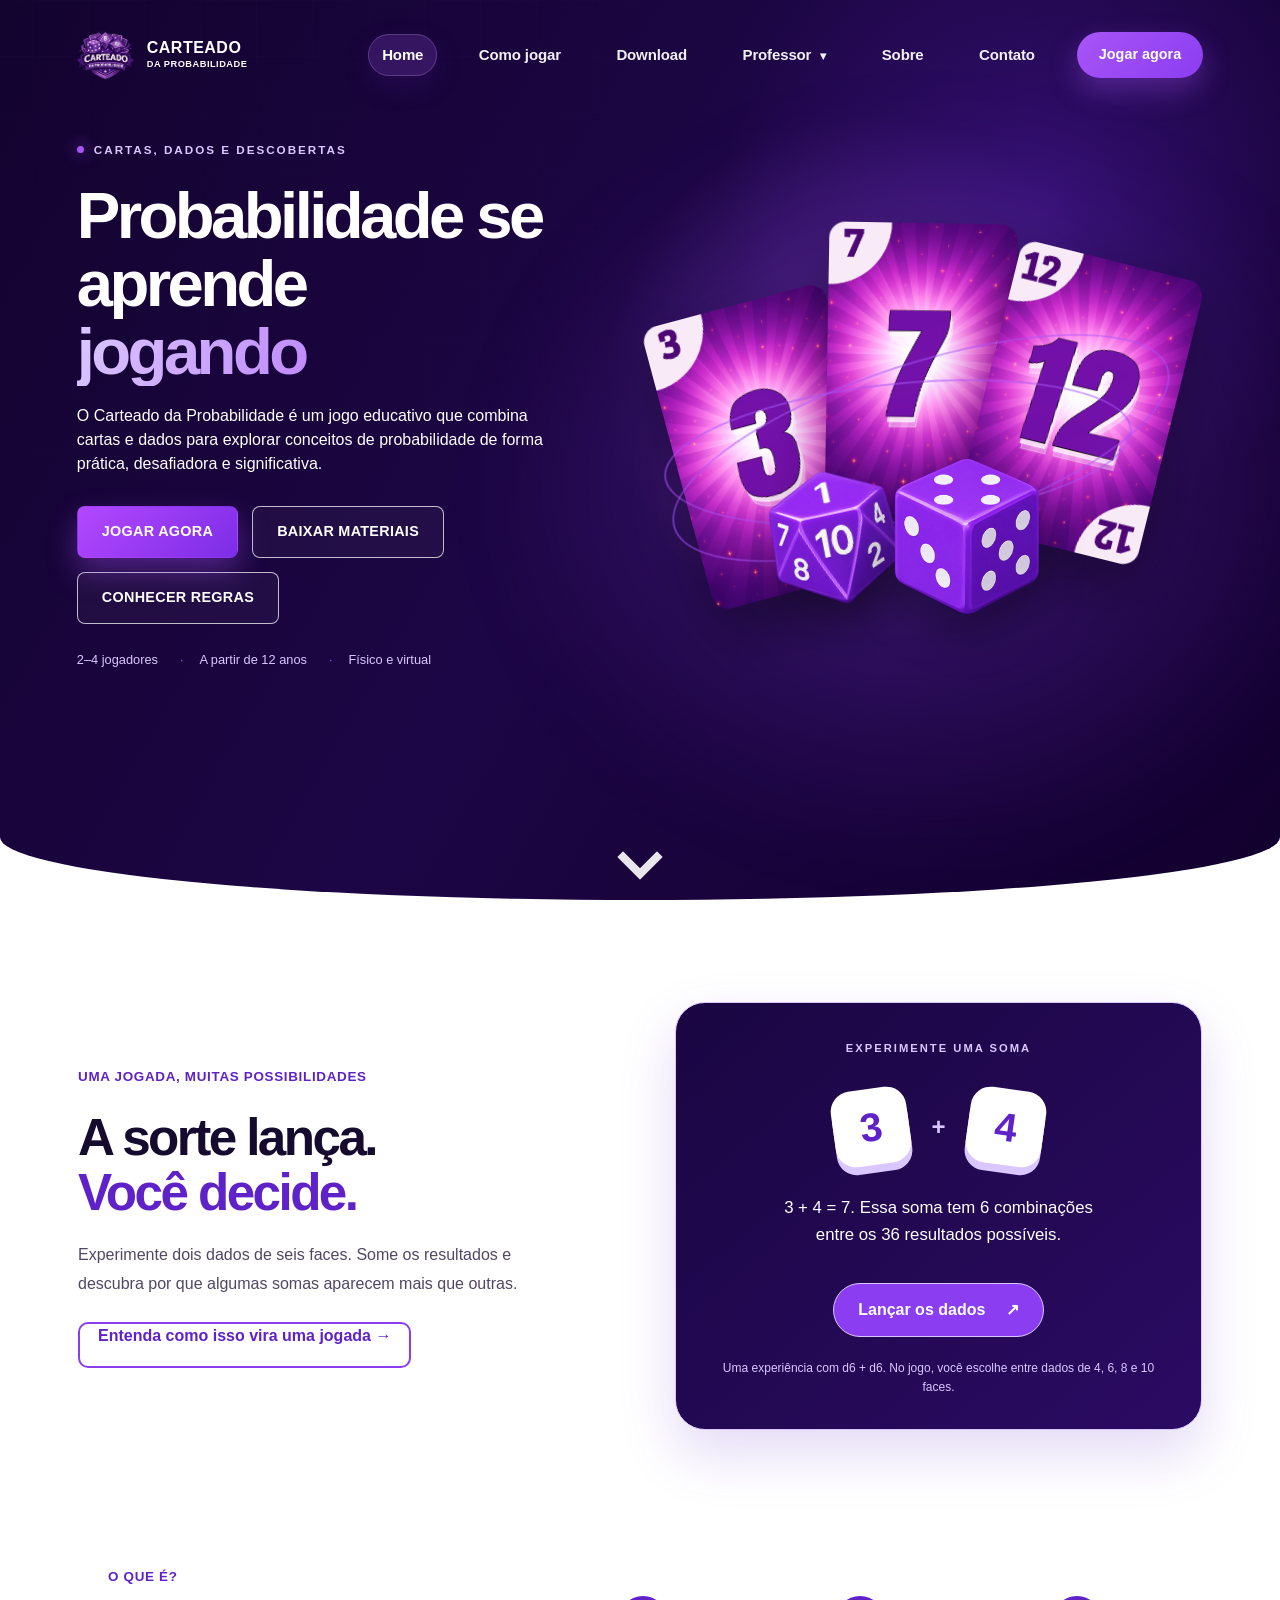
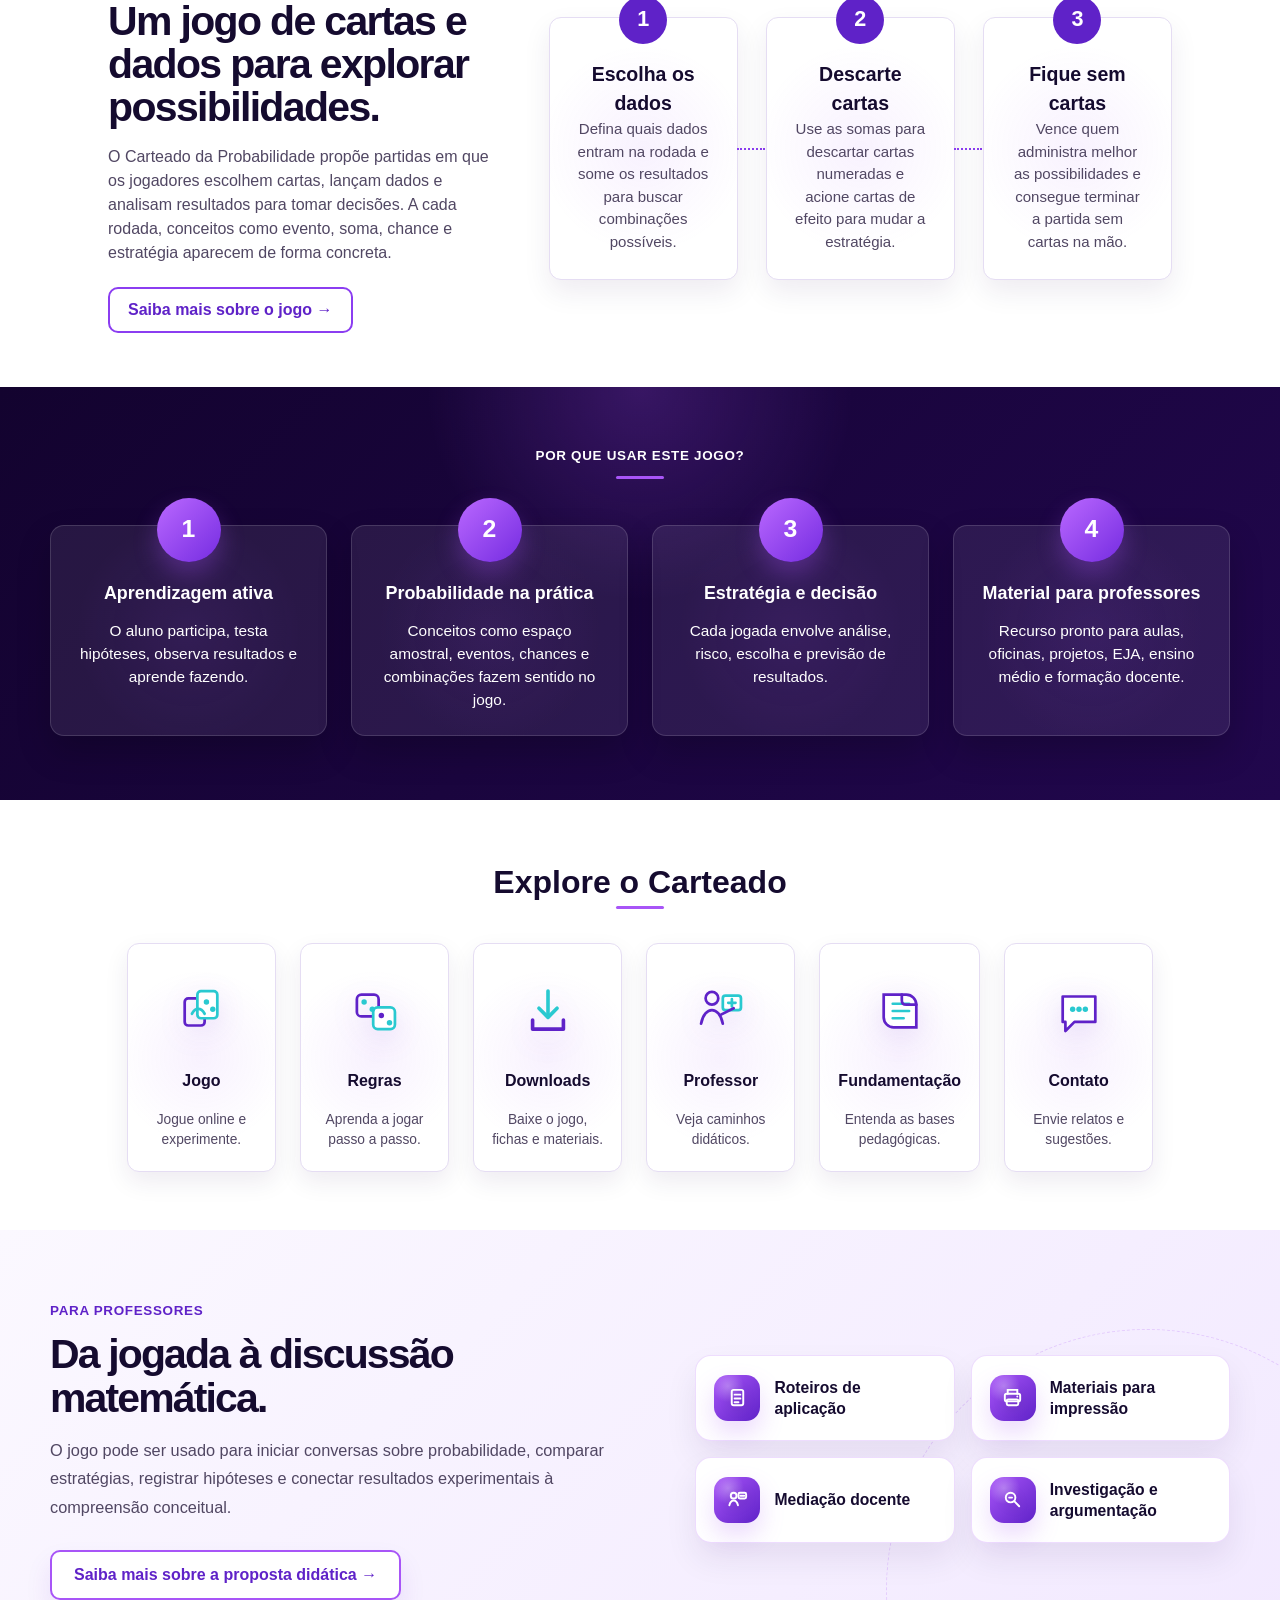
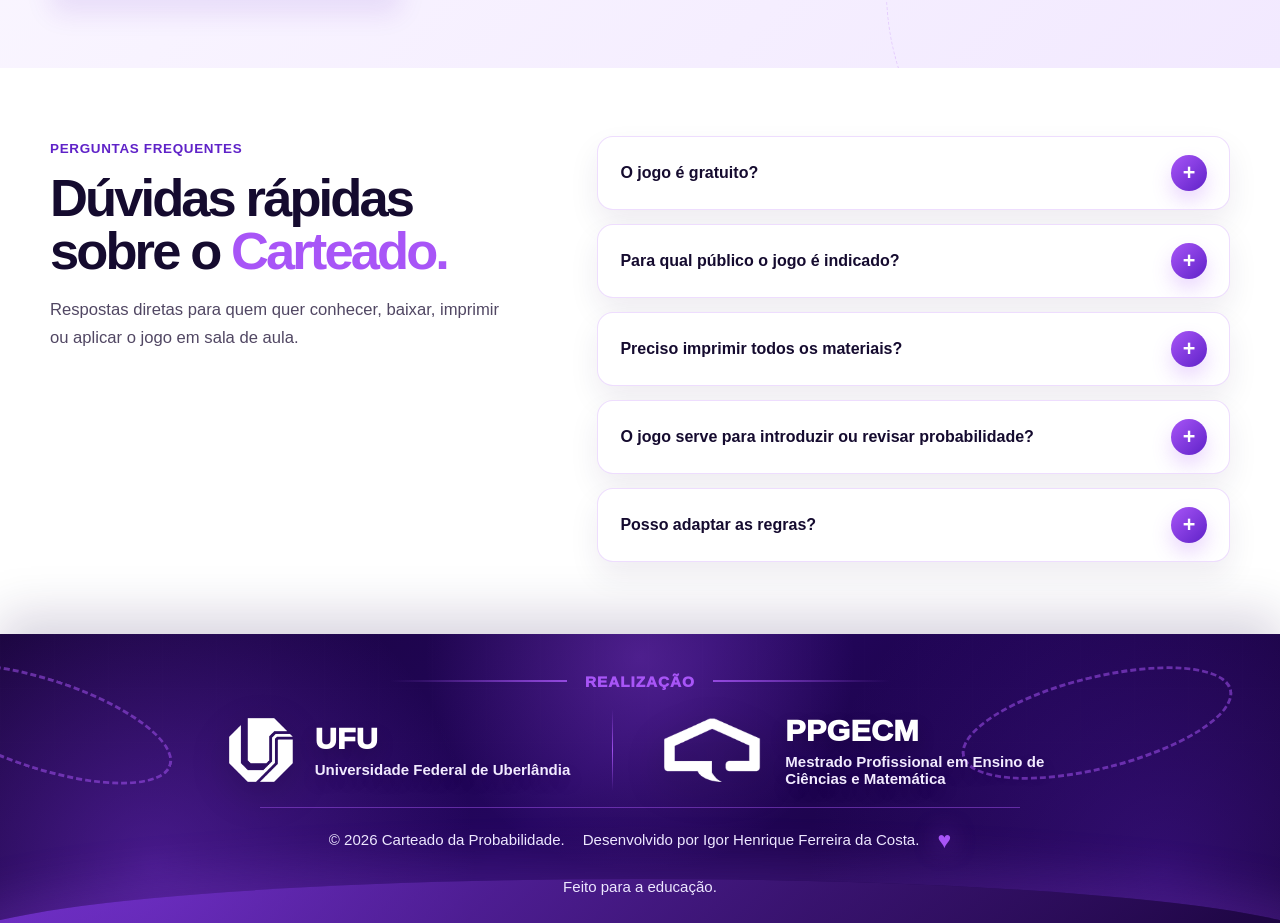
<file: index.html>
<!DOCTYPE html>
<html lang="pt-BR">
<head>
  <meta charset="UTF-8" />
  <meta name="viewport" content="width=device-width, initial-scale=1.0" />
  <meta name="description" content="Carteado da Probabilidade: jogo educativo com cartas e dados para aprender probabilidade por meio de estratégia, análise de possibilidades e tomada de decisão." />
  <meta name="author" content="Igor Henrique Ferreira da Costa" />
  <meta name="theme-color" content="#8b3df1" />
  <meta property="og:type" content="website" />
  <meta property="og:site_name" content="Carteado da Probabilidade" />
  <meta property="og:title" content="Carteado da Probabilidade - Jogo educativo de probabilidade" />
  <meta property="og:description" content="Conheça, baixe e use o Carteado da Probabilidade em aulas, oficinas e projetos de matemática." />
  <meta property="og:image" content="logo/logo.png" />
  <meta property="og:url" content="https://igorhfcosta.github.io/carteado-da-probabilidade/" />
  <meta name="twitter:card" content="summary_large_image" />
  <meta name="twitter:title" content="Carteado da Probabilidade" />
  <meta name="twitter:description" content="Jogo educativo com cartas e dados para aprender probabilidade." />
  <meta name="twitter:image" content="logo/logo.png" />
  <link rel="canonical" href="https://igorhfcosta.github.io/carteado-da-probabilidade/" />
  <link rel="stylesheet" href="menu.css">
  <link rel="stylesheet" href="site.css">
  <link rel="stylesheet" href="index.css">
  <link rel="stylesheet" href="home-mobile-fix.css">
  <link rel="stylesheet" href="home-experience.css">
  <link rel="preload" as="image" href="cards/fronts/number3.png">
  <link rel="preload" as="image" href="cards/fronts/number7.png">
  <link rel="preload" as="image" href="cards/fronts/number12.png">
  <link rel="icon" type="image/ico" href="favicon.ico">
  <link rel="apple-touch-icon" href="logo/logo.png">
  <title>Carteado da Probabilidade - Início</title>
</head>
<body>
  <div id="menu-container"></div>

  <main class="home-page">
    <section class="hero">
      <div class="hero-content">
        <div class="hero-copy">
          <span class="hero-eyebrow">CARTAS, DADOS E DESCOBERTAS</span>
          <h1>Probabilidade se aprende <span>jogando</span></h1>
          <p>
            O Carteado da Probabilidade é um jogo educativo que combina cartas e dados para explorar
            conceitos de probabilidade de forma prática, desafiadora e significativa.
          </p>

          <div class="hero-actions">
            <a class="btn primary" href="simulador.html">Jogar agora</a>
            <a class="btn secondary" href="baixar.html">Baixar materiais</a>
            <a class="btn secondary" href="como-jogar.html">Conhecer regras</a>
          </div>
          <div class="hero-facts"><span>2–4 jogadores</span><span>A partir de 12 anos</span><span>Físico e virtual</span></div>
        </div>

        <div class="hero-visual" aria-hidden="true">
          <div class="card-fan">
            <img class="hero-card card-a" src="cards/fronts/number3.png" alt="">
            <img class="hero-card card-b" src="cards/fronts/number7.png" alt="">
            <img class="hero-card card-c" src="cards/fronts/number12.png" alt="">
          </div>
          <img class="hero-die die-purple" src="dice/d10.png" alt="">
          <img class="hero-die die-white" src="dice/d6.png" alt="">
          <div class="orbit orbit-one"></div>
          <div class="orbit orbit-two"></div>
        </div>
      </div>

      <button class="hero-scroll-cue" type="button" aria-label="Descer para o próximo bloco">
        <span aria-hidden="true"></span>
      </button>
    </section>

    <section class="chance-lab" aria-labelledby="chance-title">
      <div class="chance-copy">
        <span class="section-label">Uma jogada, muitas possibilidades</span>
        <h2 id="chance-title">A sorte lança.<br><span>Você decide.</span></h2>
        <p>Experimente dois dados de seis faces. Some os resultados e descubra por que algumas somas aparecem mais que outras.</p>
        <a class="outline-link" href="como-jogar.html">Entenda como isso vira uma jogada →</a>
      </div>
      <div class="chance-table">
        <span class="chance-caption">EXPERIMENTE UMA SOMA</span>
        <div class="demo-dice" aria-hidden="true"><span data-demo-die>3</span><b>+</b><span data-demo-die>4</span></div>
        <p class="chance-result" role="status" aria-live="polite" aria-atomic="true">3 + 4 = 7. Essa soma tem 6 combinações entre os 36 resultados possíveis.</p>
        <button class="roll-demo" type="button" hidden>Lançar os dados <span aria-hidden="true">↗</span></button>
        <p class="chance-note">Uma experiência com d6 + d6. No jogo, você escolhe entre dados de 4, 6, 8 e 10 faces.</p>
      </div>
    </section>

    <section class="how-section" id="conteudo">
      <div class="how-intro">
        <span class="section-label">O que é?</span>
        <h2>Um jogo de cartas e dados para explorar possibilidades.</h2>
        <p>
          O Carteado da Probabilidade propõe partidas em que os jogadores escolhem cartas, lançam dados
          e analisam resultados para tomar decisões. A cada rodada, conceitos como evento, soma,
          chance e estratégia aparecem de forma concreta.
        </p>
        <a class="outline-link" href="sobre.html">Saiba mais sobre o jogo →</a>
      </div>

      <div class="step-grid">
        <article>
          <span>1</span>
          <h3>Escolha os dados</h3>
          <p>Defina quais dados entram na rodada e some os resultados para buscar combinações possíveis.</p>
        </article>
        <article>
          <span>2</span>
          <h3>Descarte cartas</h3>
          <p>Use as somas para descartar cartas numeradas e acione cartas de efeito para mudar a estratégia.</p>
        </article>
        <article>
          <span>3</span>
          <h3>Fique sem cartas</h3>
          <p>Vence quem administra melhor as possibilidades e consegue terminar a partida sem cartas na mão.</p>
        </article>
      </div>
    </section>

    <section class="benefits-section">
      <div class="section-title center">
        <span class="section-label">Por que usar este jogo?</span>
      </div>

      <div class="benefit-grid">
        <article>
          <span class="benefit-icon">1</span>
          <h3>Aprendizagem ativa</h3>
          <p>O aluno participa, testa hipóteses, observa resultados e aprende fazendo.</p>
        </article>
        <article>
          <span class="benefit-icon">2</span>
          <h3>Probabilidade na prática</h3>
          <p>Conceitos como espaço amostral, eventos, chances e combinações fazem sentido no jogo.</p>
        </article>
        <article>
          <span class="benefit-icon">3</span>
          <h3>Estratégia e decisão</h3>
          <p>Cada jogada envolve análise, risco, escolha e previsão de resultados.</p>
        </article>
        <article>
          <span class="benefit-icon">4</span>
          <h3>Material para professores</h3>
          <p>Recurso pronto para aulas, oficinas, projetos, EJA, ensino médio e formação docente.</p>
        </article>
      </div>
    </section>

    <section class="paths-section">
      <div class="section-title center">
        <h2>Explore o Carteado</h2>
      </div>

      <div class="path-grid">
        <a href="simulador.html" data-card="jogo">
          <span class="path-icon icone-container-jogo" aria-hidden="true">
            <video class="icone-video-jogo" muted loop playsinline preload="metadata">
              <source src="Imagens/icones/icone1.mp4" type="video/mp4">
            </video>
          </span>
          <h3>Jogo</h3>
          <p>Jogue online e experimente.</p>
        </a>
        <a href="como-jogar.html" data-card="regras">
          <span class="path-icon icone-container-animado" aria-hidden="true">
            <video class="icone-video-regras" muted loop playsinline preload="metadata">
              <source src="Imagens/icones/icone2.mp4" type="video/mp4">
            </video>
          </span>
          <h3>Regras</h3>
          <p>Aprenda a jogar passo a passo.</p>
        </a>
        <a href="baixar.html" data-card="downloads">
          <span class="path-icon icone-container-animado" aria-hidden="true">
            <video class="icone-video-downloads" muted loop playsinline preload="metadata">
              <source src="Imagens/icones/icone3.mp4" type="video/mp4">
            </video>
          </span>
          <h3>Downloads</h3>
          <p>Baixe o jogo, fichas e materiais.</p>
        </a>
        <a href="proposta-didatica.html" data-card="professores">
          <span class="path-icon icone-container-animado" aria-hidden="true">
            <video class="icone-video-professores" muted loop playsinline preload="metadata">
              <source src="Imagens/icones/icone4.mp4" type="video/mp4">
            </video>
          </span>
          <h3>Professor</h3>
          <p>Veja caminhos didáticos.</p>
        </a>
        <a href="embasamento-teorico.html" data-card="fundamentacao">
          <span class="path-icon icone-container-animado" aria-hidden="true">
            <video class="icone-video-fundamentacao" muted loop playsinline preload="metadata">
              <source src="Imagens/icones/icone5.mp4" type="video/mp4">
            </video>
          </span>
          <h3>Fundamentação</h3>
          <p>Entenda as bases pedagógicas.</p>
        </a>
        <a href="contato.html" data-card="contato">
          <span class="path-icon icone-container-animado" aria-hidden="true">
            <video class="icone-video-contato" muted loop playsinline preload="metadata">
              <source src="Imagens/icones/icone6.mp4" type="video/mp4">
            </video>
          </span>
          <h3>Contato</h3>
          <p>Envie relatos e sugestões.</p>
        </a>
      </div>
    </section>

    <section class="teacher-section">
      <div class="teacher-copy">
        <span class="section-label">Para professores</span>
        <h2>Da jogada à discussão matemática.</h2>
        <p>
          O jogo pode ser usado para iniciar conversas sobre probabilidade, comparar estratégias,
          registrar hipóteses e conectar resultados experimentais à compreensão conceitual.
        </p>
        <a class="outline-link" href="proposta-didatica.html">Saiba mais sobre a proposta didática →</a>
      </div>

      <div class="teacher-list">
        <div>
          <span>✓</span>
          <p>Roteiros de aplicação</p>
        </div>
        <div>
          <span>✓</span>
          <p>Materiais para impressão</p>
        </div>
        <div>
          <span>✓</span>
          <p>Mediação docente</p>
        </div>
        <div>
          <span>✓</span>
          <p>Investigação e argumentação</p>
        </div>
      </div>
    </section>

    <section class="home-faq" aria-labelledby="home-faq-title">
      <div class="home-faq__inner">
        <div class="home-faq__intro">
          <span class="section-label">Perguntas frequentes</span>
          <h2 id="home-faq-title">Dúvidas rápidas sobre o <span>Carteado.</span></h2>
          <p>Respostas diretas para quem quer conhecer, baixar, imprimir ou aplicar o jogo em sala de aula.</p>
        </div>
        <div class="home-faq__list">
          <details class="home-faq__item">
            <summary>O jogo é gratuito?</summary>
            <p>Sim. Os materiais são disponibilizados para uso educacional, com orientação de citação da autoria do projeto.</p>
          </details>
          <details class="home-faq__item">
            <summary>Para qual público o jogo é indicado?</summary>
            <p>O Carteado pode ser usado especialmente com estudantes dos anos finais do Ensino Fundamental, Ensino Médio, EJA e formação de professores.</p>
          </details>
          <details class="home-faq__item">
            <summary>Preciso imprimir todos os materiais?</summary>
            <p>Para a versão física, recomenda-se imprimir cartas, manual, caixa e dados. Também é possível adaptar os componentes conforme a realidade da escola.</p>
          </details>
          <details class="home-faq__item">
            <summary>O jogo serve para introduzir ou revisar probabilidade?</summary>
            <p>Serve para os dois momentos. Ele pode abrir uma investigação inicial ou ajudar a consolidar conceitos já trabalhados pelo professor.</p>
          </details>
          <details class="home-faq__item">
            <summary>Posso adaptar as regras?</summary>
            <p>Sim. O professor pode ajustar cartas, tempo de partida, quantidade de jogadores e mediações, desde que mantenha o objetivo pedagógico da atividade.</p>
          </details>
        </div>
      </div>
    </section>

    <footer class="site-footer showcase-footer">
      <div class="footer-decoration footer-decoration-left" aria-hidden="true"></div>
      <div class="footer-decoration footer-decoration-right" aria-hidden="true"></div>

      <div class="footer-inner">
        <div class="footer-realization">
          <span class="footer-line" aria-hidden="true"></span>
          <span class="footer-label">Realização</span>
          <span class="footer-line" aria-hidden="true"></span>
        </div>

        <div class="footer-logos">
          <a class="footer-logo-block" href="https://ufu.br/" target="_blank" rel="noopener" aria-label="Acessar site da Universidade Federal de Uberlândia">
            <img src="Imagens/logoufu.png" alt="Logo da Universidade Federal de Uberlândia">
            <div>
              <strong>UFU</strong>
              <span>Universidade Federal de Uberlândia</span>
            </div>
          </a>
          <span class="footer-divider" aria-hidden="true"></span>
          <a class="footer-logo-block" href="https://www.ppgecm.ufu.br/" target="_blank" rel="noopener" aria-label="Acessar site do Programa de Pós-Graduação em Ensino de Ciências e Matemática">
            <img src="Imagens/logoppgecm.png" alt="Logo do Programa de Pós-Graduação em Ensino de Ciências e Matemática">
            <div>
              <strong>PPGECM</strong>
              <span>Mestrado Profissional em Ensino de Ciências e Matemática</span>
            </div>
          </a>
        </div>

        <div class="footer-bottom">
          <span>© 2026 Carteado da Probabilidade.</span>
          <span>Desenvolvido por Igor Henrique Ferreira da Costa.</span>
          <span class="heart" aria-hidden="true">♥</span>
          <span>Feito para a educação.</span>
        </div>
      </div>
    </footer>
  </main>

  <button class="back-to-top" type="button" aria-label="Voltar ao topo">
    <svg viewBox="0 0 44 44" aria-hidden="true">
      <circle class="progress-bg" cx="22" cy="22" r="18"></circle>
      <circle class="progress-bar" cx="22" cy="22" r="18"></circle>
    </svg>
    <span class="arrow">↑</span>
  </button>

  <script src="menu.js"></script>
  <script src="home-experience.js"></script>
</body>
</html>
</file>
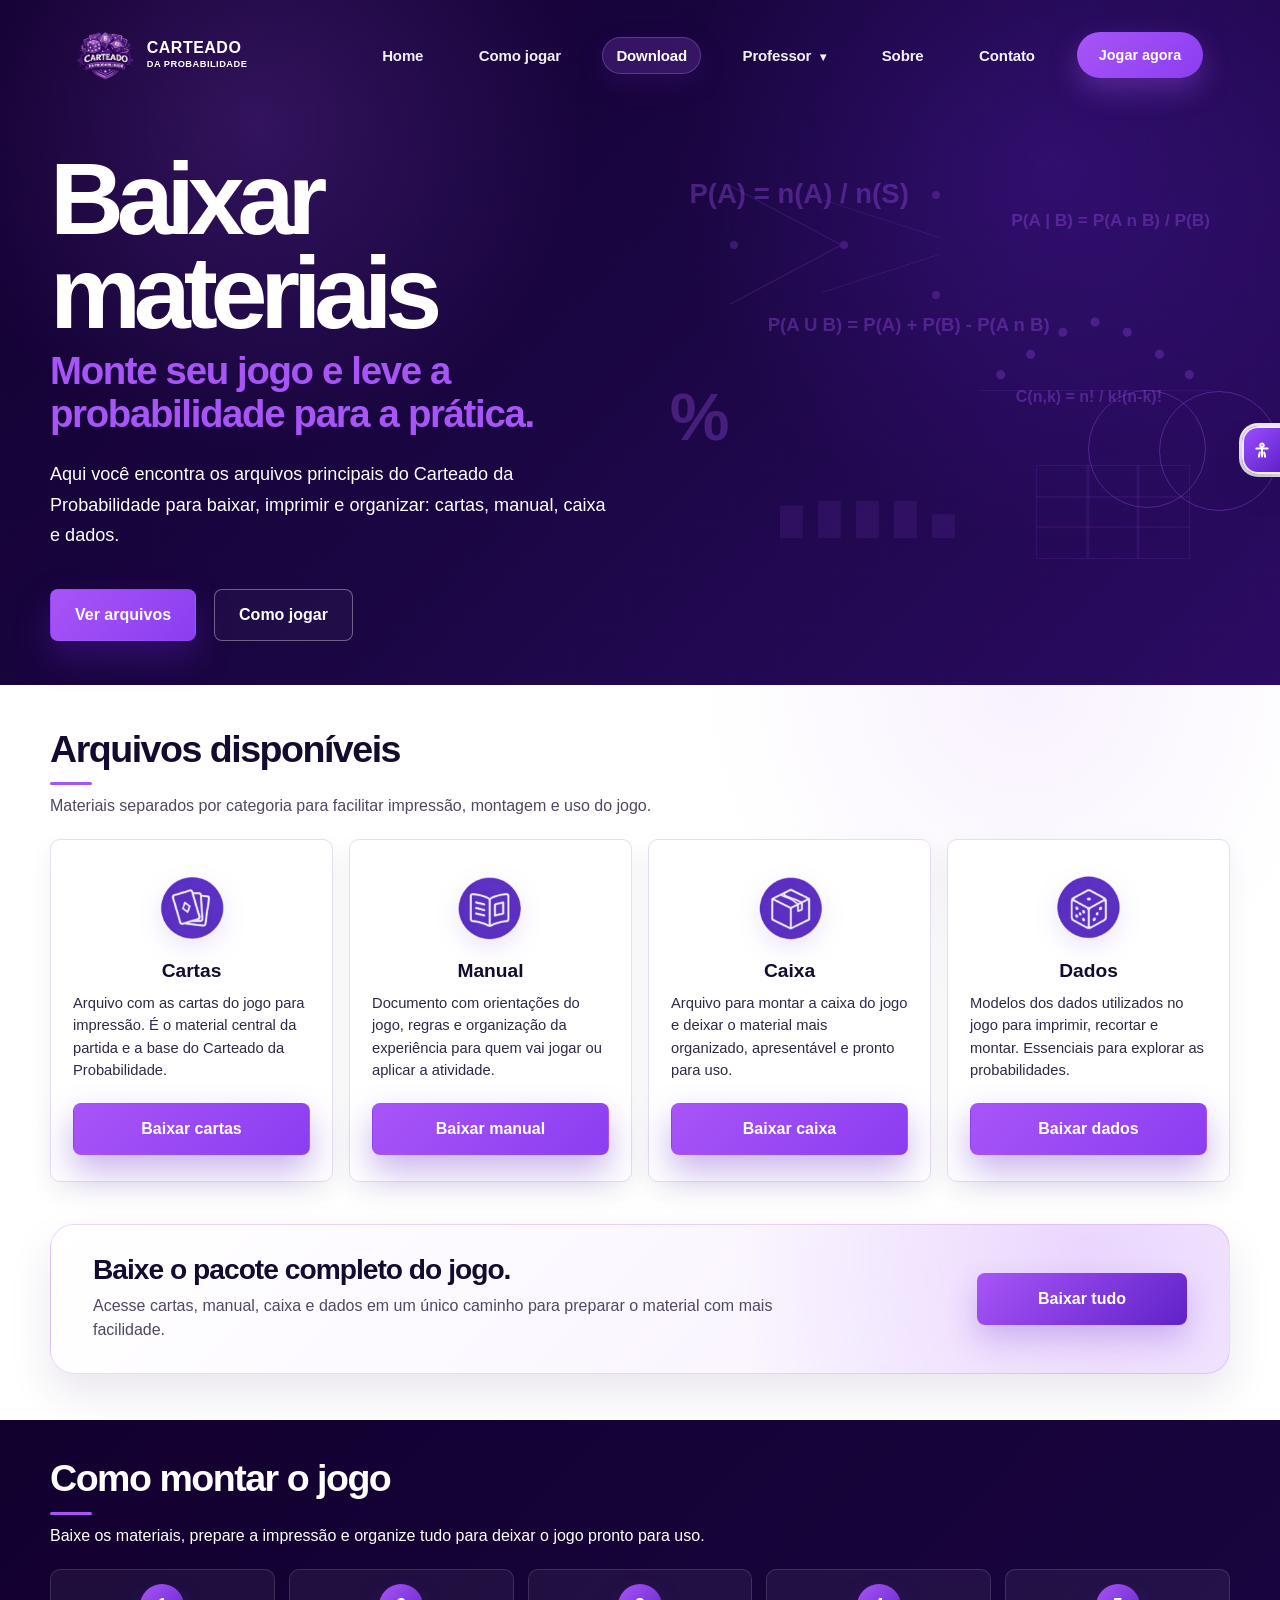
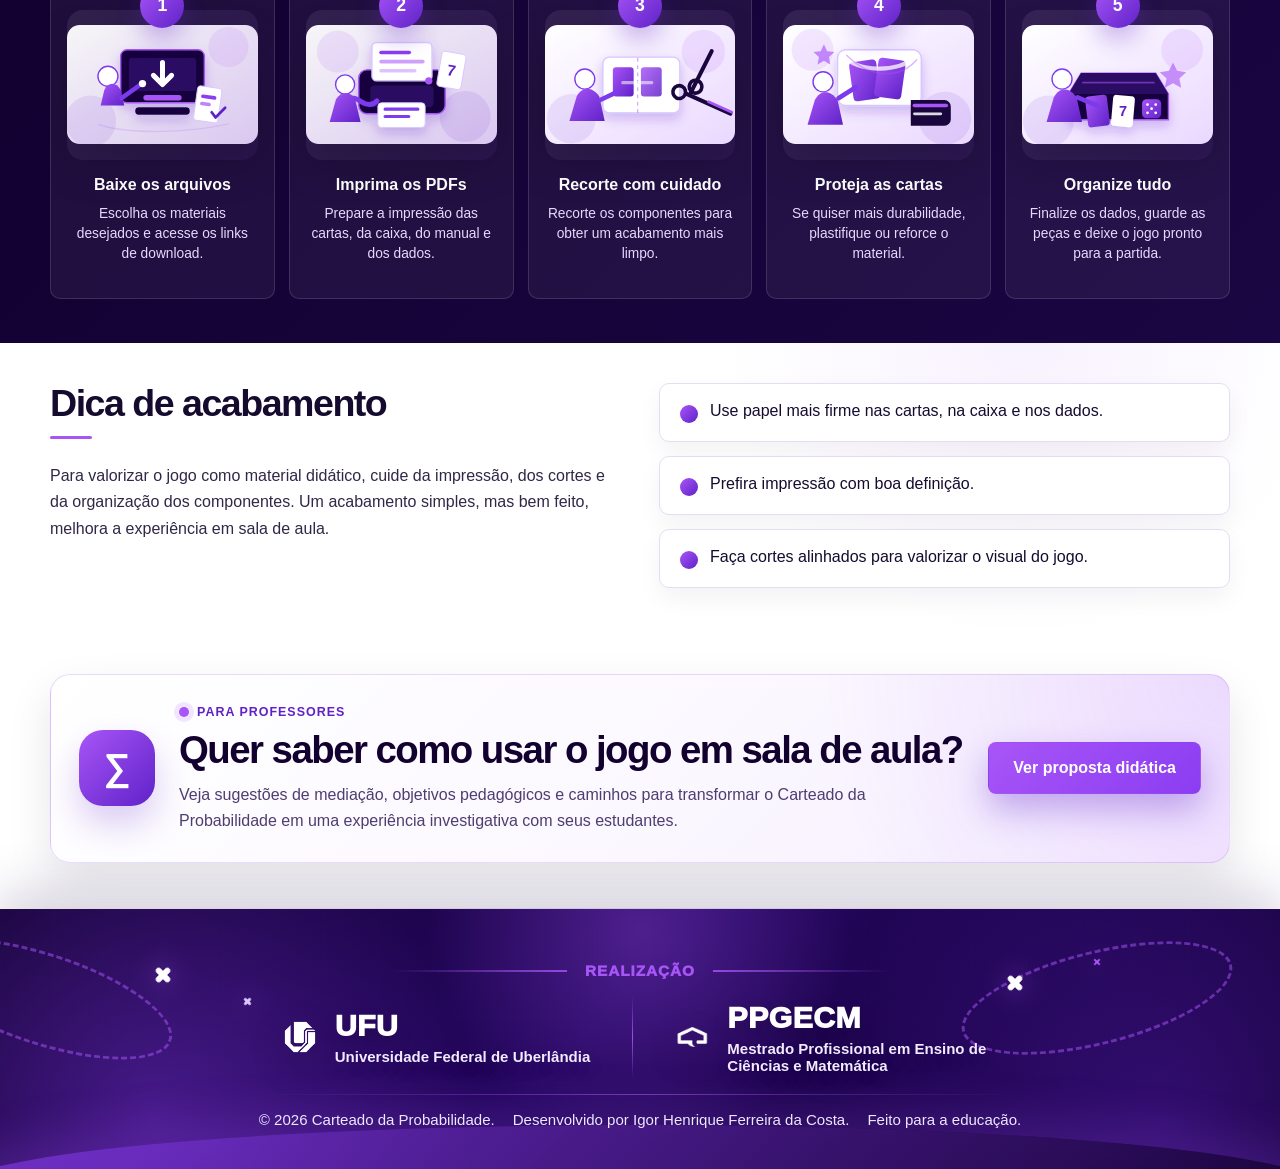
<file: baixar.html>
<!DOCTYPE html>
<html lang="pt-BR">
<head>
  <meta charset="UTF-8" />
  <meta name="viewport" content="width=device-width, initial-scale=1.0" />
  <meta name="description" content="Baixe cartas, manual, caixa e dados do Carteado da Probabilidade para imprimir, montar e usar em sala de aula." />
  <link rel="stylesheet" href="menu.css">
  <link rel="stylesheet" href="site.css">
  <link rel="stylesheet" href="baixar.css">
  <link rel="stylesheet" href="baixar-montagem.css">
  <link rel="stylesheet" href="baixar-professor-cta.css">
  <link rel="icon" type="image/ico" href="favicon.ico">
  <title>Download - Carteado da Probabilidade</title>
</head>

<body class="download-page">
<div id="menu-container"></div>

<main>
  <section class="download-hero">
    <div class="download-hero-bg" aria-hidden="true">
      <span class="formula f1">P(A) = n(A) / n(S)</span>
      <span class="formula f2">P(A U B) = P(A) + P(B) - P(A n B)</span>
      <span class="formula f3">P(A | B) = P(A n B) / P(B)</span>
      <span class="formula f4">C(n,k) = n! / k!(n-k)!</span>
      <span class="math-shape bars"></span>
      <span class="math-shape venn"></span>
      <span class="math-shape distribution"></span>
      <span class="math-shape probability-tree"></span>
      <span class="math-shape sample-space"></span>
      <span class="math-shape percent">%</span>
    </div>

    <div class="page-shell download-hero-inner">
      <div class="download-hero-copy">
        <h1>Baixar materiais</h1>
        <p class="hero-lead">Monte seu jogo e leve a probabilidade para a prática.</p>
        <p class="hero-text">
          Aqui você encontra os arquivos principais do Carteado da Probabilidade para baixar,
          imprimir e organizar: cartas, manual, caixa e dados.
        </p>
        <div class="download-actions hero-buttons">
          <a class="download-btn primary" href="#downloads">Ver arquivos</a>
          <a class="download-btn secondary" href="como-jogar.html">Como jogar</a>
        </div>
      </div>
    </div>
  </section>

  <section class="files-section light-section" id="downloads">
    <div class="page-shell">
      <div class="section-heading">
        <h2>Arquivos disponíveis</h2>
        <p>Materiais separados por categoria para facilitar impressão, montagem e uso do jogo.</p>
      </div>

      <div class="files-grid">
        <article>
          <span class="file-icon">
            <img src="Imagens/imagem23.png" alt="" aria-hidden="true">
          </span>
          <h3>Cartas</h3>
          <p>Arquivo com as cartas do jogo para impressão. É o material central da partida e a base do Carteado da Probabilidade.</p>
          <a class="download-btn primary" href="https://drive.usercontent.google.com/download?id=1pE326K9vSx0gH1PVCgOHFmuyVxTaIgno&amp;export=download&amp;authuser=0&amp;confirm=t&amp;uuid=b0008668-f81d-40a2-87ce-ddba5ae3b1de&amp;at=AAINaIK_RF3QWo1g_pcctdr7kVuR:1782255076027">Baixar cartas</a>
        </article>

        <article>
          <span class="file-icon">
            <img src="Imagens/imagem24.png" alt="" aria-hidden="true">
          </span>
          <h3>Manual</h3>
          <p>Documento com orientações do jogo, regras e organização da experiência para quem vai jogar ou aplicar a atividade.</p>
          <a class="download-btn primary" href="https://drive.usercontent.google.com/download?id=10_w0dW7kDF4_xs-i2SSDNHizKfof9uDy&amp;export=download&amp;authuser=0&amp;confirm=t&amp;uuid=e8a8f906-b3a3-4ed6-8c63-e9af0caa9d7a&amp;at=AAINaIL7y8vWWSdgORoq0W6YpnuA:1782255377663">Baixar manual</a>
        </article>

        <article>
          <span class="file-icon">
            <img src="Imagens/imagem25.png" alt="" aria-hidden="true">
          </span>
          <h3>Caixa</h3>
          <p>Arquivo para montar a caixa do jogo e deixar o material mais organizado, apresentável e pronto para uso.</p>
          <a class="download-btn primary" href="https://drive.usercontent.google.com/download?id=19PIZiG72jK4UBEsvE9yQRYb_52Svesmj&amp;export=download&amp;authuser=0&amp;confirm=t&amp;uuid=ada187e6-6a38-4929-a96f-1baf83d082f5&amp;at=AAINaILRpaFNckaHLT8aIiiLAXX-:1782255223012">Baixar caixa</a>
        </article>

        <article>
          <span class="file-icon">
            <img src="Imagens/imagem26.png" alt="" aria-hidden="true">
          </span>
          <h3>Dados</h3>
          <p>Modelos dos dados utilizados no jogo para imprimir, recortar e montar. Essenciais para explorar as probabilidades.</p>
          <a class="download-btn primary" href="https://drive.usercontent.google.com/download?id=1G3-5eFMcqzF5Q1qzT8xSCQ8jxR9P8mnJ&amp;export=download&amp;authuser=0&amp;confirm=t&amp;uuid=472525f2-b46e-467f-b06e-38d337198d82&amp;at=AAINaIIAKKWOZ_3DxY4-uArqwVpl:1782255386588">Baixar dados</a>
        </article>
      </div>
    </div>
  </section>

  <section class="assembly-section">
    <div class="page-shell">
      <div class="section-heading dark">
        <h2>Como montar o jogo</h2>
        <p>Baixe os materiais, prepare a impressão e organize tudo para deixar o jogo pronto para uso.</p>
      </div>

      <div class="assembly-grid">
        <article>
          <span class="assembly-number">1</span>
          <div class="assembly-visual">
            <img src="Imagens/montagem-baixar.svg" alt="Pessoa baixando os arquivos do jogo no computador">
          </div>
          <h3>Baixe os arquivos</h3>
          <p>Escolha os materiais desejados e acesse os links de download.</p>
        </article>
        <article>
          <span class="assembly-number">2</span>
          <div class="assembly-visual">
            <img src="Imagens/montagem-imprimir.svg" alt="Impressora imprimindo os PDFs do Carteado da Probabilidade">
          </div>
          <h3>Imprima os PDFs</h3>
          <p>Prepare a impressão das cartas, da caixa, do manual e dos dados.</p>
        </article>
        <article>
          <span class="assembly-number">3</span>
          <div class="assembly-visual">
            <img src="Imagens/montagem-recortar.svg" alt="Pessoa recortando os componentes impressos do jogo">
          </div>
          <h3>Recorte com cuidado</h3>
          <p>Recorte os componentes para obter um acabamento mais limpo.</p>
        </article>
        <article>
          <span class="assembly-number">4</span>
          <div class="assembly-visual">
            <img src="Imagens/montagem-proteger.svg" alt="Pessoa protegendo e plastificando as cartas do jogo">
          </div>
          <h3>Proteja as cartas</h3>
          <p>Se quiser mais durabilidade, plastifique ou reforce o material.</p>
        </article>
        <article>
          <span class="assembly-number">5</span>
          <div class="assembly-visual">
            <img src="Imagens/montagem-organizar.svg" alt="Pessoa organizando cartas, dados e caixa do jogo">
          </div>
          <h3>Organize tudo</h3>
          <p>Finalize os dados, guarde as peças e deixe o jogo pronto para a partida.</p>
        </article>
      </div>
    </div>
  </section>

  <section class="tips-section light-section">
    <div class="page-shell tips-layout">
      <div>
        <div class="section-heading">
          <h2>Dica de acabamento</h2>
        </div>
        <p>
          Para valorizar o jogo como material didático, cuide da impressão, dos cortes e da organização dos componentes.
          Um acabamento simples, mas bem feito, melhora a experiência em sala de aula.
        </p>
      </div>

      <div class="tips-list">
        <span>Use papel mais firme nas cartas, na caixa e nos dados.</span>
        <span>Prefira impressão com boa definição.</span>
        <span>Faça cortes alinhados para valorizar o visual do jogo.</span>
      </div>
    </div>
  </section>

  <section class="teacher-cta-section" aria-labelledby="teacher-cta-title">
    <div class="page-shell teacher-cta-card">
      <div class="teacher-cta-icon" aria-hidden="true">
        <span>∑</span>
      </div>
      <div class="teacher-cta-copy">
        <span class="teacher-cta-kicker">Para professores</span>
        <h2 id="teacher-cta-title">Quer saber como usar o jogo em sala de aula?</h2>
        <p>
          Veja sugestões de mediação, objetivos pedagógicos e caminhos para transformar o Carteado da Probabilidade
          em uma experiência investigativa com seus estudantes.
        </p>
      </div>
      <a class="download-btn primary teacher-cta-button" href="proposta-didatica.html">Ver proposta didática</a>
    </div>
  </section>

  <footer class="home-footer realizacao-footer">
    <span class="footer-orbit left" aria-hidden="true"></span>
    <span class="footer-orbit right" aria-hidden="true"></span>
    <span class="footer-sparkle one" aria-hidden="true"></span>
    <span class="footer-sparkle two" aria-hidden="true"></span>
    <span class="footer-sparkle three" aria-hidden="true"></span>
    <span class="footer-sparkle four" aria-hidden="true"></span>

    <div class="realizacao-label">Realização</div>
    <div class="footer-logos" aria-label="Realização do projeto">
      <div class="footer-logo-block">
        <img src="Imagens/logoufu.png" alt="Universidade Federal de Uberlândia">
        <div class="footer-logo-text">
          <strong>UFU</strong>
          <span>Universidade Federal de Uberlândia</span>
        </div>
      </div>
      <span class="footer-divider" aria-hidden="true"></span>
      <div class="footer-logo-block">
        <img src="Imagens/logoppgecm.png" alt="PPGECM - Mestrado Profissional em Ensino de Ciências e Matemática">
        <div class="footer-logo-text">
          <strong>PPGECM</strong>
          <span>Mestrado Profissional em Ensino de Ciências e Matemática</span>
        </div>
      </div>
    </div>
    <span class="footer-bottom-line" aria-hidden="true"></span>
    <div class="footer-credit">
      <span>© 2026 Carteado da Probabilidade.</span>
      <span>Desenvolvido por Igor Henrique Ferreira da Costa.</span>
      <span>Feito para a educação.</span>
    </div>
  </footer>
</main>

<button id="backToTop" class="back-to-top" aria-label="Voltar ao topo">
  <svg width="44" height="44" viewBox="0 0 44 44">
    <circle class="progress-bg" cx="22" cy="22" r="18" />
    <circle class="progress-bar" cx="22" cy="22" r="18" />
  </svg>
  <span class="arrow">↑</span>
</button>

<script src="menu.js"></script>
<script src="site-animations.js"></script>
<script>
  document.addEventListener('click', (event) => {
    const openAllButton = event.target.closest('[data-open-all-materials]');
    if (!openAllButton) return;
    event.preventDefault();
    event.stopImmediatePropagation();
    window.location.href = 'https://takeout-download-drive.usercontent.google.com/download/Carteado%20da%20probabilidade%20-%20pacote%20completo%20-20260623T225857Z-3-001.zip?j=54c6bde8-a8f9-4b88-8193-e48d048aa4c1&i=0&user=214897296108&authuser=0';
  }, true);
</script>
</body>
</html>
</file>
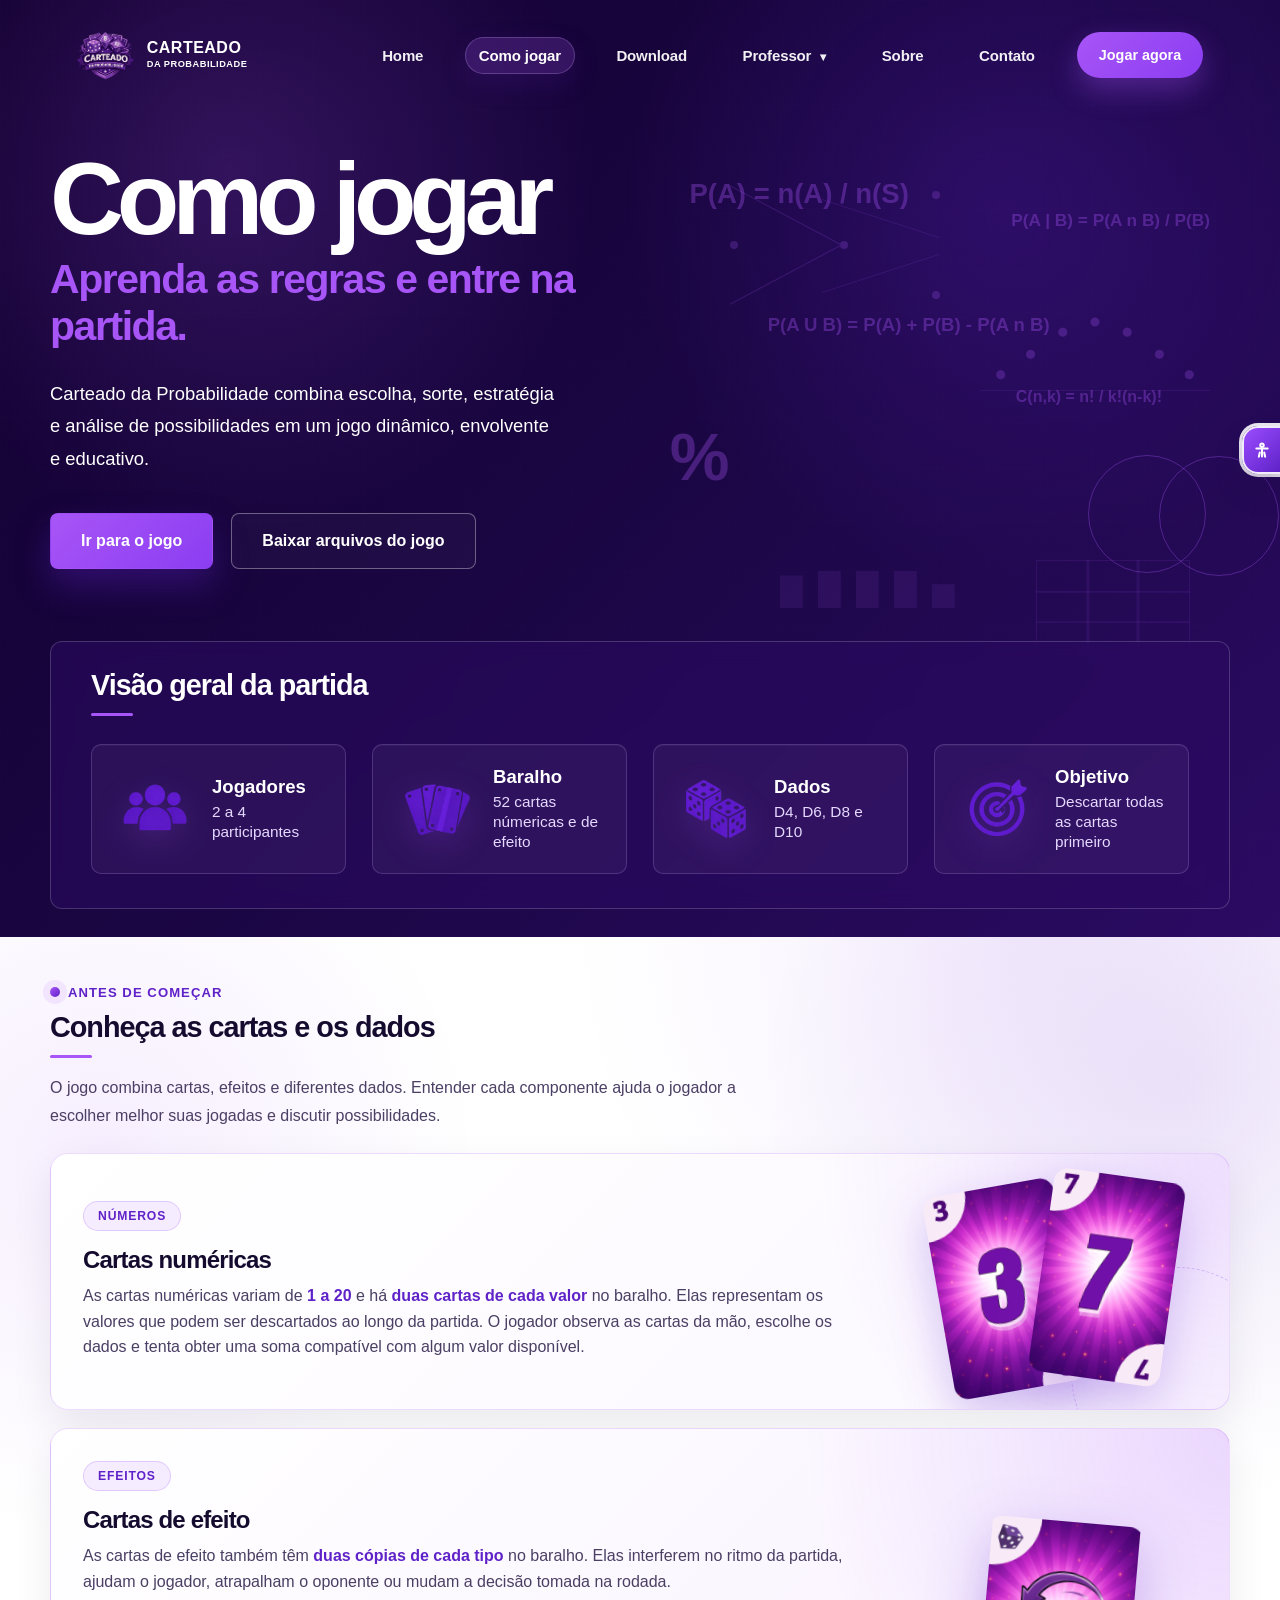
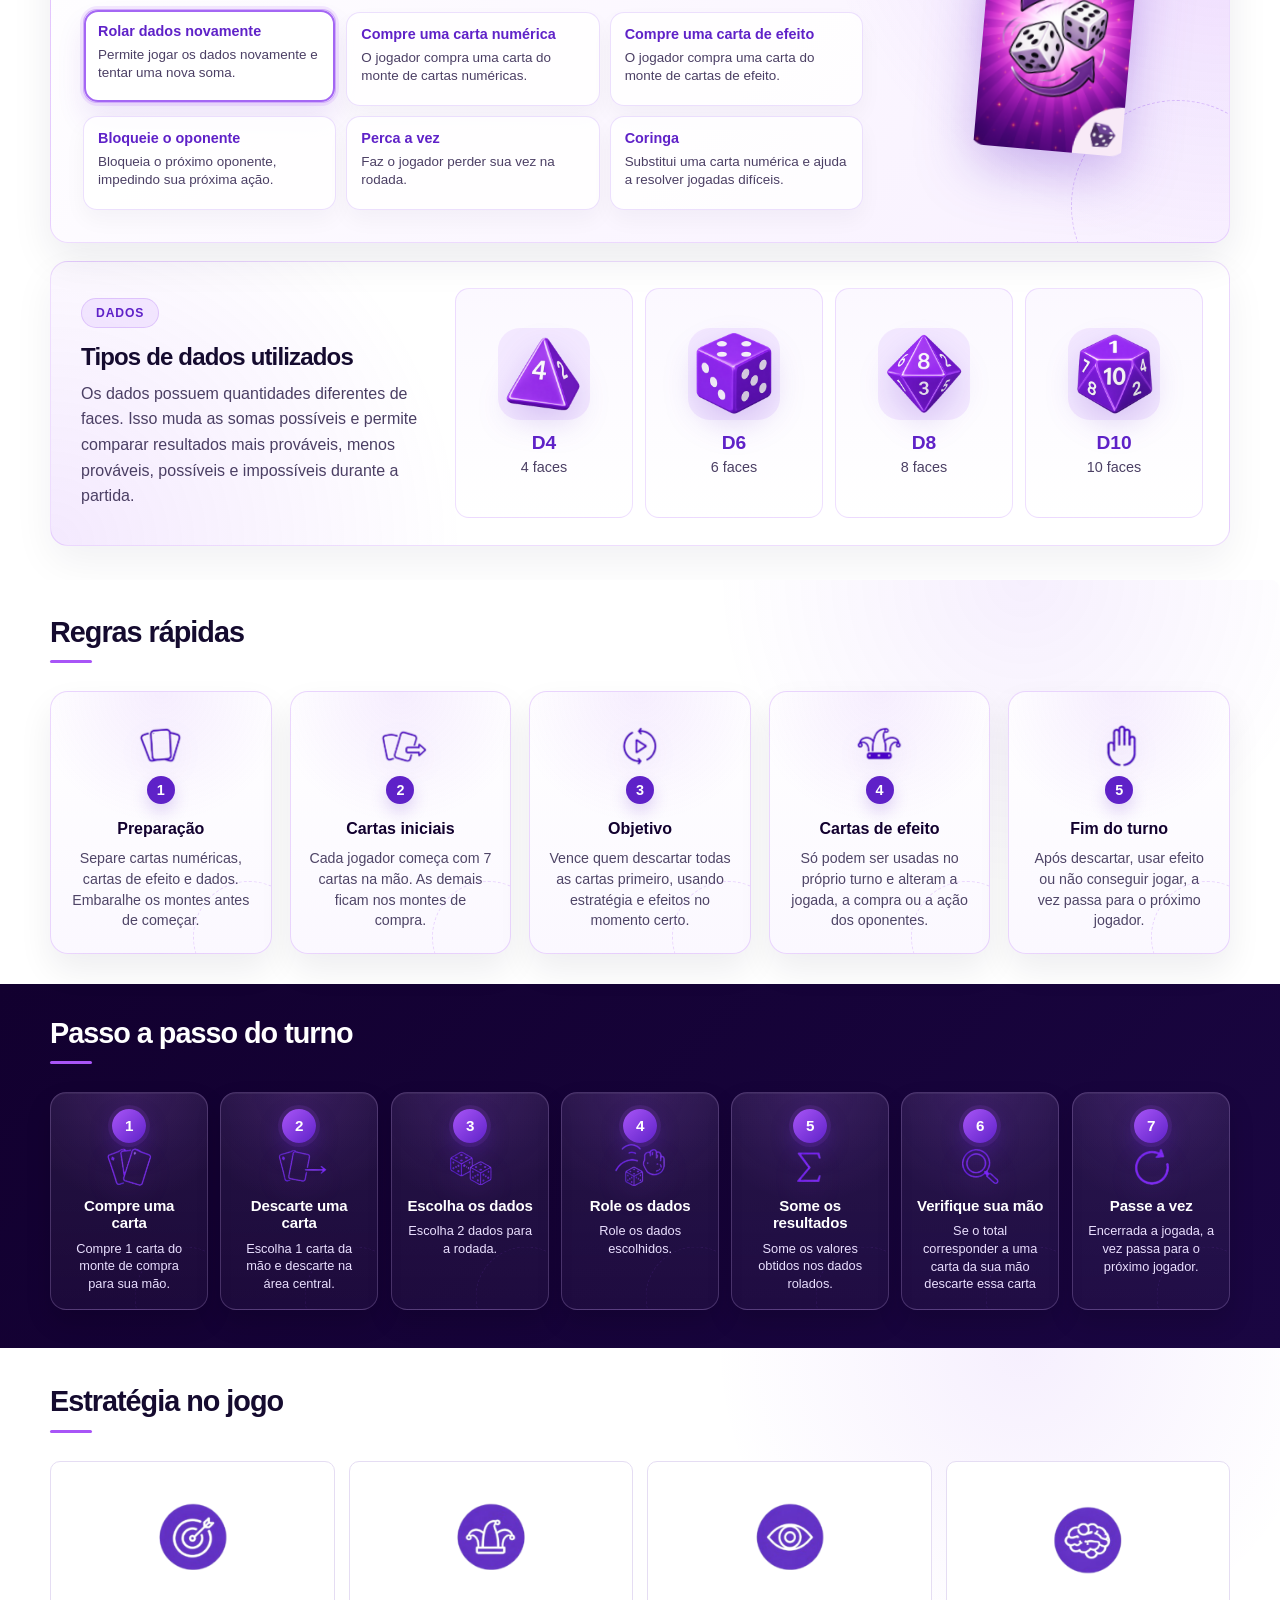
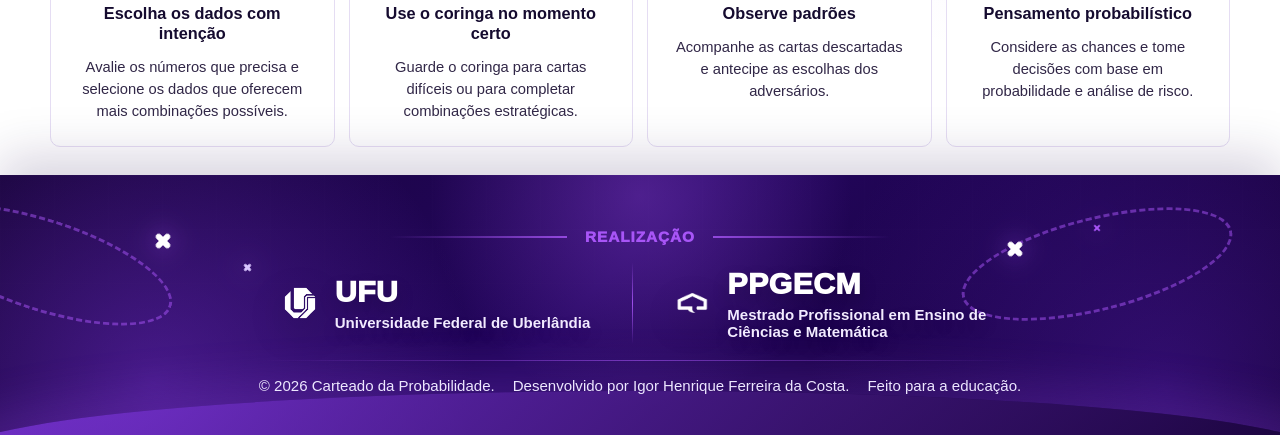
<file: como-jogar.html>
<!DOCTYPE html>
<html lang="pt-BR">
<head>
  <meta charset="UTF-8" />
  <meta name="viewport" content="width=device-width, initial-scale=1.0" />
  <meta name="description" content="Aprenda como jogar o Carteado da Probabilidade: regras rápidas, passo a passo da jogada e estratégias para usar cartas e dados." />
  <link rel="stylesheet" href="menu.css">
  <link rel="stylesheet" href="site.css">
  <link rel="stylesheet" href="como-jogar.css">
  <link rel="stylesheet" href="como-jogar-componentes.css">
  <link rel="stylesheet" href="como-jogar-turno-ajustes.css">
  <link rel="icon" type="image/ico" href="favicon.ico">
  <title>Como jogar - Carteado da Probabilidade</title>
</head>

<body class="rules-page">
<div id="menu-container"></div>

<main>
  <section class="rules-hero">
    <div class="rules-hero-bg" aria-hidden="true">
      <span class="formula f1">P(A) = n(A) / n(S)</span>
      <span class="formula f2">P(A U B) = P(A) + P(B) - P(A n B)</span>
      <span class="formula f3">P(A | B) = P(A n B) / P(B)</span>
      <span class="formula f4">C(n,k) = n! / k!(n-k)!</span>
      <span class="math-shape bars"></span>
      <span class="math-shape venn"></span>
      <span class="math-shape distribution"></span>
      <span class="math-shape probability-tree"></span>
      <span class="math-shape sample-space"></span>
      <span class="math-shape percent">%</span>
    </div>

    <div class="rules-hero-inner">
      <div class="rules-hero-copy">
        <h1>Como jogar</h1>
        <p class="hero-lead">Aprenda as regras e entre na partida.</p>
        <p class="hero-text">
          Carteado da Probabilidade combina escolha, sorte, estratégia e análise de possibilidades
          em um jogo dinâmico, envolvente e educativo.
        </p>
        <div class="rules-actions">
          <a class="rules-btn primary" href="simulador.html">Ir para o jogo</a>
          <a class="rules-btn secondary" href="baixar.html">Baixar arquivos do jogo</a>
        </div>
      </div>

      <section class="overview-panel" aria-labelledby="overview-title">
        <h2 id="overview-title">Visão geral da partida</h2>
        <div class="overview-grid">
          <article>
            <span class="overview-icon">
              <img src="Imagens/imagem1.png" alt="" aria-hidden="true">
            </span>
            <div>
              <h3>Jogadores</h3>
              <p>2 a 4 participantes</p>
            </div>
          </article>
          <article>
            <span class="overview-icon">
              <img src="Imagens/imagem2.png" alt="" aria-hidden="true">
            </span>
            <div>
              <h3>Baralho</h3>
              <p>52 cartas númericas e de efeito</p>
            </div>
          </article>
          <article>
            <span class="overview-icon">
              <img src="Imagens/imagem3.png" alt="" aria-hidden="true">
            </span>
            <div>
              <h3>Dados</h3>
              <p>D4, D6, D8 e D10</p>
            </div>
          </article>
          <article>
            <span class="overview-icon">
              <img src="Imagens/imagem4.png" alt="" aria-hidden="true">
            </span>
            <div>
              <h3>Objetivo</h3>
              <p>Descartar todas as cartas primeiro</p>
            </div>
          </article>
        </div>
      </section>
    </div>
  </section>

  <section class="components-section light-section" aria-labelledby="components-title">
    <div class="page-shell">
      <div class="section-heading components-heading">
        <span class="section-kicker">Antes de começar</span>
        <h2 id="components-title">Conheça as cartas e os dados</h2>
        <p>O jogo combina cartas, efeitos e diferentes dados. Entender cada componente ajuda o jogador a escolher melhor suas jogadas e discutir possibilidades.</p>
      </div>

      <div class="components-layout">
        <article class="component-card component-card-featured numeric-card">
          <div class="component-copy">
            <span class="component-tag">Números</span>
            <h3>Cartas numéricas</h3>
            <p>
              As cartas numéricas variam de <strong>1 a 20</strong> e há <strong>duas cartas de cada valor</strong> no baralho.
              Elas representam os valores que podem ser descartados ao longo da partida. O jogador observa as cartas da mão,
              escolhe os dados e tenta obter uma soma compatível com algum valor disponível.
            </p>
          </div>
          <div class="component-visual card-visual" aria-label="Exemplos de cartas numéricas">
            <div class="card-fan numeric-fan">
              <img class="fan-card fan-card-left" src="cards/fronts/number3.png" alt="Carta numérica 3 do Carteado da Probabilidade" onerror="this.hidden=true;">
              <img class="fan-card fan-card-center" src="cards/fronts/number7.png" alt="Carta numérica 7 do Carteado da Probabilidade" onerror="this.hidden=true; this.closest('.component-visual').classList.add('image-fallback');">
            </div>
            <span class="fallback-card">7</span>
          </div>
        </article>

        <article class="component-card component-card-featured effect-card">
          <div class="component-copy effect-copy">
            <span class="component-tag">Efeitos</span>
            <h3>Cartas de efeito</h3>
            <p>
              As cartas de efeito também têm <strong>duas cópias de cada tipo</strong> no baralho. Elas interferem no ritmo da partida,
              ajudam o jogador, atrapalham o oponente ou mudam a decisão tomada na rodada.
            </p>

            <div class="effect-list" aria-label="Função das cartas de efeito">
              <article class="effect-option is-active" tabindex="0" data-card="cards/fronts/reroll.png" data-alt="Carta Rolar dados novamente do Carteado da Probabilidade">
                <strong>Rolar dados novamente</strong>
                <span>Permite jogar os dados novamente e tentar uma nova soma.</span>
              </article>
              <article class="effect-option" tabindex="0" data-card="cards/fronts/draw-number.png" data-alt="Carta Compre uma carta numérica do Carteado da Probabilidade">
                <strong>Compre uma carta numérica</strong>
                <span>O jogador compra uma carta do monte de cartas numéricas.</span>
              </article>
              <article class="effect-option" tabindex="0" data-card="cards/fronts/effect-trigger.png" data-alt="Carta Compre uma carta de efeito do Carteado da Probabilidade">
                <strong>Compre uma carta de efeito</strong>
                <span>O jogador compra uma carta do monte de cartas de efeito.</span>
              </article>
              <article class="effect-option" tabindex="0" data-card="cards/fronts/block-opponent.png" data-alt="Carta Bloqueie o oponente do Carteado da Probabilidade">
                <strong>Bloqueie o oponente</strong>
                <span>Bloqueia o próximo oponente, impedindo sua próxima ação.</span>
              </article>
              <article class="effect-option" tabindex="0" data-card="cards/fronts/lose-turn.png" data-alt="Carta Perca a vez do Carteado da Probabilidade">
                <strong>Perca a vez</strong>
                <span>Faz o jogador perder sua vez na rodada.</span>
              </article>
              <article class="effect-option" tabindex="0" data-card="cards/fronts/joker.png" data-alt="Carta Coringa do Carteado da Probabilidade">
                <strong>Coringa</strong>
                <span>Substitui uma carta numérica e ajuda a resolver jogadas difíceis.</span>
              </article>
            </div>
          </div>

          <div class="component-visual card-visual effect-visual" aria-label="Carta de efeito selecionada">
            <div class="single-effect-card">
              <img id="selectedEffectCard" src="cards/fronts/reroll.png" alt="Carta Rolar dados novamente do Carteado da Probabilidade" onerror="this.hidden=true; this.closest('.component-visual').classList.add('image-fallback');">
            </div>
            <span class="fallback-card">★</span>
          </div>
        </article>
      </div>

      <div class="dice-panel">
        <div class="dice-intro">
          <span class="component-tag">Dados</span>
          <h3>Tipos de dados utilizados</h3>
          <p>
            Os dados possuem quantidades diferentes de faces. Isso muda as somas possíveis e permite comparar resultados mais prováveis,
            menos prováveis, possíveis e impossíveis durante a partida.
          </p>
        </div>

        <div class="dice-grid" aria-label="Tipos de dados do jogo">
          <article class="dice-item">
            <span class="dice-photo">
              <img src="dice/d4.png" alt="Dado de 4 faces" onerror="this.hidden=true; this.parentElement.classList.add('dice-fallback');">
            </span>
            <strong>D4</strong>
            <p>4 faces</p>
          </article>
          <article class="dice-item">
            <span class="dice-photo">
              <img src="dice/d6.png" alt="Dado de 6 faces" onerror="this.hidden=true; this.parentElement.classList.add('dice-fallback');">
            </span>
            <strong>D6</strong>
            <p>6 faces</p>
          </article>
          <article class="dice-item">
            <span class="dice-photo">
              <img src="dice/d8.png" alt="Dado de 8 faces" onerror="this.hidden=true; this.parentElement.classList.add('dice-fallback');">
            </span>
            <strong>D8</strong>
            <p>8 faces</p>
          </article>
          <article class="dice-item">
            <span class="dice-photo">
              <img src="dice/d10.png" alt="Dado de 10 faces" onerror="this.hidden=true; this.parentElement.classList.add('dice-fallback');">
            </span>
            <strong>D10</strong>
            <p>10 faces</p>
          </article>
        </div>
      </div>
    </div>
  </section>

  <section class="quick-rules light-section">
    <div class="page-shell">
      <div class="section-heading">
        <h2>Regras rápidas</h2>
      </div>

      <div class="quick-grid">
        <article>
          <span class="rule-icon">
            <img src="Imagens/imagem5.png" alt="" aria-hidden="true">
          </span>
          <span class="rule-number">1</span>
          <h3>Preparação</h3>
          <p>Separe as cartas, os dados e embaralhe as cartas.</p>
        </article>
        <article>
          <span class="rule-icon">
            <img src="Imagens/imagem6.png" alt="" aria-hidden="true">
          </span>
          <span class="rule-number">2</span>
          <h3>Distribuição inicial</h3>
          <p>Cada jogador recebe 7 cartas.</p>
        </article>
        <article>
          <span class="rule-icon">
            <img src="Imagens/imagem7.png" alt="" aria-hidden="true">
          </span>
          <span class="rule-number">3</span>
          <h3>Início da rodada</h3>
          <p>O jogador da vez compra 1 carta do monte de compra.</p>
        </article>
        <article>
          <span class="rule-icon">
            <img src="Imagens/imagem8.png" alt="" aria-hidden="true">
          </span>
          <span class="rule-number">4</span>
          <h3>Jogada principal</h3>
          <p>Descarta 1 carta da mão para formar combinações.</p>
        </article>
        <article>
          <span class="rule-icon">
            <img src="Imagens/imagem9.png" alt="" aria-hidden="true">
          </span>
          <span class="rule-number">5</span>
          <h3>Carta da soma</h3>
          <p>Use os dados para alcançar o valor da carta da soma.</p>
        </article>
        <article>
          <span class="rule-icon">
            <img src="Imagens/imagem10.png" alt="" aria-hidden="true">
          </span>
          <span class="rule-number">6</span>
          <h3>Coringa</h3>
          <p>Pode substituir qualquer número quando necessário.</p>
        </article>
        <article>
          <span class="rule-icon">
            <img src="Imagens/imagem11.png" alt="" aria-hidden="true">
          </span>
          <span class="rule-number">7</span>
          <h3>Fim da vez</h3>
          <p>Com a jogada inválida, o próximo jogador começa.</p>
        </article>
      </div>
    </div>
  </section>

  <section class="turn-section">
    <div class="page-shell">
      <div class="section-heading dark">
        <h2>Passo a passo do turno</h2>
      </div>

      <div class="turn-grid">
        <article>
          <span class="turn-number">1</span>
          <span class="turn-icon">
            <img src="Imagens/imagem12.png" alt="" aria-hidden="true">
          </span>
          <h3>Compre uma carta</h3>
          <p>Compre 1 carta do monte de compra para sua mão.</p>
        </article>
        <article>
          <span class="turn-number">2</span>
          <span class="turn-icon">
            <img src="Imagens/imagem13.png" alt="" aria-hidden="true">
          </span>
          <h3>Descarte uma carta</h3>
          <p>Escolha 1 carta da mão e descarte na área central.</p>
        </article>
        <article>
          <span class="turn-number">3</span>
          <span class="turn-icon">
            <img src="Imagens/imagem14.png" alt="" aria-hidden="true">
          </span>
          <h3>Escolha os dados</h3>
          <p>Escolha 2 dados para a rodada.</p>
        </article>
        <article>
          <span class="turn-number">4</span>
          <span class="turn-icon">
            <img src="Imagens/imagem15.png" alt="" aria-hidden="true">
          </span>
          <h3>Role os dados</h3>
          <p>Role os dados escolhidos.</p>
        </article>
        <article>
          <span class="turn-number">5</span>
          <span class="turn-icon">
            <img src="Imagens/imagem16.png" alt="" aria-hidden="true">
          </span>
          <h3>Some os resultados</h3>
          <p>Some os valores obtidos nos dados rolados.</p>
        </article>
        <article>
          <span class="turn-number">6</span>
          <span class="turn-icon">
            <img src="Imagens/imagem17.png" alt="" aria-hidden="true">
          </span>
          <h3>Verifique sua mão</h3>
          <p>Se o total corresponder a uma carta da sua mão descarte essa carta</p>
        </article>
        <article>
          <span class="turn-number">7</span>
          <span class="turn-icon">
            <img src="Imagens/imagem18.png" alt="" aria-hidden="true">
          </span>
          <h3>Passe a vez</h3>
          <p>Encerrada a jogada, a vez passa para o próximo jogador.</p>
        </article>
      </div>
    </div>
  </section>

  <section class="strategy-section light-section">
    <div class="page-shell">
      <div class="section-heading">
        <h2>Estratégia no jogo</h2>
      </div>

      <div class="strategy-grid">
        <article>
          <span class="strategy-icon">
            <img src="Imagens/imagem19.png" alt="" aria-hidden="true">
          </span>
          <div>
            <h3>Escolha os dados com intenção</h3>
            <p>Avalie os números que precisa e selecione os dados que oferecem mais combinações possíveis.</p>
          </div>
        </article>
        <article>
          <span class="strategy-icon">
            <img src="Imagens/imagem20.png" alt="" aria-hidden="true">
          </span>
          <div>
            <h3>Use o coringa no momento certo</h3>
            <p>Guarde o coringa para cartas difíceis ou para completar combinações estratégicas.</p>
          </div>
        </article>
        <article>
          <span class="strategy-icon">
            <img src="Imagens/imagem21.png" alt="" aria-hidden="true">
          </span>
          <div>
            <h3>Observe padrões</h3>
            <p>Acompanhe as cartas descartadas e antecipe as escolhas dos adversários.</p>
          </div>
        </article>
        <article>
          <span class="strategy-icon">
            <img src="Imagens/imagem22.png" alt="" aria-hidden="true">
          </span>
          <div>
            <h3>Pensamento probabilístico</h3>
            <p>Considere as chances e tome decisões com base em probabilidade e análise de risco.</p>
          </div>
        </article>
      </div>

    </div>
  </section>

  <footer class="home-footer realizacao-footer">
    <span class="footer-orbit left" aria-hidden="true"></span>
    <span class="footer-orbit right" aria-hidden="true"></span>
    <span class="footer-sparkle one" aria-hidden="true"></span>
    <span class="footer-sparkle two" aria-hidden="true"></span>
    <span class="footer-sparkle three" aria-hidden="true"></span>
    <span class="footer-sparkle four" aria-hidden="true"></span>

    <div class="realizacao-label">Realização</div>
    <div class="footer-logos" aria-label="Realização do projeto">
      <div class="footer-logo-block">
        <img src="Imagens/logoufu.png" alt="Universidade Federal de Uberlândia">
        <div class="footer-logo-text">
          <strong>UFU</strong>
          <span>Universidade Federal de Uberlândia</span>
        </div>
      </div>
      <span class="footer-divider" aria-hidden="true"></span>
      <div class="footer-logo-block">
        <img src="Imagens/logoppgecm.png" alt="PPGECM - Mestrado Profissional em Ensino de Ciências e Matemática">
        <div class="footer-logo-text">
          <strong>PPGECM</strong>
          <span>Mestrado Profissional em Ensino de Ciências e Matemática</span>
        </div>
      </div>
    </div>
    <span class="footer-bottom-line" aria-hidden="true"></span>
    <div class="footer-credit">
      <span>© 2026 Carteado da Probabilidade.</span>
      <span>Desenvolvido por Igor Henrique Ferreira da Costa.</span>
      <span>Feito para a educação.</span>
    </div>
  </footer>
</main>

<button id="backToTop" class="back-to-top" aria-label="Voltar ao topo">
  <svg width="44" height="44" viewBox="0 0 44 44">
    <circle class="progress-bg" cx="22" cy="22" r="18" />
    <circle class="progress-bar" cx="22" cy="22" r="18" />
  </svg>
  <span class="arrow">↑</span>
</button>

<script src="menu.js"></script>
<script src="site-animations.js?v=turno-fix-20260621"></script>
<script>
  document.addEventListener('DOMContentLoaded', () => {
    const effectOptions = document.querySelectorAll('.effect-option');
    const selectedCard = document.getElementById('selectedEffectCard');

    if (!effectOptions.length || !selectedCard) return;

    const setActiveEffect = (option) => {
      const cardSrc = option.dataset.card;
      const cardAlt = option.dataset.alt || option.textContent.trim();

      effectOptions.forEach((item) => item.classList.remove('is-active'));
      option.classList.add('is-active');

      selectedCard.classList.remove('is-changing');
      void selectedCard.offsetWidth;
      selectedCard.classList.add('is-changing');
      selectedCard.src = cardSrc;
      selectedCard.alt = cardAlt;
    };

    effectOptions.forEach((option) => {
      option.addEventListener('mouseenter', () => setActiveEffect(option));
      option.addEventListener('focus', () => setActiveEffect(option));
    });
  });
</script>
</body>
</html>
</file>
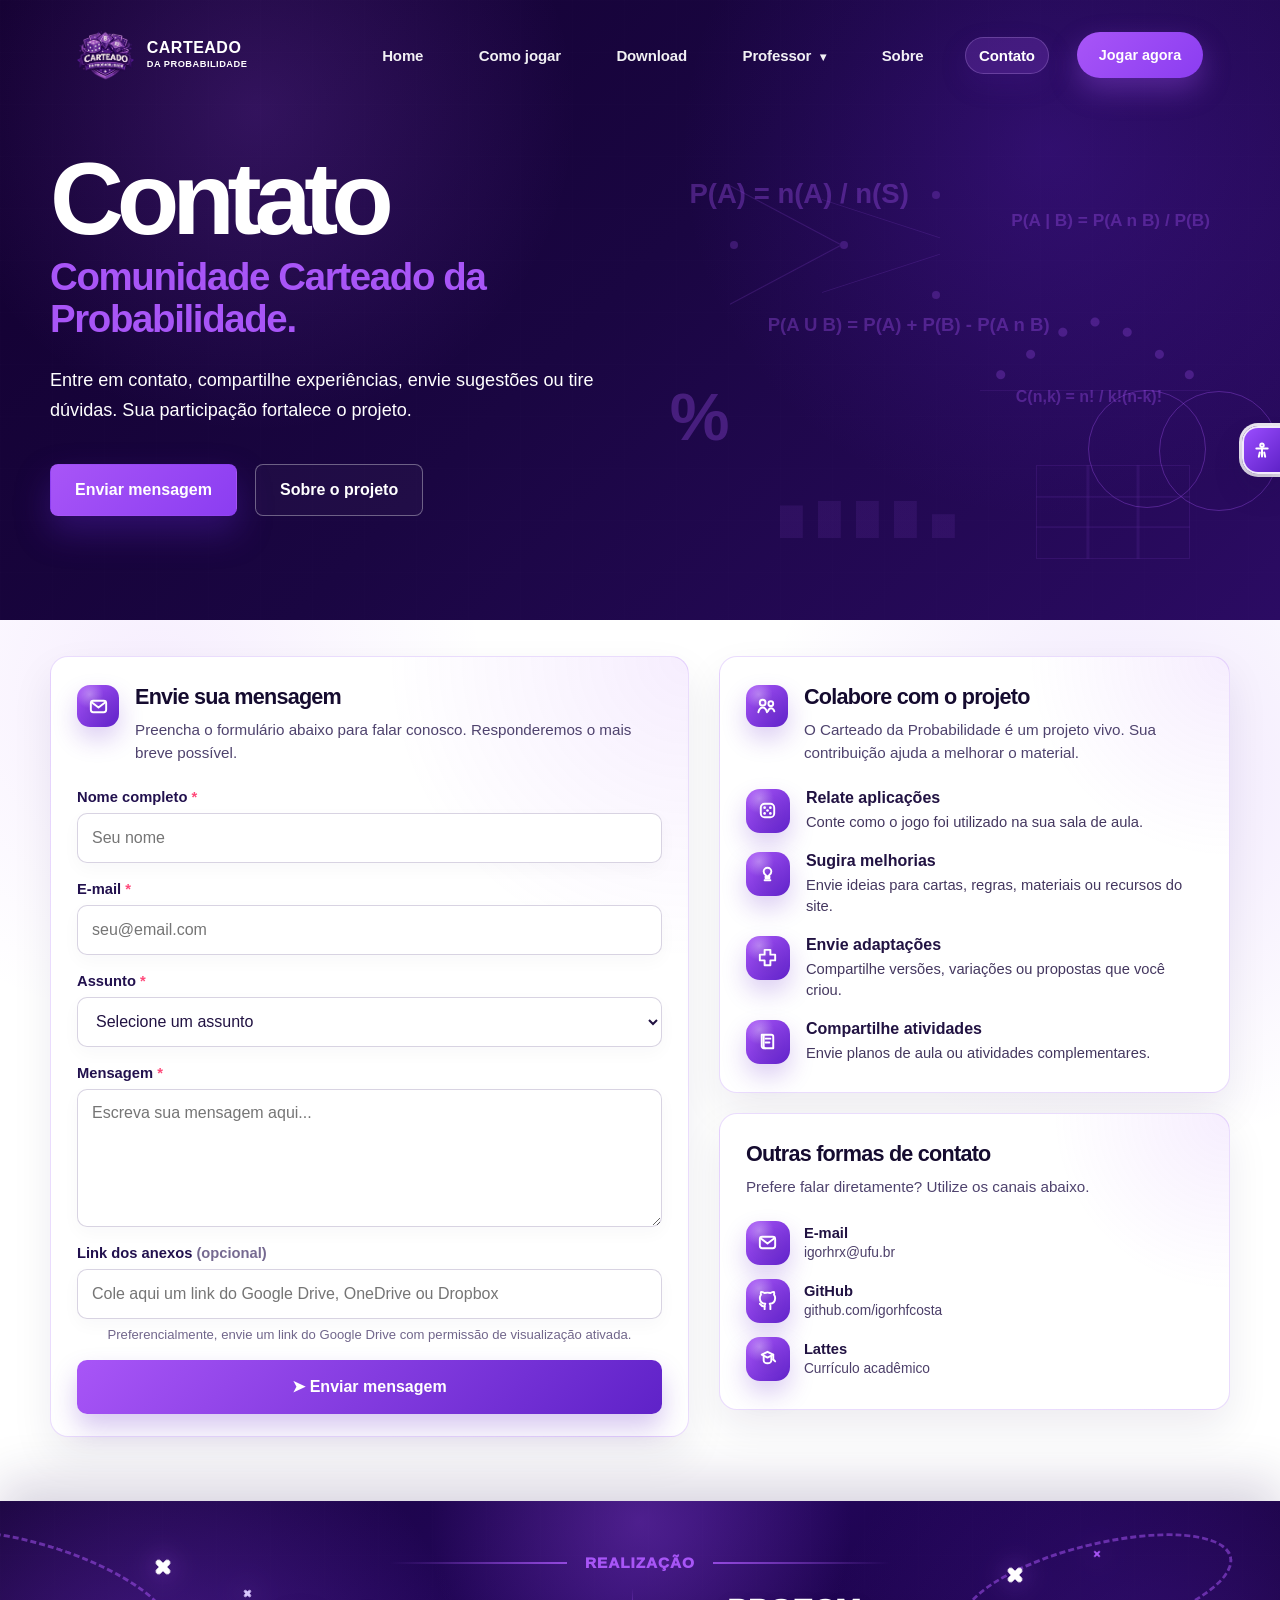
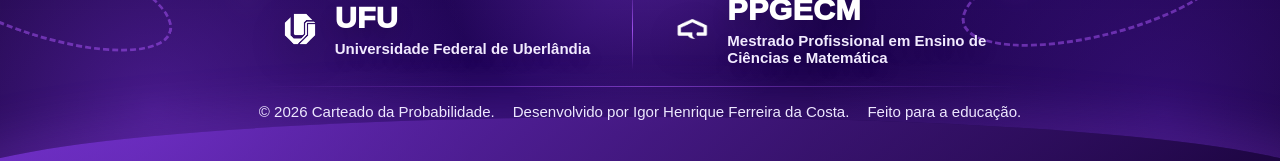
<file: contato.html>
<!DOCTYPE html>
<html lang="pt-BR">
<head>
  <meta charset="UTF-8" />
  <meta name="viewport" content="width=device-width, initial-scale=1.0" />
  <meta name="description" content="Entre em contato com os responsáveis pelo Carteado da Probabilidade para dúvidas, sugestões e relatos de aplicação." />
  <link rel="stylesheet" href="menu.css">
  <link rel="stylesheet" href="site.css">
  <link rel="stylesheet" href="professor-pages.css">
  <link rel="stylesheet" href="contato.css">
  <link rel="icon" type="image/ico" href="favicon.ico">
  <title>Contato - Carteado da Probabilidade</title>
</head>

<body class="professor-page contact-page">
<div id="menu-container"></div>

<main>
  <section class="topic-hero">
    <div class="topic-hero-bg" aria-hidden="true">
      <span class="formula f1">P(A) = n(A) / n(S)</span>
      <span class="formula f2">P(A U B) = P(A) + P(B) - P(A n B)</span>
      <span class="formula f3">P(A | B) = P(A n B) / P(B)</span>
      <span class="formula f4">C(n,k) = n! / k!(n-k)!</span>
      <span class="math-shape bars"></span>
      <span class="math-shape venn"></span>
      <span class="math-shape distribution"></span>
      <span class="math-shape probability-tree"></span>
      <span class="math-shape sample-space"></span>
      <span class="math-shape percent">%</span>
    </div>

    <div class="page-shell topic-hero-inner">
      <div class="topic-hero-copy">
        <h1>Contato</h1>
        <p class="hero-lead">Comunidade Carteado da Probabilidade.</p>
        <p class="hero-text">
          Entre em contato, compartilhe experiências, envie sugestões ou tire dúvidas.
          Sua participação fortalece o projeto.
        </p>
        <div class="page-actions hero-buttons">
          <a class="page-btn primary" href="#formulario-contato">Enviar mensagem</a>
          <a class="page-btn secondary" href="sobre.html">Sobre o projeto</a>
        </div>
      </div>
    </div>
  </section>

  <section class="light-section contact-form-section" id="formulario-contato">
    <div class="page-shell">
      <div class="contact-grid">
        <article class="contact-panel form-panel">
          <div class="panel-title">
            <span class="panel-icon">✉</span>
            <div>
              <h2>Envie sua mensagem</h2>
              <p>Preencha o formulário abaixo para falar conosco. Responderemos o mais breve possível.</p>
            </div>
          </div>

          <form class="contact-form" id="contactForm" action="https://formspree.io/f/xgojwblb" method="POST" accept-charset="UTF-8">
            <input type="hidden" name="_subject" value="Nova mensagem pelo site Carteado da Probabilidade">

            <div class="field-group">
              <label for="nome">Nome completo <strong>*</strong></label>
              <input id="nome" name="nome" type="text" placeholder="Seu nome" autocomplete="name" required>
            </div>

            <div class="field-group">
              <label for="email">E-mail <strong>*</strong></label>
              <input id="email" name="email" type="email" placeholder="seu@email.com" autocomplete="email" required>
            </div>

            <div class="field-group">
              <label for="assunto">Assunto <strong>*</strong></label>
              <select id="assunto" name="assunto" required>
                <option value="" selected disabled>Selecione um assunto</option>
                <option>Dúvida sobre o jogo</option>
                <option>Relato de aplicação</option>
                <option>Sugestão de melhoria</option>
                <option>Parceria acadêmica</option>
                <option>Outro assunto</option>
              </select>
            </div>

            <div class="field-group">
              <label for="mensagem">Mensagem <strong>*</strong></label>
              <textarea id="mensagem" name="mensagem" rows="6" placeholder="Escreva sua mensagem aqui..." required></textarea>
            </div>

            <div class="field-group">
              <label for="link-anexos">Link dos anexos <span>(opcional)</span></label>
              <input id="link-anexos" name="link_anexos" type="url" placeholder="Cole aqui um link do Google Drive, OneDrive ou Dropbox">
              <p class="privacy-note">Preferencialmente, envie um link do Google Drive com permissão de visualização ativada.</p>
            </div>

            <button class="send-button" id="contactSubmit" type="submit">➤ Enviar mensagem</button>

            <p class="form-feedback" id="formFeedback" role="status" aria-live="polite"></p>
          </form>
        </article>

        <aside class="contact-side">
          <article class="contact-panel collaborate-card" id="colabore">
            <div class="panel-title">
              <span class="panel-icon">👥</span>
              <div>
                <h2>Colabore com o projeto</h2>
                <p>O Carteado da Probabilidade é um projeto vivo. Sua contribuição ajuda a melhorar o material.</p>
              </div>
            </div>

            <div class="collaborate-list">
              <div>
                <span>🎲</span>
                <div>
                  <h3>Relate aplicações</h3>
                  <p>Conte como o jogo foi utilizado na sua sala de aula.</p>
                </div>
              </div>
              <div>
                <span>💡</span>
                <div>
                  <h3>Sugira melhorias</h3>
                  <p>Envie ideias para cartas, regras, materiais ou recursos do site.</p>
                </div>
              </div>
              <div>
                <span>🧩</span>
                <div>
                  <h3>Envie adaptações</h3>
                  <p>Compartilhe versões, variações ou propostas que você criou.</p>
                </div>
              </div>
              <div>
                <span>📖</span>
                <div>
                  <h3>Compartilhe atividades</h3>
                  <p>Envie planos de aula ou atividades complementares.</p>
                </div>
              </div>
            </div>
          </article>

          <article class="contact-panel direct-card" id="canais-contato">
            <h2>Outras formas de contato</h2>
            <p>Prefere falar diretamente? Utilize os canais abaixo.</p>

            <div class="direct-list">
              <a href="mailto:igorhrx@ufu.br">
                <span>✉</span>
                <div>
                  <strong>E-mail</strong>
                  <small>igorhrx@ufu.br</small>
                </div>
              </a>
              <a href="https://github.com/igorhfcosta" target="_blank" rel="noopener noreferrer">
                <span>⌘</span>
                <div>
                  <strong>GitHub</strong>
                  <small>github.com/igorhfcosta</small>
                </div>
              </a>
              <a href="http://lattes.cnpq.br/6779041899436711" target="_blank" rel="noopener noreferrer">
                <span>🎓</span>
                <div>
                  <strong>Lattes</strong>
                  <small>Currículo acadêmico</small>
                </div>
              </a>
            </div>
          </article>
        </aside>
      </div>
    </div>
  </section>

  <footer class="home-footer realizacao-footer">
    <span class="footer-orbit left" aria-hidden="true"></span>
    <span class="footer-orbit right" aria-hidden="true"></span>
    <span class="footer-sparkle one" aria-hidden="true"></span>
    <span class="footer-sparkle two" aria-hidden="true"></span>
    <span class="footer-sparkle three" aria-hidden="true"></span>
    <span class="footer-sparkle four" aria-hidden="true"></span>

    <div class="realizacao-label">Realização</div>
    <div class="footer-logos" aria-label="Realização do projeto">
      <div class="footer-logo-block">
        <img src="Imagens/logoufu.png" alt="Universidade Federal de Uberlândia">
        <div class="footer-logo-text">
          <strong>UFU</strong>
          <span>Universidade Federal de Uberlândia</span>
        </div>
      </div>
      <span class="footer-divider" aria-hidden="true"></span>
      <div class="footer-logo-block">
        <img src="Imagens/logoppgecm.png" alt="PPGECM - Mestrado Profissional em Ensino de Ciências e Matemática">
        <div class="footer-logo-text">
          <strong>PPGECM</strong>
          <span>Mestrado Profissional em Ensino de Ciências e Matemática</span>
        </div>
      </div>
    </div>
    <span class="footer-bottom-line" aria-hidden="true"></span>
    <div class="footer-credit">
      <span>© 2026 Carteado da Probabilidade.</span>
      <span>Desenvolvido por Igor Henrique Ferreira da Costa.</span>
      <span>Feito para a educação.</span>
    </div>
  </footer>
</main>

<button id="backToTop" class="back-to-top" aria-label="Voltar ao topo">
  <svg width="44" height="44" viewBox="0 0 44 44">
    <circle class="progress-bg" cx="22" cy="22" r="18" />
    <circle class="progress-bar" cx="22" cy="22" r="18" />
  </svg>
  <span class="arrow">↑</span>
</button>

<script src="menu.js"></script>
<script src="site-animations.js"></script>
<script>
  const contactForm = document.getElementById('contactForm');
  const contactSubmit = document.getElementById('contactSubmit');
  const formFeedback = document.getElementById('formFeedback');

  if (contactForm && contactSubmit && formFeedback) {
    contactForm.addEventListener('submit', async (event) => {
      event.preventDefault();

      formFeedback.className = 'form-feedback is-visible';
      formFeedback.textContent = 'Enviando sua mensagem...';
      contactSubmit.disabled = true;
      contactSubmit.textContent = 'Enviando...';

      try {
        const response = await fetch(contactForm.action, {
          method: 'POST',
          body: new FormData(contactForm),
          headers: {
            'Accept': 'application/json'
          }
        });

        if (!response.ok) {
          throw new Error('Erro no envio');
        }

        contactForm.reset();
        formFeedback.className = 'form-feedback success is-visible';
        formFeedback.textContent = 'Mensagem enviada com sucesso! Obrigado por contribuir com o Carteado da Probabilidade.';
      } catch (error) {
        formFeedback.className = 'form-feedback error is-visible';
        formFeedback.textContent = 'Não foi possível enviar agora. Confira os dados e tente novamente.';
      } finally {
        contactSubmit.disabled = false;
        contactSubmit.textContent = '➤ Enviar mensagem';
      }
    });
  }
</script>
</body>
</html>
</file>
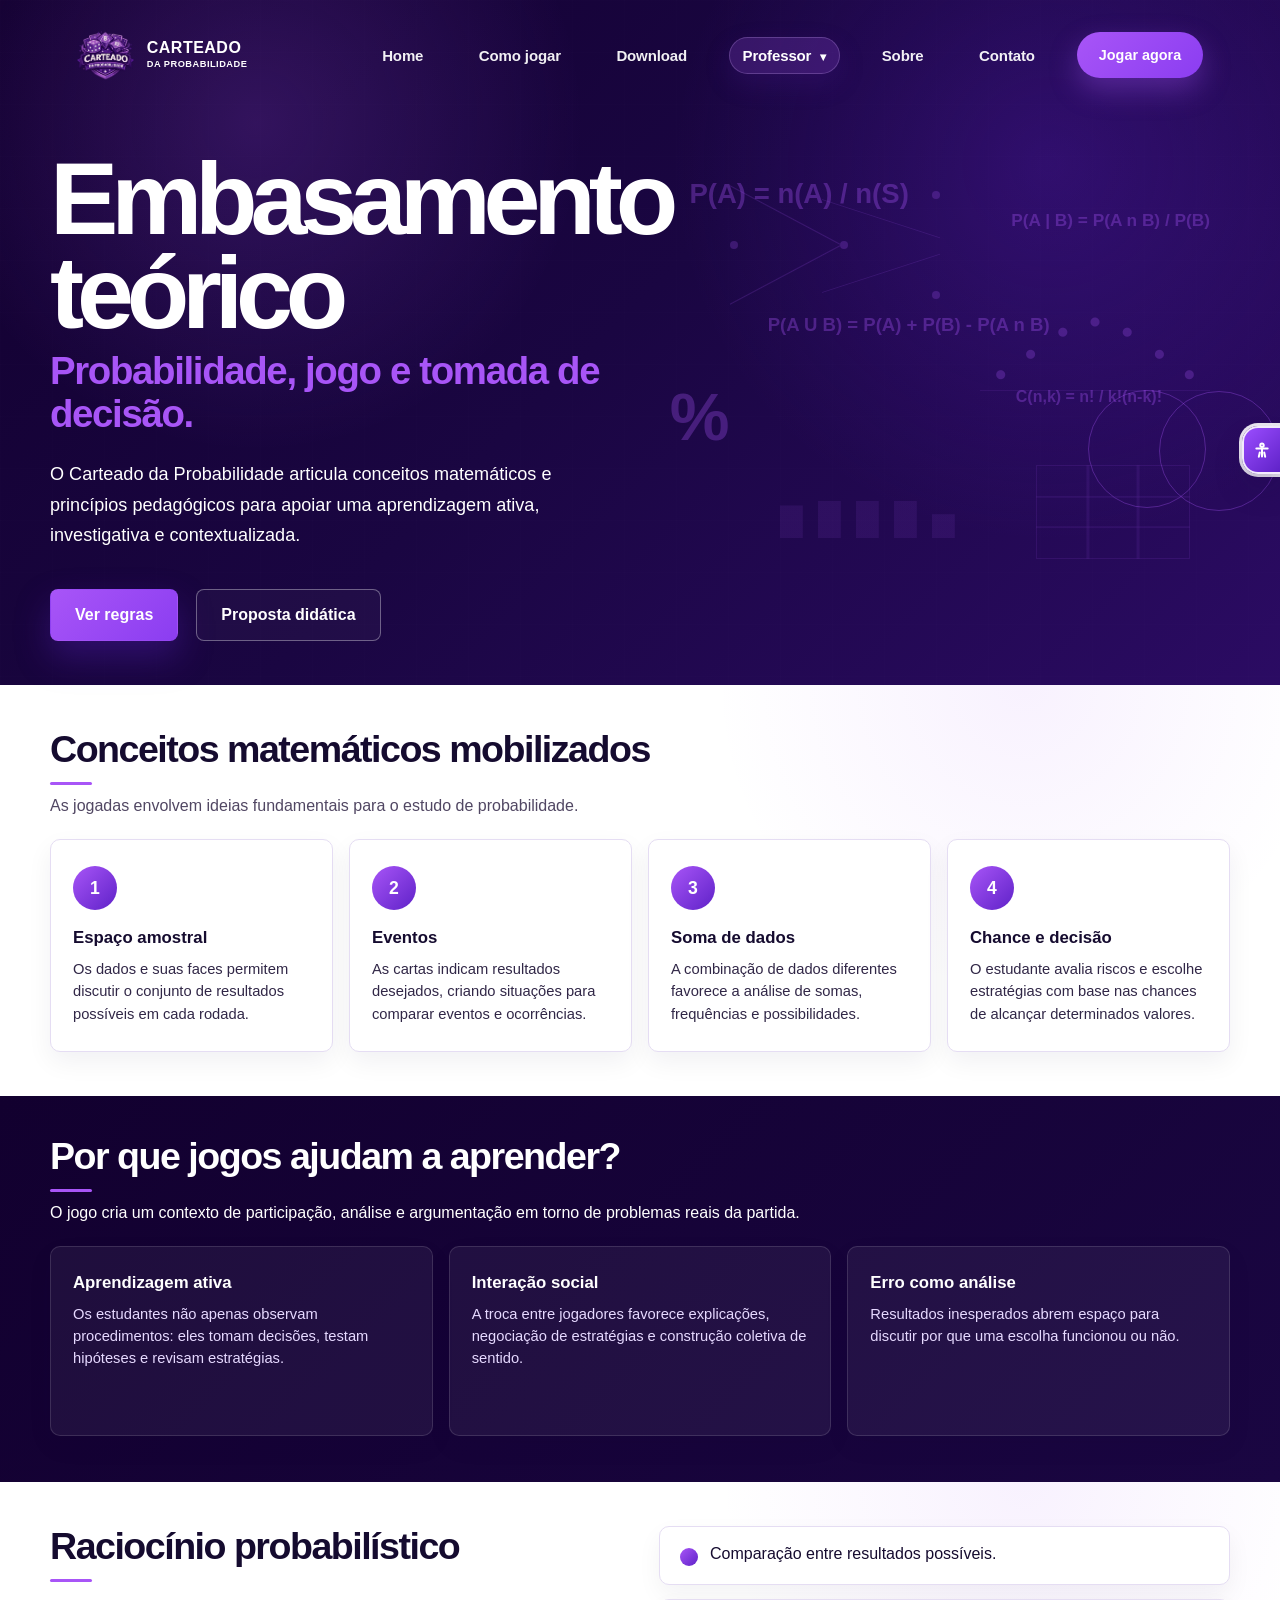
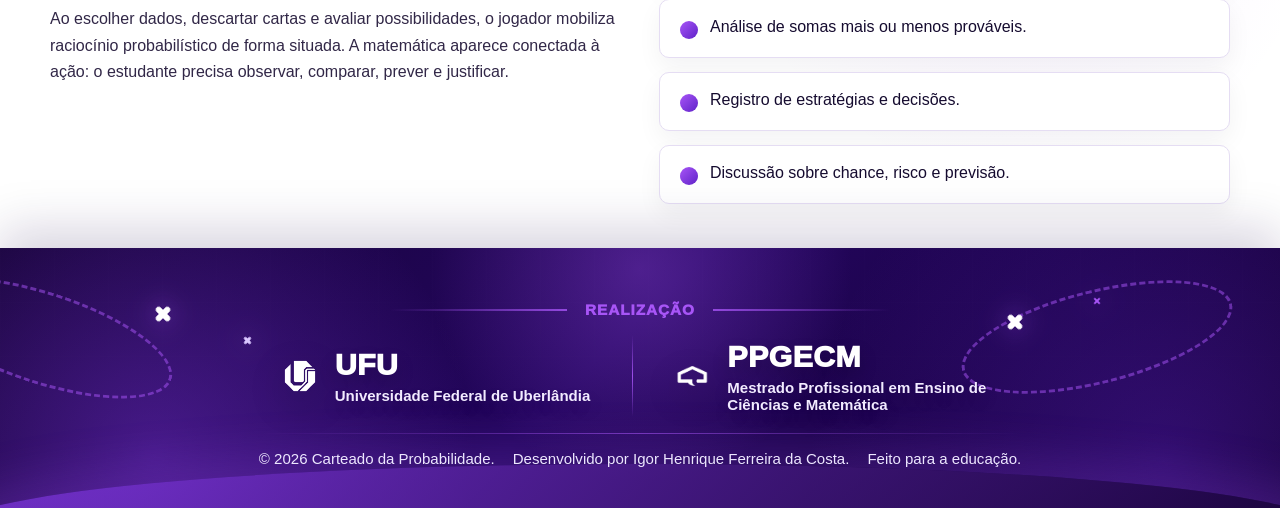
<file: embasamento-teorico.html>
<!DOCTYPE html>
<html lang="pt-BR">
<head>
  <meta charset="UTF-8" />
  <meta name="viewport" content="width=device-width, initial-scale=1.0" />
  <meta name="description" content="Embasamento teórico do Carteado da Probabilidade: fundamentos matemáticos e pedagógicos para o uso do jogo no ensino de probabilidade." />
  <link rel="stylesheet" href="menu.css">
  <link rel="stylesheet" href="site.css">
  <link rel="stylesheet" href="professor-pages.css">
  <link rel="icon" type="image/ico" href="favicon.ico">
  <title>Embasamento teórico - Carteado da Probabilidade</title>
</head>

<body class="professor-page">
<div id="menu-container"></div>

<main>
  <section class="topic-hero">
    <div class="topic-hero-bg" aria-hidden="true">
      <span class="formula f1">P(A) = n(A) / n(S)</span>
      <span class="formula f2">P(A U B) = P(A) + P(B) - P(A n B)</span>
      <span class="formula f3">P(A | B) = P(A n B) / P(B)</span>
      <span class="formula f4">C(n,k) = n! / k!(n-k)!</span>
      <span class="math-shape bars"></span>
      <span class="math-shape venn"></span>
      <span class="math-shape distribution"></span>
      <span class="math-shape probability-tree"></span>
      <span class="math-shape sample-space"></span>
      <span class="math-shape percent">%</span>
    </div>

    <div class="page-shell topic-hero-inner">
      <div class="topic-hero-copy">
        <h1>Embasamento teórico</h1>
        <p class="hero-lead">Probabilidade, jogo e tomada de decisão.</p>
        <p class="hero-text">
          O Carteado da Probabilidade articula conceitos matemáticos e princípios pedagógicos
          para apoiar uma aprendizagem ativa, investigativa e contextualizada.
        </p>
        <div class="page-actions hero-buttons">
          <a class="page-btn primary" href="como-jogar.html">Ver regras</a>
          <a class="page-btn secondary" href="proposta-didatica.html">Proposta didática</a>
        </div>
      </div>
    </div>
  </section>

  <section class="light-section">
    <div class="page-shell">
      <div class="section-heading">
        <h2>Conceitos matemáticos mobilizados</h2>
        <p>As jogadas envolvem ideias fundamentais para o estudo de probabilidade.</p>
      </div>

      <div class="feature-grid">
        <article>
          <span>1</span>
          <h3>Espaço amostral</h3>
          <p>Os dados e suas faces permitem discutir o conjunto de resultados possíveis em cada rodada.</p>
        </article>
        <article>
          <span>2</span>
          <h3>Eventos</h3>
          <p>As cartas indicam resultados desejados, criando situações para comparar eventos e ocorrências.</p>
        </article>
        <article>
          <span>3</span>
          <h3>Soma de dados</h3>
          <p>A combinação de dados diferentes favorece a análise de somas, frequências e possibilidades.</p>
        </article>
        <article>
          <span>4</span>
          <h3>Chance e decisão</h3>
          <p>O estudante avalia riscos e escolhe estratégias com base nas chances de alcançar determinados valores.</p>
        </article>
      </div>
    </div>
  </section>

  <section class="dark-section">
    <div class="page-shell">
      <div class="section-heading dark">
        <h2>Por que jogos ajudam a aprender?</h2>
        <p>O jogo cria um contexto de participação, análise e argumentação em torno de problemas reais da partida.</p>
      </div>

      <div class="theory-grid">
        <article>
          <h3>Aprendizagem ativa</h3>
          <p>Os estudantes não apenas observam procedimentos: eles tomam decisões, testam hipóteses e revisam estratégias.</p>
        </article>
        <article>
          <h3>Interação social</h3>
          <p>A troca entre jogadores favorece explicações, negociação de estratégias e construção coletiva de sentido.</p>
        </article>
        <article>
          <h3>Erro como análise</h3>
          <p>Resultados inesperados abrem espaço para discutir por que uma escolha funcionou ou não.</p>
        </article>
      </div>
    </div>
  </section>

  <section class="light-section">
    <div class="page-shell split-section">
      <div>
        <div class="section-heading">
          <h2>Raciocínio probabilístico</h2>
        </div>
        <p>
          Ao escolher dados, descartar cartas e avaliar possibilidades, o jogador mobiliza raciocínio
          probabilístico de forma situada. A matemática aparece conectada à ação: o estudante precisa
          observar, comparar, prever e justificar.
        </p>
      </div>

      <div class="check-list">
        <span>Comparação entre resultados possíveis.</span>
        <span>Análise de somas mais ou menos prováveis.</span>
        <span>Registro de estratégias e decisões.</span>
        <span>Discussão sobre chance, risco e previsão.</span>
      </div>
    </div>
  </section>

  <footer class="home-footer realizacao-footer">
    <span class="footer-orbit left" aria-hidden="true"></span>
    <span class="footer-orbit right" aria-hidden="true"></span>
    <span class="footer-sparkle one" aria-hidden="true"></span>
    <span class="footer-sparkle two" aria-hidden="true"></span>
    <span class="footer-sparkle three" aria-hidden="true"></span>
    <span class="footer-sparkle four" aria-hidden="true"></span>

    <div class="realizacao-label">Realização</div>
    <div class="footer-logos" aria-label="Realização do projeto">
      <div class="footer-logo-block">
        <img src="Imagens/logoufu.png" alt="Universidade Federal de Uberlândia">
        <div class="footer-logo-text">
          <strong>UFU</strong>
          <span>Universidade Federal de Uberlândia</span>
        </div>
      </div>
      <span class="footer-divider" aria-hidden="true"></span>
      <div class="footer-logo-block">
        <img src="Imagens/logoppgecm.png" alt="PPGECM - Mestrado Profissional em Ensino de Ciências e Matemática">
        <div class="footer-logo-text">
          <strong>PPGECM</strong>
          <span>Mestrado Profissional em Ensino de Ciências e Matemática</span>
        </div>
      </div>
    </div>
    <span class="footer-bottom-line" aria-hidden="true"></span>
    <div class="footer-credit">
      <span>© 2026 Carteado da Probabilidade.</span>
      <span>Desenvolvido por Igor Henrique Ferreira da Costa.</span>
      <span>Feito para a educação.</span>
    </div>
  </footer>
</main>

<button id="backToTop" class="back-to-top" aria-label="Voltar ao topo">
  <svg width="44" height="44" viewBox="0 0 44 44">
    <circle class="progress-bg" cx="22" cy="22" r="18" />
    <circle class="progress-bar" cx="22" cy="22" r="18" />
  </svg>
  <span class="arrow">↑</span>
</button>

<script src="menu.js"></script>
<script src="site-animations.js"></script>
</body>
</html>
</file>
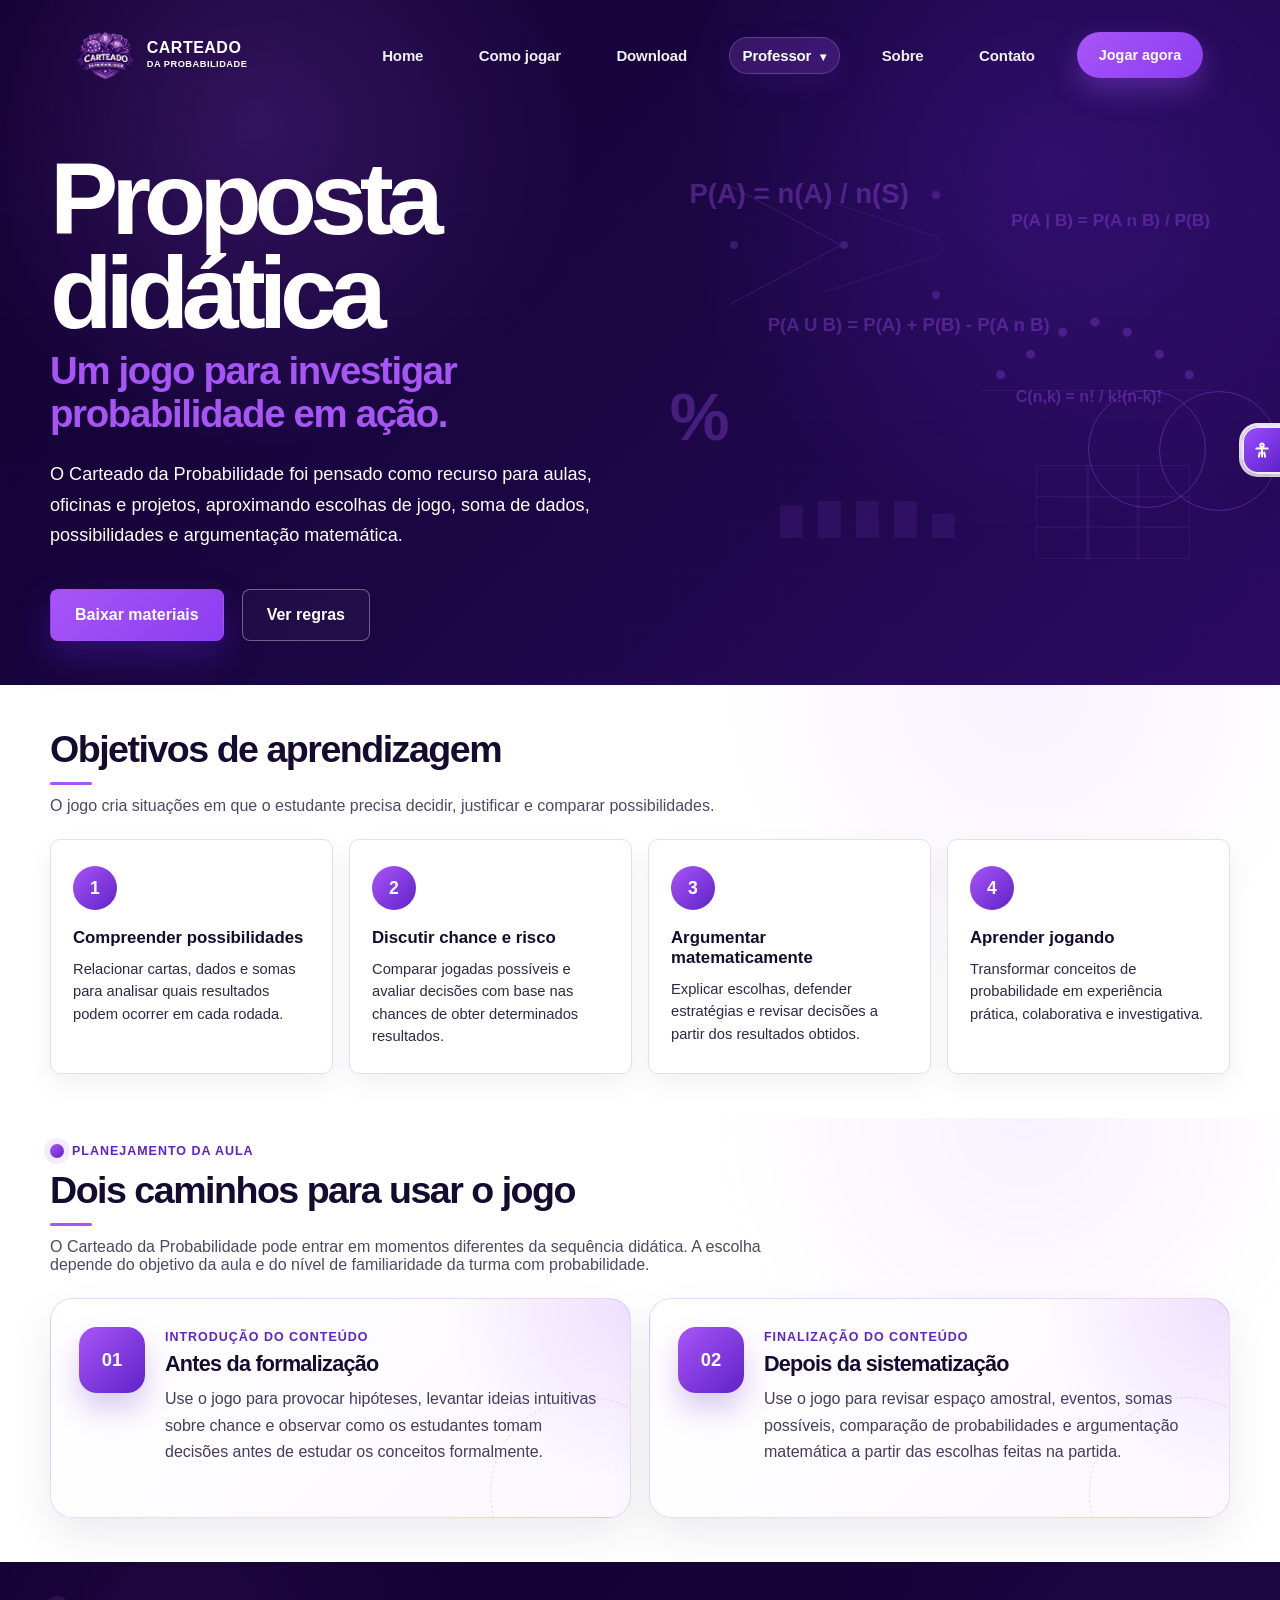
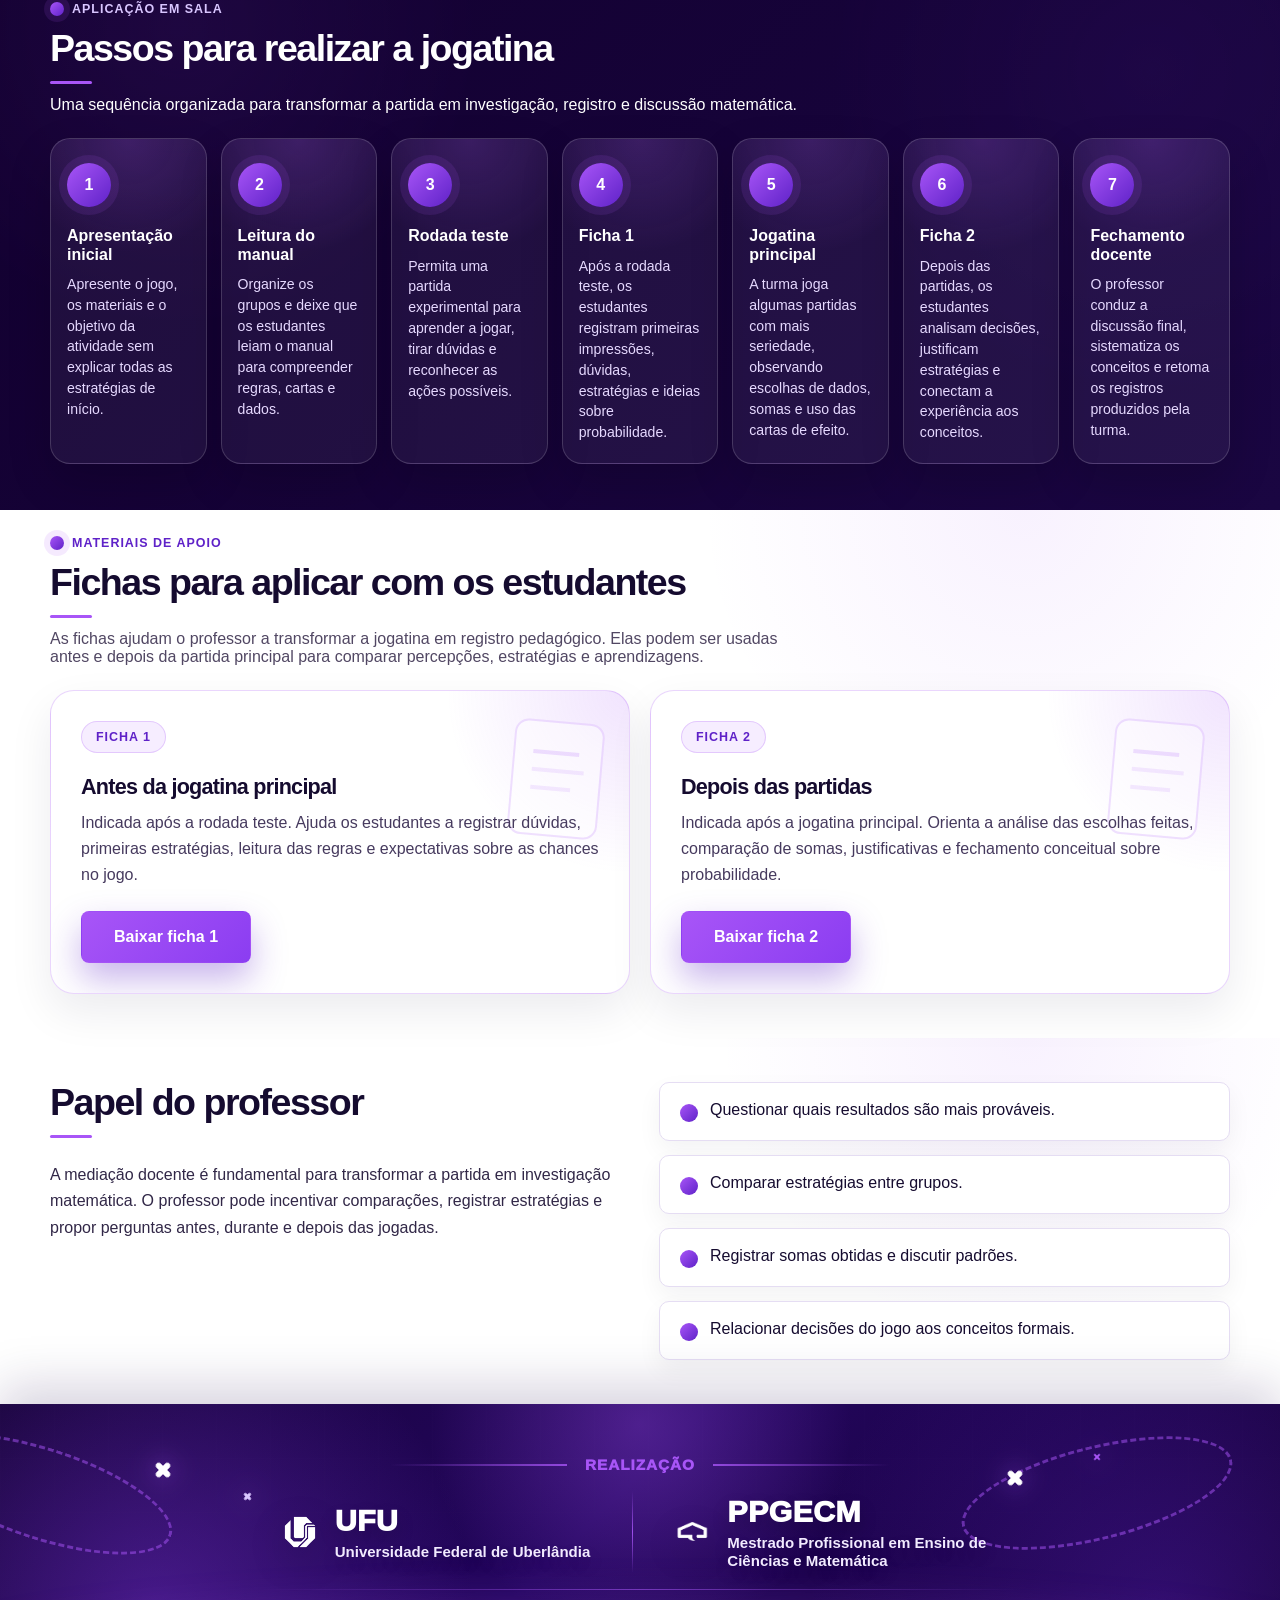
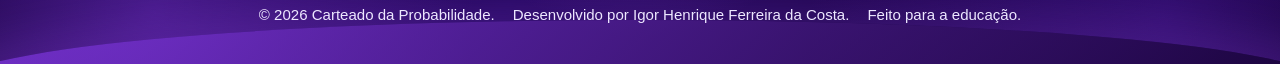
<file: proposta-didatica.html>
<!DOCTYPE html>
<html lang="pt-BR">
<head>
  <meta charset="UTF-8" />
  <meta name="viewport" content="width=device-width, initial-scale=1.0" />
  <meta name="description" content="Proposta didática do Carteado da Probabilidade: orientações para aplicar o jogo em aulas, oficinas e projetos de Matemática." />
  <link rel="stylesheet" href="menu.css">
  <link rel="stylesheet" href="site.css">
  <link rel="stylesheet" href="professor-pages.css">
  <link rel="stylesheet" href="proposta-didatica-fichas.css">
  <link rel="icon" type="image/ico" href="favicon.ico">
  <title>Proposta didática - Carteado da Probabilidade</title>
</head>

<body class="professor-page proposta-didatica-page">
<div id="menu-container"></div>

<main>
  <section class="topic-hero">
    <div class="topic-hero-bg" aria-hidden="true">
      <span class="formula f1">P(A) = n(A) / n(S)</span>
      <span class="formula f2">P(A U B) = P(A) + P(B) - P(A n B)</span>
      <span class="formula f3">P(A | B) = P(A n B) / P(B)</span>
      <span class="formula f4">C(n,k) = n! / k!(n-k)!</span>
      <span class="math-shape bars"></span>
      <span class="math-shape venn"></span>
      <span class="math-shape distribution"></span>
      <span class="math-shape probability-tree"></span>
      <span class="math-shape sample-space"></span>
      <span class="math-shape percent">%</span>
    </div>

    <div class="page-shell topic-hero-inner">
      <div class="topic-hero-copy">
        <h1>Proposta didática</h1>
        <p class="hero-lead">Um jogo para investigar probabilidade em ação.</p>
        <p class="hero-text">
          O Carteado da Probabilidade foi pensado como recurso para aulas, oficinas e projetos,
          aproximando escolhas de jogo, soma de dados, possibilidades e argumentação matemática.
        </p>
        <div class="page-actions hero-buttons">
          <a class="page-btn primary" href="baixar.html">Baixar materiais</a>
          <a class="page-btn secondary" href="como-jogar.html">Ver regras</a>
        </div>
      </div>
    </div>
  </section>

  <section class="light-section">
    <div class="page-shell">
      <div class="section-heading">
        <h2>Objetivos de aprendizagem</h2>
        <p>O jogo cria situações em que o estudante precisa decidir, justificar e comparar possibilidades.</p>
      </div>

      <div class="feature-grid">
        <article>
          <span>1</span>
          <h3>Compreender possibilidades</h3>
          <p>Relacionar cartas, dados e somas para analisar quais resultados podem ocorrer em cada rodada.</p>
        </article>
        <article>
          <span>2</span>
          <h3>Discutir chance e risco</h3>
          <p>Comparar jogadas possíveis e avaliar decisões com base nas chances de obter determinados resultados.</p>
        </article>
        <article>
          <span>3</span>
          <h3>Argumentar matematicamente</h3>
          <p>Explicar escolhas, defender estratégias e revisar decisões a partir dos resultados obtidos.</p>
        </article>
        <article>
          <span>4</span>
          <h3>Aprender jogando</h3>
          <p>Transformar conceitos de probabilidade em experiência prática, colaborativa e investigativa.</p>
        </article>
      </div>
    </div>
  </section>

  <section class="light-section didactic-moments-section">
    <div class="page-shell">
      <div class="section-heading didactic-heading">
        <span class="section-kicker">Planejamento da aula</span>
        <h2>Dois caminhos para usar o jogo</h2>
        <p>
          O Carteado da Probabilidade pode entrar em momentos diferentes da sequência didática.
          A escolha depende do objetivo da aula e do nível de familiaridade da turma com probabilidade.
        </p>
      </div>

      <div class="didactic-moments-grid">
        <article class="didactic-moment-card">
          <div class="moment-icon" aria-hidden="true">01</div>
          <div>
            <span>Introdução do conteúdo</span>
            <h3>Antes da formalização</h3>
            <p>
              Use o jogo para provocar hipóteses, levantar ideias intuitivas sobre chance e observar
              como os estudantes tomam decisões antes de estudar os conceitos formalmente.
            </p>
          </div>
        </article>

        <article class="didactic-moment-card">
          <div class="moment-icon" aria-hidden="true">02</div>
          <div>
            <span>Finalização do conteúdo</span>
            <h3>Depois da sistematização</h3>
            <p>
              Use o jogo para revisar espaço amostral, eventos, somas possíveis, comparação de
              probabilidades e argumentação matemática a partir das escolhas feitas na partida.
            </p>
          </div>
        </article>
      </div>
    </div>
  </section>

  <section class="dark-section classroom-flow-section">
    <div class="page-shell">
      <div class="section-heading dark flow-heading">
        <span class="section-kicker">Aplicação em sala</span>
        <h2>Passos para realizar a jogatina</h2>
        <p>Uma sequência organizada para transformar a partida em investigação, registro e discussão matemática.</p>
      </div>

      <div class="classroom-flow">
        <article>
          <span>1</span>
          <h3>Apresentação inicial</h3>
          <p>Apresente o jogo, os materiais e o objetivo da atividade sem explicar todas as estratégias de início.</p>
        </article>
        <article>
          <span>2</span>
          <h3>Leitura do manual</h3>
          <p>Organize os grupos e deixe que os estudantes leiam o manual para compreender regras, cartas e dados.</p>
        </article>
        <article>
          <span>3</span>
          <h3>Rodada teste</h3>
          <p>Permita uma partida experimental para aprender a jogar, tirar dúvidas e reconhecer as ações possíveis.</p>
        </article>
        <article>
          <span>4</span>
          <h3>Ficha 1</h3>
          <p>Após a rodada teste, os estudantes registram primeiras impressões, dúvidas, estratégias e ideias sobre probabilidade.</p>
        </article>
        <article>
          <span>5</span>
          <h3>Jogatina principal</h3>
          <p>A turma joga algumas partidas com mais seriedade, observando escolhas de dados, somas e uso das cartas de efeito.</p>
        </article>
        <article>
          <span>6</span>
          <h3>Ficha 2</h3>
          <p>Depois das partidas, os estudantes analisam decisões, justificam estratégias e conectam a experiência aos conceitos.</p>
        </article>
        <article>
          <span>7</span>
          <h3>Fechamento docente</h3>
          <p>O professor conduz a discussão final, sistematiza os conceitos e retoma os registros produzidos pela turma.</p>
        </article>
      </div>
    </div>
  </section>

  <section class="light-section teacher-sheets-section">
    <div class="page-shell">
      <div class="section-heading didactic-heading">
        <span class="section-kicker">Materiais de apoio</span>
        <h2>Fichas para aplicar com os estudantes</h2>
        <p>
          As fichas ajudam o professor a transformar a jogatina em registro pedagógico. Elas podem ser usadas
          antes e depois da partida principal para comparar percepções, estratégias e aprendizagens.
        </p>
      </div>

      <div class="teacher-sheets-grid">
        <article class="teacher-sheet-card">
          <div class="sheet-badge">Ficha 1</div>
          <h3>Antes da jogatina principal</h3>
          <p>
            Indicada após a rodada teste. Ajuda os estudantes a registrar dúvidas, primeiras estratégias,
            leitura das regras e expectativas sobre as chances no jogo.
          </p>
          <a class="page-btn primary" href="index.html">Baixar ficha 1</a>
        </article>

        <article class="teacher-sheet-card">
          <div class="sheet-badge">Ficha 2</div>
          <h3>Depois das partidas</h3>
          <p>
            Indicada após a jogatina principal. Orienta a análise das escolhas feitas, comparação de somas,
            justificativas e fechamento conceitual sobre probabilidade.
          </p>
          <a class="page-btn primary" href="index.html">Baixar ficha 2</a>
        </article>
      </div>
    </div>
  </section>

  <section class="light-section">
    <div class="page-shell split-section">
      <div>
        <div class="section-heading">
          <h2>Papel do professor</h2>
        </div>
        <p>
          A mediação docente é fundamental para transformar a partida em investigação matemática.
          O professor pode incentivar comparações, registrar estratégias e propor perguntas antes,
          durante e depois das jogadas.
        </p>
      </div>

      <div class="check-list">
        <span>Questionar quais resultados são mais prováveis.</span>
        <span>Comparar estratégias entre grupos.</span>
        <span>Registrar somas obtidas e discutir padrões.</span>
        <span>Relacionar decisões do jogo aos conceitos formais.</span>
      </div>
    </div>
  </section>

  <footer class="home-footer realizacao-footer">
    <span class="footer-orbit left" aria-hidden="true"></span>
    <span class="footer-orbit right" aria-hidden="true"></span>
    <span class="footer-sparkle one" aria-hidden="true"></span>
    <span class="footer-sparkle two" aria-hidden="true"></span>
    <span class="footer-sparkle three" aria-hidden="true"></span>
    <span class="footer-sparkle four" aria-hidden="true"></span>

    <div class="realizacao-label">Realização</div>
    <div class="footer-logos" aria-label="Realização do projeto">
      <div class="footer-logo-block">
        <img src="Imagens/logoufu.png" alt="Universidade Federal de Uberlândia">
        <div class="footer-logo-text">
          <strong>UFU</strong>
          <span>Universidade Federal de Uberlândia</span>
        </div>
      </div>
      <span class="footer-divider" aria-hidden="true"></span>
      <div class="footer-logo-block">
        <img src="Imagens/logoppgecm.png" alt="PPGECM - Mestrado Profissional em Ensino de Ciências e Matemática">
        <div class="footer-logo-text">
          <strong>PPGECM</strong>
          <span>Mestrado Profissional em Ensino de Ciências e Matemática</span>
        </div>
      </div>
    </div>
    <span class="footer-bottom-line" aria-hidden="true"></span>
    <div class="footer-credit">
      <span>© 2026 Carteado da Probabilidade.</span>
      <span>Desenvolvido por Igor Henrique Ferreira da Costa.</span>
      <span>Feito para a educação.</span>
    </div>
  </footer>
</main>

<button id="backToTop" class="back-to-top" aria-label="Voltar ao topo">
  <svg width="44" height="44" viewBox="0 0 44 44">
    <circle class="progress-bg" cx="22" cy="22" r="18" />
    <circle class="progress-bar" cx="22" cy="22" r="18" />
  </svg>
  <span class="arrow">↑</span>
</button>

<script src="menu.js"></script>
<script src="site-animations.js"></script>
</body>
</html>
</file>
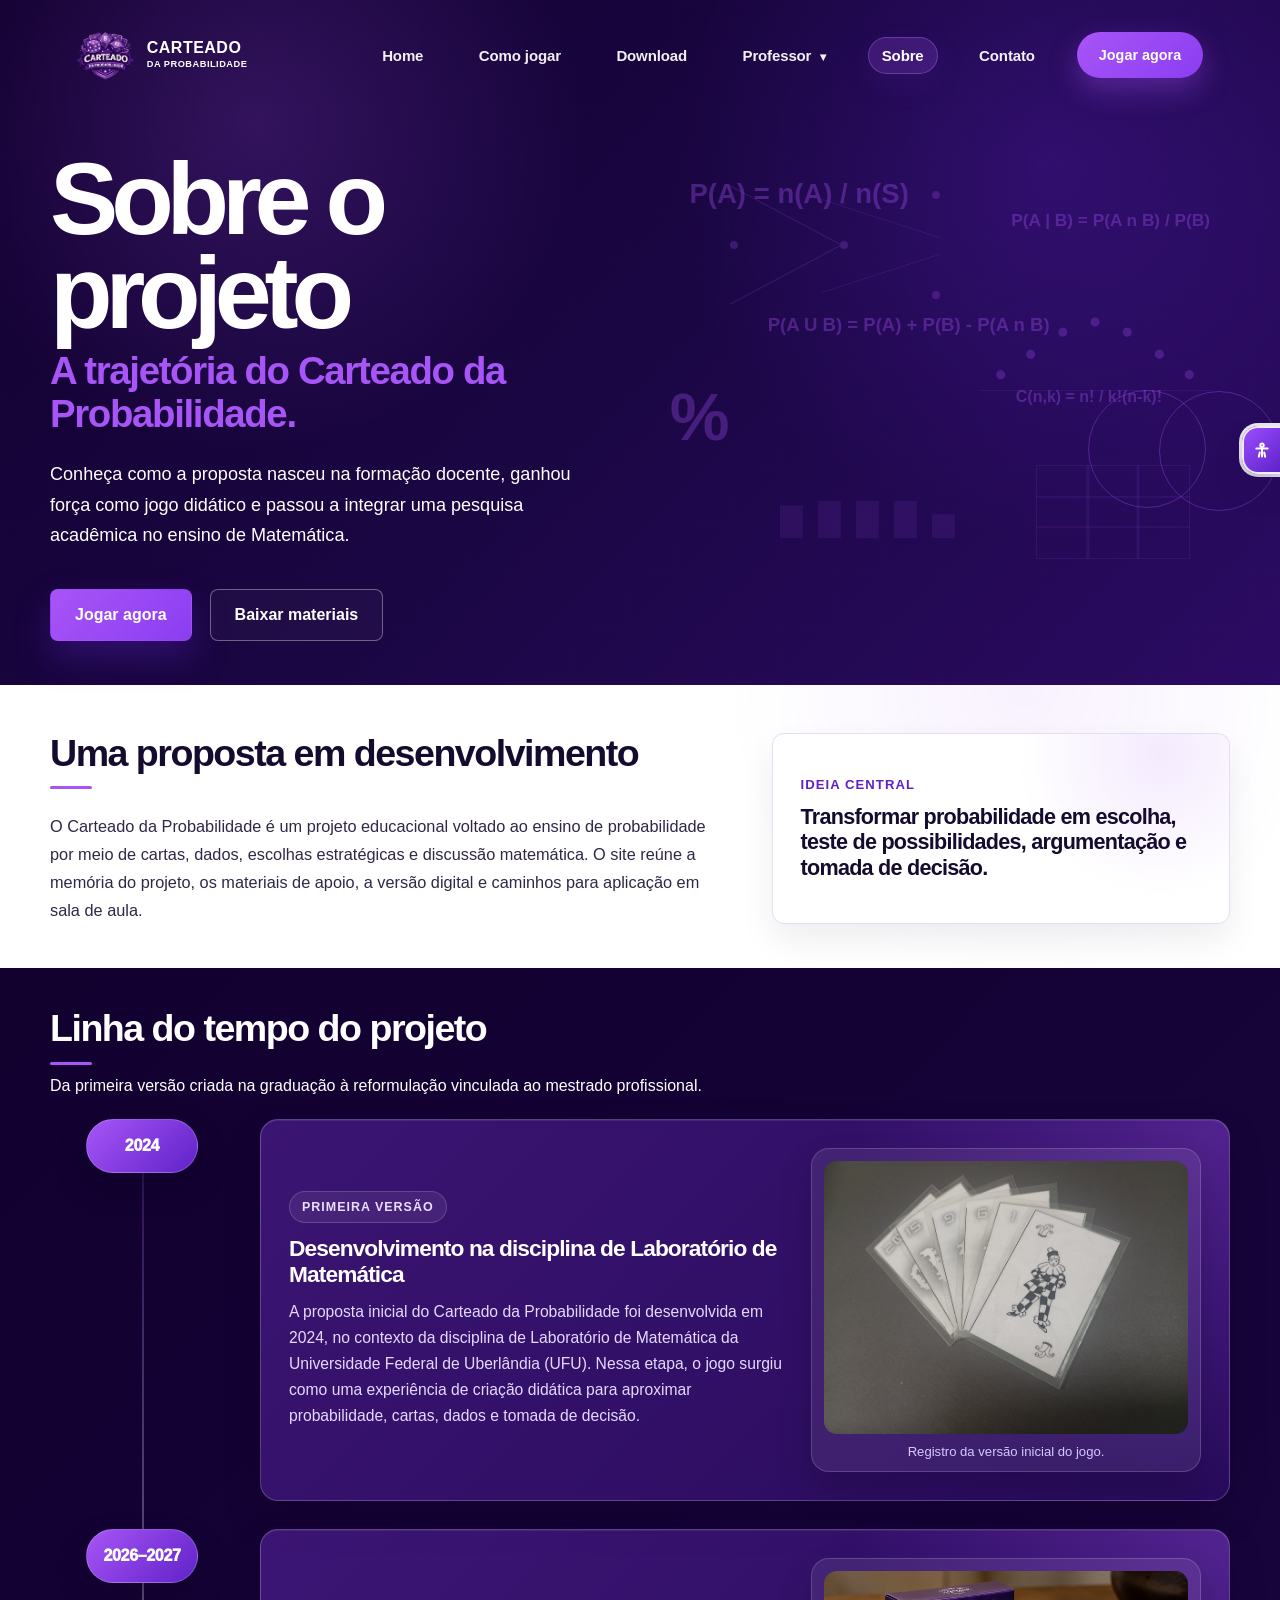
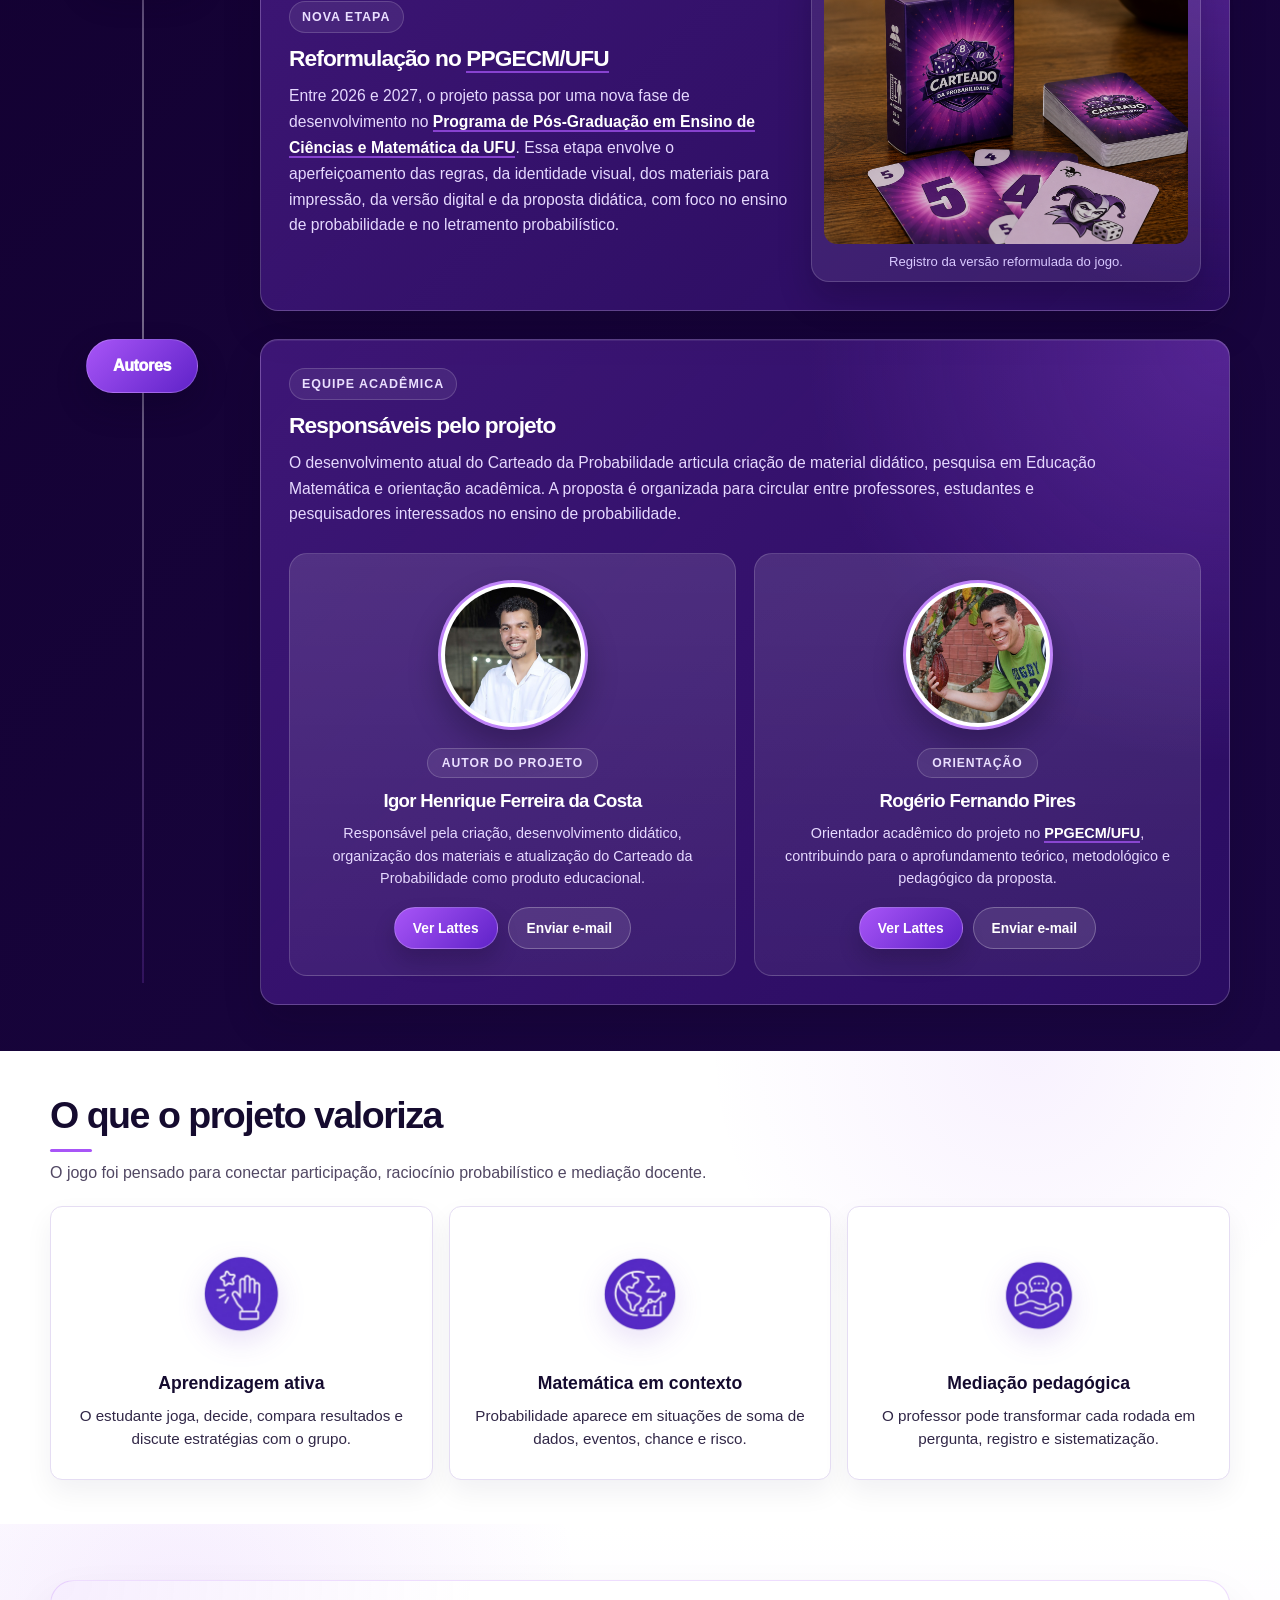
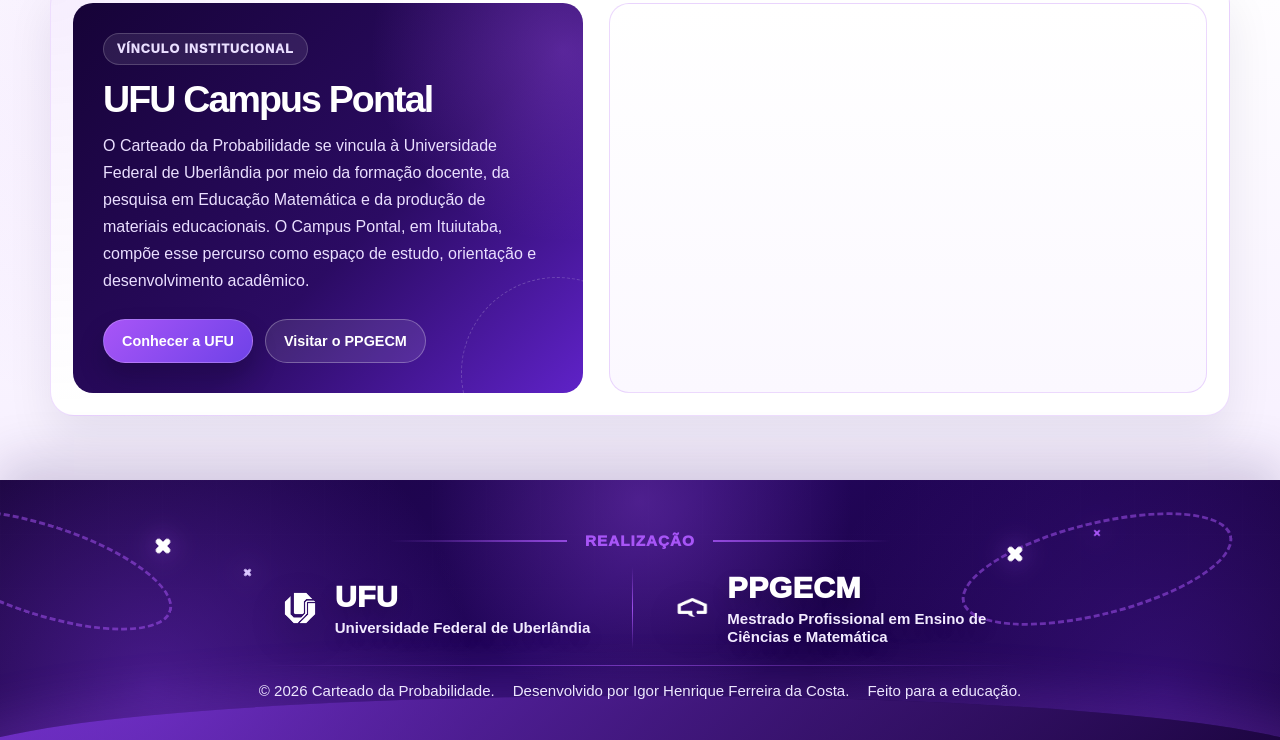
<file: sobre.html>
<!DOCTYPE html>
<html lang="pt-BR">
<head>
  <meta charset="UTF-8" />
  <meta name="viewport" content="width=device-width, initial-scale=1.0" />
  <meta name="description" content="Conheça a trajetória, os objetivos e o contexto acadêmico do projeto Carteado da Probabilidade." />
  <link rel="stylesheet" href="menu.css">
  <link rel="stylesheet" href="site.css">
  <link rel="stylesheet" href="professor-pages.css">
  <link rel="stylesheet" href="sobre.css">
  <link rel="icon" type="image/ico" href="favicon.ico">
  <title>Sobre - Carteado da Probabilidade</title>
  <style>
    .about-inline-link{
      color:#fff;
      font-weight:900;
      text-decoration:none;
      border-bottom:2px solid rgba(168,85,247,.72);
      transition:color .2s ease, border-color .2s ease;
    }

    .about-inline-link:hover{
      color:#eadfff;
      border-color:#fff;
    }

    .about-ufu-section{
      padding:56px 0 64px;
      background:
        radial-gradient(circle at 14% 18%, rgba(168,85,247,.10), transparent 34%),
        linear-gradient(180deg, #fff 0%, #f7f0ff 100%);
    }

    .about-ufu-card{
      display:grid;
      grid-template-columns:minmax(0, .92fr) minmax(360px, 1.08fr);
      gap:26px;
      align-items:stretch;
      padding:22px;
      border:1px solid rgba(168,85,247,.20);
      border-radius:24px;
      background:
        radial-gradient(circle at 0% 0%, rgba(168,85,247,.10), transparent 34%),
        #fff;
      box-shadow:0 22px 46px rgba(18,9,47,.08);
      overflow:hidden;
    }

    .about-ufu-copy{
      position:relative;
      display:flex;
      flex-direction:column;
      justify-content:center;
      padding:30px;
      border-radius:20px;
      color:#fff;
      background:
        radial-gradient(circle at 96% 12%, rgba(168,85,247,.36), transparent 32%),
        linear-gradient(135deg, #160337 0%, #2b0b63 58%, #5f22c8 100%);
      overflow:hidden;
    }

    .about-ufu-copy::after{
      content:"";
      position:absolute;
      right:-70px;
      bottom:-76px;
      width:190px;
      height:190px;
      border:1px dashed rgba(255,255,255,.20);
      border-radius:50%;
    }

    .about-ufu-badge{
      width:max-content;
      margin-bottom:14px;
      padding:8px 13px;
      border:1px solid rgba(255,255,255,.18);
      border-radius:999px;
      color:#eadfff;
      background:rgba(255,255,255,.09);
      font-size:.78rem;
      font-weight:950;
      letter-spacing:.08em;
      text-transform:uppercase;
    }

    .about-ufu-copy h2{
      margin:0 0 14px;
      color:#fff;
      font-size:clamp(1.55rem, 3vw, 2.35rem);
      line-height:1.08;
      letter-spacing:-.05em;
    }

    .about-ufu-copy p{
      max-width:620px;
      margin:0;
      color:#eadfff;
      font-size:1rem;
      line-height:1.68;
    }

    .about-ufu-actions{
      display:flex;
      flex-wrap:wrap;
      gap:12px;
      margin-top:24px;
    }

    .about-ufu-actions a{
      display:inline-flex;
      align-items:center;
      justify-content:center;
      min-height:44px;
      padding:0 18px;
      border-radius:999px;
      color:#fff;
      font-size:.9rem;
      font-weight:900;
      text-decoration:none;
      transition:transform .2s ease, box-shadow .2s ease, border-color .2s ease, background .2s ease;
    }

    .about-ufu-actions a:first-child{
      border:1px solid rgba(255,255,255,.22);
      background:linear-gradient(135deg, #a855f7, #6f42e8);
      box-shadow:0 14px 26px rgba(10,3,24,.24);
    }

    .about-ufu-actions a:last-child{
      border:1px solid rgba(255,255,255,.28);
      background:rgba(255,255,255,.10);
    }

    .about-ufu-actions a:hover{
      transform:translateY(-2px);
      border-color:rgba(255,255,255,.48);
      box-shadow:0 18px 30px rgba(10,3,24,.26);
    }

    .about-map-card{
      min-height:360px;
      padding:12px;
      border:1px solid rgba(168,85,247,.22);
      border-radius:20px;
      background:linear-gradient(180deg, #fff 0%, #fbf8ff 100%);
      box-shadow:inset 0 1px 0 rgba(255,255,255,.85);
    }

    .about-map-card iframe{
      width:100%;
      height:100%;
      min-height:336px;
      display:block;
      border:0;
      border-radius:15px;
      filter:saturate(.92) contrast(1.02);
    }

    @media (max-width: 940px){
      .about-ufu-card{
        grid-template-columns:1fr;
      }

      .about-map-card{
        min-height:320px;
      }
    }

    @media (max-width: 560px){
      .about-ufu-card{
        padding:14px;
        border-radius:18px;
      }

      .about-ufu-copy{
        padding:24px 20px;
      }

      .about-ufu-actions a{
        width:100%;
      }
    }
  </style>
</head>

<body class="professor-page about-page">
<div id="menu-container"></div>

<main>
  <section class="topic-hero">
    <div class="topic-hero-bg" aria-hidden="true">
      <span class="formula f1">P(A) = n(A) / n(S)</span>
      <span class="formula f2">P(A U B) = P(A) + P(B) - P(A n B)</span>
      <span class="formula f3">P(A | B) = P(A n B) / P(B)</span>
      <span class="formula f4">C(n,k) = n! / k!(n-k)!</span>
      <span class="math-shape bars"></span>
      <span class="math-shape venn"></span>
      <span class="math-shape distribution"></span>
      <span class="math-shape probability-tree"></span>
      <span class="math-shape sample-space"></span>
      <span class="math-shape percent">%</span>
    </div>

    <div class="page-shell topic-hero-inner">
      <div class="topic-hero-copy">
        <h1>Sobre o projeto</h1>
        <p class="hero-lead">A trajetória do Carteado da Probabilidade.</p>
        <p class="hero-text">
          Conheça como a proposta nasceu na formação docente, ganhou força como jogo didático
          e passou a integrar uma pesquisa acadêmica no ensino de Matemática.
        </p>
        <div class="page-actions hero-buttons">
          <a class="page-btn primary" href="simulador.html">Jogar agora</a>
          <a class="page-btn secondary" href="baixar.html">Baixar materiais</a>
        </div>
      </div>
    </div>
  </section>

  <section class="light-section about-intro">
    <div class="page-shell about-split">
      <div>
        <div class="section-heading">
          <h2>Uma proposta em desenvolvimento</h2>
        </div>
        <p>
          O Carteado da Probabilidade é um projeto educacional voltado ao ensino de probabilidade
          por meio de cartas, dados, escolhas estratégicas e discussão matemática. O site reúne a
          memória do projeto, os materiais de apoio, a versão digital e caminhos para aplicação em sala de aula.
        </p>
      </div>

      <div class="about-note">
        <strong>Ideia central</strong>
        <p>
          Transformar probabilidade em escolha, teste de possibilidades, argumentação e tomada de decisão.
        </p>
      </div>
    </div>
  </section>

  <section class="dark-section timeline-section">
    <div class="page-shell">
      <div class="section-heading dark">
        <h2>Linha do tempo do projeto</h2>
        <p>Da primeira versão criada na graduação à reformulação vinculada ao mestrado profissional.</p>
      </div>

      <div class="project-timeline">
        <article class="timeline-item timeline-with-image">
          <div class="timeline-marker">2024</div>
          <div class="timeline-card">
            <div class="timeline-copy">
              <span class="timeline-label">Primeira versão</span>
              <h3>Desenvolvimento na disciplina de Laboratório de Matemática</h3>
              <p>
                A proposta inicial do Carteado da Probabilidade foi desenvolvida em 2024, no contexto
                da disciplina de Laboratório de Matemática da Universidade Federal de Uberlândia (UFU).
                Nessa etapa, o jogo surgiu como uma experiência de criação didática para aproximar
                probabilidade, cartas, dados e tomada de decisão.
              </p>
            </div>
            <figure class="timeline-photo-card">
              <img src="Imagens/imagem30.jpeg" alt="Primeira versão do jogo Carteado da Probabilidade">
              <figcaption>Registro da versão inicial do jogo.</figcaption>
            </figure>
          </div>
        </article>

        <article class="timeline-item timeline-with-image">
          <div class="timeline-marker">2026–2027</div>
          <div class="timeline-card">
            <div class="timeline-copy">
              <span class="timeline-label">Nova etapa</span>
              <h3>Reformulação no <a class="about-inline-link" href="https://ppgecm.ufu.br/" target="_blank" rel="noopener noreferrer">PPGECM/UFU</a></h3>
              <p>
                Entre 2026 e 2027, o projeto passa por uma nova fase de desenvolvimento no
                <a class="about-inline-link" href="https://ppgecm.ufu.br/" target="_blank" rel="noopener noreferrer">Programa de Pós-Graduação em Ensino de Ciências e Matemática da UFU</a>.
                Essa etapa envolve o aperfeiçoamento das regras, da identidade visual, dos materiais para impressão,
                da versão digital e da proposta didática, com foco no ensino de probabilidade e no letramento probabilístico.
              </p>
            </div>
            <figure class="timeline-photo-card">
              <img src="Imagens/imagem31.png" alt="Nova versão do jogo Carteado da Probabilidade">
              <figcaption>Registro da versão reformulada do jogo.</figcaption>
            </figure>
          </div>
        </article>

        <article class="timeline-item authors-step">
          <div class="timeline-marker">Autores</div>
          <div class="timeline-card">
            <div class="timeline-copy">
              <span class="timeline-label">Equipe acadêmica</span>
              <h3>Responsáveis pelo projeto</h3>
              <p>
                O desenvolvimento atual do Carteado da Probabilidade articula criação de material didático,
                pesquisa em Educação Matemática e orientação acadêmica. A proposta é organizada para
                circular entre professores, estudantes e pesquisadores interessados no ensino de probabilidade.
              </p>
            </div>

            <div class="author-cards">
              <article class="author-card">
                <img src="Imagens/autor.jpeg" alt="Igor Henrique Ferreira da Costa">
                <span>Autor do projeto</span>
                <h4>Igor Henrique Ferreira da Costa</h4>
                <p>
                  Responsável pela criação, desenvolvimento didático, organização dos materiais e atualização
                  do Carteado da Probabilidade como produto educacional.
                </p>
                <div class="author-actions">
                  <a class="author-btn primary" href="http://lattes.cnpq.br/6779041899436711" target="_blank" rel="noopener noreferrer">Ver Lattes</a>
                  <a class="author-btn secondary" href="mailto:igorhrx@ufu.br">Enviar e-mail</a>
                </div>
              </article>

              <article class="author-card">
                <img src="Imagens/orientador.jpeg" alt="Rogério Fernando Pires">
                <span>Orientação</span>
                <h4>Rogério Fernando Pires</h4>
                <p>
                  Orientador acadêmico do projeto no <a class="about-inline-link" href="https://ppgecm.ufu.br/" target="_blank" rel="noopener noreferrer">PPGECM/UFU</a>, contribuindo para o aprofundamento
                  teórico, metodológico e pedagógico da proposta.
                </p>
                <div class="author-actions">
                  <a class="author-btn primary" href="http://lattes.cnpq.br/2795801064535157" target="_blank" rel="noopener noreferrer">Ver Lattes</a>
                  <a class="author-btn secondary" href="mailto:igorhrx@ufu.br?subject=Contato%20sobre%20o%20Carteado%20da%20Probabilidade">Enviar e-mail</a>
                </div>
              </article>
            </div>
          </div>
        </article>
      </div>
    </div>
  </section>

  <section class="light-section">
    <div class="page-shell">
      <div class="section-heading">
        <h2>O que o projeto valoriza</h2>
        <p>O jogo foi pensado para conectar participação, raciocínio probabilístico e mediação docente.</p>
      </div>

      <div class="about-values">
        <article>
          <img class="about-value-image" src="Imagens/imagem27.png" alt="Representação visual do jogo Carteado da Probabilidade">
          <h3>Aprendizagem ativa</h3>
          <p>O estudante joga, decide, compara resultados e discute estratégias com o grupo.</p>
        </article>
        <article>
          <img class="about-value-image" src="Imagens/imagem28.png" alt="Representação de Matemática em contexto">
          <h3>Matemática em contexto</h3>
          <p>Probabilidade aparece em situações de soma de dados, eventos, chance e risco.</p>
        </article>
        <article>
          <img class="about-value-image" src="Imagens/imagem29.png" alt="Representação de mediação pedagógica">
          <h3>Mediação pedagógica</h3>
          <p>O professor pode transformar cada rodada em pergunta, registro e sistematização.</p>
        </article>
      </div>
    </div>
  </section>

  <section class="about-ufu-section">
    <div class="page-shell">
      <div class="about-ufu-card">
        <div class="about-ufu-copy">
          <span class="about-ufu-badge">Vínculo institucional</span>
          <h2>UFU Campus Pontal</h2>
          <p>
            O Carteado da Probabilidade se vincula à Universidade Federal de Uberlândia por meio da formação docente,
            da pesquisa em Educação Matemática e da produção de materiais educacionais. O Campus Pontal, em Ituiutaba,
            compõe esse percurso como espaço de estudo, orientação e desenvolvimento acadêmico.
          </p>
          <div class="about-ufu-actions">
            <a href="https://ufu.br/" target="_blank" rel="noopener noreferrer">Conhecer a UFU</a>
            <a href="https://ppgecm.ufu.br/" target="_blank" rel="noopener noreferrer">Visitar o PPGECM</a>
          </div>
        </div>

        <div class="about-map-card" aria-label="Mapa do Campus Pontal da UFU em Ituiutaba">
          <iframe
            title="Mapa do Campus Pontal da UFU"
            loading="lazy"
            referrerpolicy="no-referrer-when-downgrade"
            src="https://www.google.com/maps?q=UFU%20Campus%20Pontal%20Ituiutaba%20MG&output=embed">
          </iframe>
        </div>
      </div>
    </div>
  </section>

  <footer class="home-footer realizacao-footer">
    <span class="footer-orbit left" aria-hidden="true"></span>
    <span class="footer-orbit right" aria-hidden="true"></span>
    <span class="footer-sparkle one" aria-hidden="true"></span>
    <span class="footer-sparkle two" aria-hidden="true"></span>
    <span class="footer-sparkle three" aria-hidden="true"></span>
    <span class="footer-sparkle four" aria-hidden="true"></span>

    <div class="realizacao-label">Realização</div>
    <div class="footer-logos" aria-label="Realização do projeto">
      <div class="footer-logo-block">
        <img src="Imagens/logoufu.png" alt="Universidade Federal de Uberlândia">
        <div class="footer-logo-text">
          <strong>UFU</strong>
          <span>Universidade Federal de Uberlândia</span>
        </div>
      </div>
      <span class="footer-divider" aria-hidden="true"></span>
      <div class="footer-logo-block">
        <img src="Imagens/logoppgecm.png" alt="PPGECM - Mestrado Profissional em Ensino de Ciências e Matemática">
        <div class="footer-logo-text">
          <strong>PPGECM</strong>
          <span>Mestrado Profissional em Ensino de Ciências e Matemática</span>
        </div>
      </div>
    </div>
    <span class="footer-bottom-line" aria-hidden="true"></span>
    <div class="footer-credit">
      <span>© 2026 Carteado da Probabilidade.</span>
      <span>Desenvolvido por Igor Henrique Ferreira da Costa.</span>
      <span>Feito para a educação.</span>
    </div>
  </footer>
</main>

<button id="backToTop" class="back-to-top" aria-label="Voltar ao topo">
  <svg width="44" height="44" viewBox="0 0 44 44">
    <circle class="progress-bg" cx="22" cy="22" r="18" />
    <circle class="progress-bar" cx="22" cy="22" r="18" />
  </svg>
  <span class="arrow">↑</span>
</button>

<script src="menu.js"></script>
<script src="site-animations.js"></script>
</body>
</html>
</file>
<file: menu.css>
:root{
  --nav-height:84px;
}

.site-header{
  position:absolute;
  top:0;
  left:0;
  right:0;
  z-index:10000;
  padding:26px clamp(22px, 6vw, 96px) 0;
  pointer-events:none;
}

.site-header-inner{
  width:min(1180px, 100%);
  margin:0 auto;
  display:flex;
  align-items:center;
  justify-content:flex-start;
  gap:28px;
  pointer-events:auto;
}

.brand-link{
  display:flex;
  align-items:center;
  gap:12px;
  flex:0 0 auto;
  color:#fff;
  text-decoration:none;
  font-weight:900;
  line-height:.9;
  text-transform:uppercase;
  letter-spacing:.03em;
}

.brand-mark{
  width:58px;
  height:58px;
  display:grid;
  place-items:center;
}

.brand-mark img{
  width:100%;
  height:100%;
  object-fit:contain;
}

.brand-text{
  color:#fff;
  font-size:1rem;
}

.brand-text small{
  font-size:.58rem;
}

.site-nav{
  display:flex;
  align-items:center;
  justify-content:flex-end;
  gap:clamp(18px, 2.15vw, 30px);
  margin-left:auto;
  color:#fff;
  font-size:.94rem;
  font-weight:700;
  letter-spacing:-.01em;
}

.nav-link,
.dropdown-toggle{
  position:relative;
  appearance:none;
  border:0;
  background:transparent;
  padding:10px 14px;
  border-radius:999px;
  color:#fff;
  text-decoration:none;
  font:inherit;
  font-weight:700;
  letter-spacing:-.01em;
  cursor:pointer;
  opacity:.94;
  transition:opacity .18s ease, color .18s ease, transform .18s ease, background .18s ease, box-shadow .18s ease;
}

.nav-link:hover,
.dropdown:hover .dropdown-toggle,
.dropdown:focus-within .dropdown-toggle{
  opacity:1;
  color:#fff;
  transform:translateY(-1px);
}

.nav-link.active,
.dropdown-toggle.active{
  opacity:1;
  color:#fff;
  background:rgba(168,85,247,.20);
  box-shadow:inset 0 0 0 1px rgba(216,180,254,.24), 0 10px 26px rgba(76,29,149,.22);
}

.nav-link.active::after,
.dropdown-toggle.active::after{
  display:none;
}

.dropdown{
  position:relative;
  display:flex;
  align-items:center;
}

.dropdown-arrow{
  margin-left:5px;
  font-size:.78em;
}

.dropdown-menu{
  position:absolute;
  top:100%;
  left:0;
  min-width:220px;
  display:none;
  flex-direction:column;
  gap:4px;
  padding:8px;
  margin-top:12px;
  border:1px solid rgba(255,255,255,.18);
  border-radius:14px;
  background:rgba(18,0,47,.94);
  box-shadow:0 18px 36px rgba(0,0,0,.28);
  backdrop-filter:blur(14px);
  z-index:20;
}

.dropdown:hover .dropdown-menu,
.dropdown.open .dropdown-menu,
.dropdown:focus-within .dropdown-menu{
  display:flex;
}

.dropdown-item{
  padding:10px 12px;
  border-radius:10px;
  color:#fff;
  text-decoration:none;
  font-size:.94rem;
  font-weight:700;
  white-space:nowrap;
}

.dropdown-item:hover,
.dropdown-item.active{
  background:rgba(168,85,247,.18);
}

.nav-play{
  min-height:46px;
  display:inline-flex;
  align-items:center;
  justify-content:center;
  flex:0 0 auto;
  padding:0 22px;
  border-radius:999px;
  color:#fff;
  text-decoration:none;
  font-weight:800;
  font-size:.9rem;
  background:linear-gradient(135deg, #a855f7, #8b3df1);
  box-shadow:0 12px 28px rgba(168,85,247,.34);
}

.nav-play.active{
  box-shadow:0 16px 38px rgba(168,85,247,.46), inset 0 0 0 1px rgba(255,255,255,.22);
}

.nav-toggle,
.compact-header{
  display:none;
}

.nav-toggle{
  width:46px;
  height:46px;
  border:1px solid rgba(255,255,255,.22);
  border-radius:12px;
  background:rgba(255,255,255,.06);
  cursor:pointer;
  align-items:center;
  justify-content:center;
  flex-direction:column;
  gap:5px;
}

.nav-toggle span{
  width:18px;
  height:2px;
  display:block;
  border-radius:999px;
  background:#fff;
}

.mobile-panel{
  display:none;
  margin-top:12px;
  padding:12px;
  border:1px solid rgba(216,180,254,.22);
  border-radius:18px;
  background:rgba(10,2,28,.94);
  box-shadow:0 20px 44px rgba(0,0,0,.32);
  pointer-events:auto;
}

.mobile-panel:not([hidden]){
  display:block;
}

.mobile-nav{
  display:grid;
  gap:6px;
}

.mobile-nav .nav-link{
  width:100%;
  padding:12px;
  border-radius:10px;
}

.mobile-nav .nav-link.active,
.mobile-nav .nav-link:hover{
  background:rgba(168,85,247,.18);
}

.mobile-nav .nav-link.active::after{
  display:none;
}

.mobile-play{
  text-align:center;
  background:linear-gradient(135deg, #a855f7, #8b3df1) !important;
}

@media (max-width: 1020px){
  .desktop-nav,
  .nav-play{
    display:none;
  }

  .nav-toggle{
    display:inline-flex;
    margin-left:auto;
  }

  .site-header{
    padding:20px 16px 0;
  }
}

@media (max-width: 560px){
  .brand-mark{
    width:46px;
    height:46px;
  }

  .brand-text{
    display:inline;
    font-size:.9rem;
  }

  .site-header-inner{
    gap:12px;
  }
}
</file>
<file: site.css>
/* Animações discretas do site */
html.js-enabled {
  scroll-behavior: smooth;
}

.js-animate-on-scroll {
  opacity: 0;
  transform: translateY(18px);
  transition: opacity .55s ease, transform .55s ease;
  will-change: opacity, transform;
}

.js-animate-on-scroll.is-visible {
  opacity: 1;
  transform: translateY(0);
}

.site-header {
  transition: top .25s ease;
}

.site-header .site-header-inner,
.site-header .mobile-panel {
  transition: background .25s ease, border-color .25s ease, box-shadow .25s ease, transform .25s ease;
}

.site-header.is-scrolled .site-header-inner {
  background: rgba(13,7,25,0.88);
  border-color: rgba(179,135,255,0.30);
  box-shadow: 0 20px 56px rgba(0,0,0,.34);
}

/* ===== INíCIO BOTÃO TOPO ===== */

.back-to-top {
  position: fixed;
  bottom: 24px;
  right: 24px;
  width: 48px;
  height: 48px;
  border: none;
  background: transparent;
  cursor: pointer;
  opacity: 0;
  pointer-events: none;
  transform: translateY(10px);
  transition: opacity .3s ease, transform .3s ease;
  z-index: 999;
}

.back-to-top::before {
  content: "";
  position: absolute;
  inset: -6px;
  border-radius: 999px;
  background: rgba(255, 255, 255, .96);
  box-shadow:
    0 10px 26px rgba(18, 0, 47, .28),
    0 0 0 1px rgba(168, 85, 247, .20);
  opacity: 0;
  transform: scale(.72);
  transition: opacity .25s ease, transform .25s ease;
}

.back-to-top.on-footer::before {
  opacity: 1;
  transform: scale(1);
}

.back-to-top.show {
  opacity: 1;
  pointer-events: auto;
  transform: translateY(0);
}

.back-to-top svg {
  position: absolute;
  top: 2px;
  left: 2px;
  transform: rotate(-90deg);
  z-index: 1;
  filter: drop-shadow(0 10px 18px rgba(111, 66, 232, .22));
}

.progress-bg {
  fill: rgba(255, 255, 255, .08);
  stroke: rgba(111, 66, 232, 0.24);
  stroke-width: 4;
}

.progress-bar {
  fill: none;
  stroke: #8b3df1;
  stroke-width: 4;
  stroke-linecap: round;
  stroke-dasharray: 113; /* 2πr ≈ 113 */
  stroke-dashoffset: 113;
  transition: stroke-dashoffset 0.1s linear;
}

.arrow {
  position: absolute;
  top: 50%;
  left: 50%;
  width: 22px;
  height: 22px;
  transform: translate(-50%, -50%);
  font-size: 0;
  line-height: 1;
  color: #6f42e8;
  z-index: 2;
  transition: transform .22s ease, filter .22s ease;
  filter: drop-shadow(0 4px 8px rgba(111, 66, 232, .24));
}

.arrow::before,
.arrow::after {
  content: "";
  position: absolute;
  left: 50%;
  background: currentColor;
}

.arrow::before {
  top: 4px;
  width: 14px;
  height: 14px;
  border-top: 4px solid currentColor;
  border-left: 4px solid currentColor;
  border-radius: 3px 0 0 0;
  background: transparent;
  transform: translateX(-50%) rotate(45deg);
}

.arrow::after {
  top: 9px;
  width: 4px;
  height: 14px;
  border-radius: 999px;
  transform: translateX(-50%);
}

.back-to-top:hover {
  transform: translateY(-2px);
}

.back-to-top:hover .arrow {
  transform: translate(-50%, -62%);
  filter: drop-shadow(0 8px 12px rgba(111, 66, 232, .34));
}

.back-to-top:focus-visible {
  outline: 3px solid rgba(168, 85, 247, .45);
  outline-offset: 6px;
  border-radius: 999px;
}

/* ===== FIM BOTÃO TOPO ===== */

/* ===== RODAPÉ PADRÃO DO SITE ===== */

.home-footer.realizacao-footer{
  width:100%;
  max-width:none;
  min-height:260px;
  margin:0;
  padding:36px clamp(22px, 5vw, 64px) 24px;
  position:relative;
  display:flex;
  flex-direction:column;
  align-items:center;
  justify-content:center;
  gap:16px;
  overflow:hidden;
  border:0;
  border-radius:0;
  color:#fff;
  background:
    radial-gradient(circle at 50% 8%, rgba(168,85,247,.32), transparent 31%),
    radial-gradient(circle at 12% 80%, rgba(139,61,241,.38), transparent 28%),
    radial-gradient(circle at 91% 82%, rgba(95,34,200,.38), transparent 30%),
    linear-gradient(135deg, #160337 0%, #24065f 46%, #12002f 100%);
  box-shadow:0 -18px 48px rgba(35,11,80,.18);
  isolation:isolate;
}

.realizacao-footer::before{
  content:"";
  position:absolute;
  inset:0;
  z-index:-3;
  opacity:.22;
  background:
    linear-gradient(rgba(255,255,255,.055) 1px, transparent 1px),
    linear-gradient(90deg, rgba(255,255,255,.045) 1px, transparent 1px);
  background-size:54px 54px;
  mask-image:linear-gradient(to bottom, rgba(0,0,0,.78), transparent 92%);
}

.realizacao-footer::after{
  content:"";
  position:absolute;
  left:-4%;
  right:-4%;
  bottom:-88px;
  height:132px;
  z-index:-2;
  border-radius:50% 50% 0 0;
  background:linear-gradient(135deg, rgba(139,61,241,.72), rgba(18,0,47,.88));
  box-shadow:0 -20px 44px rgba(168,85,247,.18);
}

.footer-orbit{
  position:absolute;
  width:310px;
  height:108px;
  border:3px dashed rgba(168,85,247,.70);
  border-radius:50%;
  opacity:.72;
  pointer-events:none;
}

.footer-orbit.left{ left:-92px; top:44px; width:270px; height:92px; transform:rotate(18deg); }
.footer-orbit.right{ right:44px; top:42px; width:278px; height:94px; transform:rotate(-14deg); }

.footer-sparkle{
  position:absolute;
  width:18px;
  height:18px;
  color:#fff;
  filter:drop-shadow(0 0 12px rgba(168,85,247,.65));
}

.footer-sparkle::before,
.footer-sparkle::after{
  content:"";
  position:absolute;
  inset:0;
  margin:auto;
  background:currentColor;
  border-radius:999px;
}

.footer-sparkle::before{ width:100%; height:32%; }
.footer-sparkle::after{ width:32%; height:100%; }
.footer-sparkle.one{ left:12%; top:22%; transform:rotate(45deg); }
.footer-sparkle.two{ left:19%; top:34%; width:9px; height:9px; color:#dac7ff; transform:rotate(45deg); }
.footer-sparkle.three{ right:20%; top:25%; transform:rotate(45deg); }
.footer-sparkle.four{ right:14%; top:19%; width:8px; height:8px; color:#a855f7; transform:rotate(45deg); }

.realizacao-label{
  display:grid;
  grid-template-columns:1fr auto 1fr;
  align-items:center;
  gap:18px;
  width:min(500px, 100%);
  color:#a855f7;
  font-weight:950;
  font-size:.96rem;
  letter-spacing:.06em;
  text-transform:uppercase;
  position:relative;
  z-index:2;
}

.realizacao-label::before,
.realizacao-label::after{
  content:"";
  height:2px;
  background:linear-gradient(90deg, transparent, rgba(168,85,247,.80));
}

.realizacao-label::after{
  background:linear-gradient(90deg, rgba(168,85,247,.80), transparent);
}

.footer-logos{
  display:flex;
  align-items:center;
  justify-content:center;
  gap:38px;
  position:relative;
  z-index:2;
  text-align:left;
}

.footer-logo-block{
  display:flex;
  align-items:center;
  justify-content:center;
  gap:18px;
  min-width:284px;
  padding:4px;
}

.footer-logo-block img{
  width:auto;
  height:72px;
  max-width:112px;
  object-fit:contain;
  filter:brightness(0) invert(1) drop-shadow(0 12px 18px rgba(0,0,0,.20));
  flex:0 0 auto;
}

.footer-logo-text{
  display:flex;
  flex-direction:column;
  color:#fff;
  line-height:1.15;
  text-shadow:0 8px 18px rgba(0,0,0,.18);
}

.footer-logo-text strong{
  font-size:1.9rem;
  font-weight:950;
  letter-spacing:.01em;
}

.footer-logo-text span{
  max-width:270px;
  margin-top:5px;
  color:#f2ebff;
  font-size:.94rem;
  font-weight:600;
}

.footer-divider{
  width:1px;
  height:82px;
  background:linear-gradient(to bottom, transparent, rgba(168,85,247,.90), transparent);
}

.footer-bottom-line{
  width:min(760px, 80%);
  height:1px;
  margin-top:0;
  background:linear-gradient(90deg, transparent, rgba(168,85,247,.56), transparent);
  position:relative;
  z-index:2;
}

.footer-credit{
  display:flex;
  flex-wrap:wrap;
  align-items:center;
  justify-content:center;
  gap:18px;
  color:#ede7ff;
  font-size:.94rem;
  text-align:center;
  position:relative;
  z-index:2;
}

.footer-credit .heart{
  color:#a855f7;
  font-size:1.45rem;
  filter:drop-shadow(0 0 12px rgba(168,85,247,.70));
}

/* Força a home a usar o mesmo rodapé compacto das demais páginas. */
.home-page .home-footer.realizacao-footer{
  min-height:260px !important;
  padding:36px clamp(22px, 5vw, 64px) 24px !important;
  gap:16px !important;
}

.home-page .realizacao-footer::after{
  bottom:-88px !important;
  height:132px !important;
}

.home-page .footer-orbit.left{
  left:-92px !important;
  top:44px !important;
  width:270px !important;
  height:92px !important;
}

.home-page .footer-orbit.right{
  right:44px !important;
  top:42px !important;
  width:278px !important;
  height:94px !important;
}

.home-page .realizacao-label{
  width:min(500px, 100%) !important;
  font-size:.96rem !important;
}

.home-page .footer-logos{
  gap:38px !important;
}

.home-page .footer-logo-block{
  min-width:284px !important;
  padding:4px !important;
}

.home-page .footer-logo-block img{
  height:72px !important;
  max-width:112px !important;
}

.home-page .footer-logo-text strong{
  font-size:1.9rem !important;
}

.home-page .footer-logo-text span{
  font-size:.94rem !important;
}

.home-page .footer-divider{
  height:82px !important;
}

.home-page .footer-bottom-line{
  margin-top:0 !important;
}

.home-page .footer-credit{
  font-size:.94rem !important;
}

.home-page .footer-dice,
.home-page .footer-card{
  display:none !important;
}

@media (max-width: 860px){
  .home-footer.realizacao-footer{
    min-height:auto;
    padding:34px 20px 24px;
    gap:16px;
  }

  .home-page .home-footer.realizacao-footer{
    min-height:auto !important;
    padding:34px 20px 24px !important;
    gap:16px !important;
  }

  .footer-logos{
    flex-direction:column;
    gap:16px;
  }

  .home-page .footer-logos{
    gap:16px !important;
  }

  .footer-divider{
    width:min(320px, 82vw);
    height:1px;
    background:linear-gradient(90deg, transparent, rgba(168,85,247,.86), transparent);
  }

  .home-page .footer-divider{
    height:1px !important;
  }

  .footer-logo-block{
    min-width:0;
    text-align:center;
    flex-direction:column;
    gap:10px;
  }

  .home-page .footer-logo-block{
    min-width:0 !important;
    gap:10px !important;
  }

  .footer-logo-block img{
    height:68px;
    max-width:220px;
  }

  .home-page .footer-logo-block img{
    height:68px !important;
    max-width:220px !important;
  }

  .footer-logo-text{
    align-items:center;
  }

  .footer-logo-text strong{
    font-size:1.75rem;
  }

  .home-page .footer-logo-text strong{
    font-size:1.75rem !important;
  }

  .footer-logo-text span{
    font-size:.92rem;
  }

  .home-page .footer-logo-text span{
    font-size:.92rem !important;
  }

  .footer-orbit{
    opacity:.18;
  }
}

@media (max-width: 520px){
  .home-footer.realizacao-footer{
    width:100%;
    border-radius:0;
    padding:30px 16px 22px;
  }

  .home-page .home-footer.realizacao-footer{
    width:100% !important;
    border-radius:0 !important;
    padding:30px 16px 22px !important;
  }

  .realizacao-label{
    gap:10px;
    font-size:.88rem;
  }

  .home-page .realizacao-label{
    gap:10px !important;
    font-size:.88rem !important;
  }

  .footer-logo-block img{
    height:56px;
    max-width:200px;
  }

  .home-page .footer-logo-block img{
    height:56px !important;
    max-width:200px !important;
  }

  .footer-logo-text strong{
    font-size:1.45rem;
  }

  .home-page .footer-logo-text strong{
    font-size:1.45rem !important;
  }

  .footer-credit{
    gap:10px;
    font-size:.86rem;
  }

  .home-page .footer-credit{
    gap:10px !important;
    font-size:.86rem !important;
  }
}

/* ===== FIM RODAPÉ PADRÃO DO SITE ===== */


/* ===== CONTINUIDADE VISUAL DO HERO ===== */

.hero {
  position: relative;
  padding-bottom: 28px;
  margin-bottom: 14px;
}

.hero::before {
  content: "⌄";
  position: absolute;
  left: 50%;
  bottom: 18px;
  transform: translateX(-50%);
  font-size: 1.2rem;
  line-height: 1;
  color: rgba(255,255,255,.72);
  pointer-events: none;
  z-index: 2;
  animation: heroScrollHint 1.8s ease-in-out infinite;
}

@keyframes heroScrollHint {
  0%, 100% {
    transform: translateX(-50%) translateY(0);
    opacity: .45;
  }
  50% {
    transform: translateX(-50%) translateY(6px);
    opacity: .95;
  }
}

@media (prefers-reduced-motion: reduce) {
  html.js-enabled {
    scroll-behavior: auto;
  }

  .js-animate-on-scroll,
  .js-animate-on-scroll.is-visible,
  .site-header,
  .site-header .site-header-inner,
  .site-header .mobile-panel,
  .hero::before {
    transition: none !important;
    animation: none !important;
    transform: none !important;
    opacity: 1 !important;
  }
}
</file>
<file: index.css>
:root{
  --purple-950:#12002f;
  --purple-900:#1a0642;
  --purple-800:#2b0b63;
  --purple-700:#5f22c8;
  --purple-600:#8b3df1;
  --purple-500:#a855f7;
  --purple-200:#dac7ff;
  --ink:#150b2f;
  --muted:#514763;
  --menu-muted:#d8c9ff;
  --line:#e5ddf3;
  --white:#fff;
  --shadow:0 18px 42px rgba(35,11,80,.16);
}

*{
  box-sizing:border-box;
  margin:0;
  padding:0;
}

html{
  scroll-behavior:smooth;
}

body{
  font-family:Inter, "Segoe UI", Roboto, Arial, Helvetica, sans-serif;
  color:var(--ink);
  background:#fff;
  line-height:1.5;
  overflow-x:hidden;
}

a{
  color:inherit;
}

.home-page{
  min-height:100vh;
  background:#fff;
}

.hero{
  position:relative;
  min-height:100vh;
  overflow:hidden;
  padding:26px clamp(22px, 6vw, 96px) 54px;
  color:#fff;
  background:
    radial-gradient(circle at 68% 42%, rgba(168,85,247,.34), transparent 26%),
    radial-gradient(circle at 82% 22%, rgba(95,34,200,.36), transparent 26%),
    linear-gradient(120deg, #13032f 0%, #1d0645 48%, #12002e 100%);
  border-bottom-left-radius:50% 7%;
  border-bottom-right-radius:50% 7%;
}

.hero::before{
  content:"";
  position:absolute;
  inset:0;
  opacity:.26;
  background:
    linear-gradient(rgba(255,255,255,.035) 1px, transparent 1px),
    linear-gradient(90deg, rgba(255,255,255,.035) 1px, transparent 1px);
  background-size:56px 56px;
  mask-image:linear-gradient(to bottom, rgba(0,0,0,.9), transparent 92%);
}


.home-header,
.hero-content,
.intro-section,
.benefits-section,
.paths-section,
.teacher-section,
.final-cta,
.home-footer{
  width:min(1180px, 100%);
  margin:0 auto;
  position:relative;
  z-index:1;
}

.home-header{
  display:flex;
  align-items:center;
  justify-content:flex-start;
  gap:28px;
}

.brand{
  display:flex;
  align-items:center;
  gap:12px;
  color:#fff;
  font-weight:900;
  line-height:.9;
  text-decoration:none;
  text-transform:uppercase;
  letter-spacing:.03em;
}

.brand img{
  width:58px;
  height:58px;
  object-fit:contain;
}

.brand small{
  font-size:.58rem;
}

.home-nav{
  display:flex;
  align-items:center;
  justify-content:flex-end;
  gap:clamp(18px, 2.15vw, 30px);
  margin-left:auto;
  color:#fff;
  font-size:.94rem;
  font-weight:700;
  letter-spacing:-.01em;
}

.home-nav a,
.play-pill{
  text-decoration:none;
}

.home-nav > a,
.home-dropdown button{
  position:relative;
  padding:10px 14px;
  border-radius:999px;
  opacity:.94;
  transition:opacity .18s ease, color .18s ease, transform .18s ease, background .18s ease, box-shadow .18s ease;
}

.home-nav > a:hover,
.home-dropdown:hover button,
.home-dropdown:focus-within button{
  opacity:1;
  color:#fff;
  transform:translateY(-1px);
}

.home-nav > a.active,
.home-nav > a[aria-current="page"],
.home-dropdown button.active{
  opacity:1;
  color:#fff;
  background:rgba(168,85,247,.20);
  box-shadow:inset 0 0 0 1px rgba(216,180,254,.24), 0 10px 26px rgba(76,29,149,.22);
}

.home-dropdown{
  position:relative;
  display:flex;
  align-items:center;
}

.home-dropdown button{
  appearance:none;
  border:0;
  background:transparent;
  color:#fff;
  font:inherit;
  font-weight:700;
  letter-spacing:-.01em;
  cursor:pointer;
}

.home-dropdown button span{
  margin-left:5px;
  font-size:.78em;
}

.home-dropdown-menu{
  position:absolute;
  top:100%;
  left:0;
  min-width:220px;
  display:none;
  flex-direction:column;
  gap:4px;
  padding:8px;
  margin-top:12px;
  border:1px solid rgba(255,255,255,.18);
  border-radius:14px;
  background:rgba(18,0,47,.94);
  box-shadow:0 18px 36px rgba(0,0,0,.28);
  backdrop-filter:blur(14px);
  z-index:20;
}

.home-dropdown:hover .home-dropdown-menu,
.home-dropdown:focus-within .home-dropdown-menu{
  display:flex;
}

.home-dropdown-menu a{
  padding:10px 12px;
  border-radius:10px;
  color:#fff;
  white-space:nowrap;
}

.home-dropdown-menu a:hover{
  background:rgba(168,85,247,.20);
}

.header-actions{
  display:flex;
  align-items:center;
  gap:12px;
}

.home-nav-toggle,
.home-mobile-panel{
  display:none;
}

.home-nav-toggle{
  width:42px;
  height:42px;
  border:1px solid rgba(255,255,255,.24);
  border-radius:12px;
  background:rgba(255,255,255,.07);
  cursor:pointer;
  align-items:center;
  justify-content:center;
  flex-direction:column;
  gap:5px;
}

.home-nav-toggle span{
  width:18px;
  height:2px;
  display:block;
  border-radius:999px;
  background:#fff;
}

.play-pill{
  display:inline-flex;
  align-items:center;
  justify-content:center;
  min-height:46px;
  padding:0 22px;
  border-radius:999px;
  color:#fff;
  font-weight:800;
  font-size:.9rem;
}

.play-pill{
  border-color:rgba(233,213,255,.54);
  background:linear-gradient(135deg, #b348ff, #7c2de6);
  box-shadow:0 12px 28px rgba(168,85,247,.34);
}

.hero-content{
  display:grid;
  grid-template-columns:minmax(0, .86fr) minmax(420px, 1.14fr);
  gap:48px;
  align-items:center;
  padding-top:78px;
}

.hero-copy h1{
  max-width:660px;
  margin-bottom:18px;
  color:#fff;
  font-size:clamp(3rem, 5.1vw, 5.45rem);
  line-height:.96;
  letter-spacing:-.06em;
}

.hero-copy h1 span{
  display:block;
  color:var(--purple-500);
}

.hero-copy p{
  max-width:500px;
  color:#fff;
  font-size:1rem;
}

.hero-actions{
  display:flex;
  flex-wrap:wrap;
  gap:14px;
  margin-top:30px;
}

.btn{
  display:inline-flex;
  align-items:center;
  justify-content:center;
  min-height:52px;
  padding:0 24px;
  border:1px solid transparent;
  border-radius:8px;
  font-size:.9rem;
  font-weight:900;
  text-decoration:none;
  text-transform:uppercase;
  letter-spacing:.02em;
  transition:transform .2s ease, box-shadow .2s ease, background .2s ease;
}

.btn:hover{
  transform:translateY(-2px);
}

.btn.primary{
  color:#fff;
  background:linear-gradient(135deg, #b348ff, #7c2de6);
  box-shadow:0 14px 30px rgba(168,85,247,.38);
}

.btn.secondary{
  color:#fff;
  border-color:rgba(255,255,255,.72);
  background:rgba(255,255,255,.04);
}

.hero-visual{
  position:relative;
  min-height:500px;
}

.hero-scroll-cue{
  position:absolute;
  left:50%;
  bottom:24px;
  z-index:4;
  width:56px;
  height:38px;
  display:grid;
  place-items:center;
  border:0;
  background:transparent;
  color:#fff;
  cursor:pointer;
  transform:translateX(-50%);
  transition:opacity .2s ease, transform .2s ease;
  animation:scrollCueFloat 1.8s ease-in-out infinite;
}

.hero-scroll-cue:hover{
  opacity:.78;
  transform:translateX(-50%) translateY(-2px);
}

.hero-scroll-cue span{
  display:block;
  width:32px;
  height:32px;
  border-right:8px solid rgba(255,255,255,.9);
  border-bottom:8px solid rgba(255,255,255,.9);
  transform:rotate(45deg);
  filter:drop-shadow(0 8px 12px rgba(0,0,0,.22));
}

@keyframes scrollCueFloat{
  0%, 100%{
    translate:0 0;
  }
  50%{
    translate:0 5px;
  }
}

.orbit{
  position:absolute;
  border:2px solid rgba(168,85,247,.54);
  border-radius:50%;
  filter:drop-shadow(0 0 18px rgba(168,85,247,.48));
}

.orbit-one{
  width:520px;
  height:170px;
  right:22px;
  top:210px;
  transform:rotate(-18deg);
}

.orbit-two{
  width:470px;
  height:140px;
  right:70px;
  top:230px;
  transform:rotate(-6deg);
}

.card-fan{
  position:absolute;
  right:28px;
  top:52px;
  width:520px;
  height:390px;
}

.hero-card{
  position:absolute;
  width:188px;
  border-radius:16px;
  filter:drop-shadow(0 26px 28px rgba(0,0,0,.38));
}

.card-a{
  left:20px;
  top:96px;
  transform:rotate(-15deg);
}

.card-b{
  left:172px;
  top:18px;
  transform:rotate(1deg);
}

.card-c{
  left:330px;
  top:52px;
  transform:rotate(14deg);
}

.hero-die{
  position:absolute;
  object-fit:contain;
  filter:drop-shadow(0 22px 22px rgba(0,0,0,.34));
}

.die-purple{
  width:146px;
  left:178px;
  bottom:42px;
  transform:rotate(-12deg);
  z-index:4;
}

.die-white{
  width:166px;
  left:302px;
  bottom:32px;
  z-index:4;
}

.how-section{
  width:min(1180px, 100%);
  margin:-18px auto 0;
  display:grid;
  grid-template-columns:.78fr 1.22fr;
  gap:42px;
  align-items:center;
  padding:64px clamp(22px, 5vw, 58px) 54px;
  position:relative;
  z-index:2;
}

.how-intro h2{
  color:var(--ink);
  font-size:clamp(2.15rem, 3.2vw, 3.2rem);
  line-height:1.05;
  letter-spacing:-.04em;
}

.how-intro h2 span{
  color:var(--purple-600);
}

.how-intro p{
  margin-top:16px;
  color:var(--muted);
}

.outline-link{
  display:inline-flex;
  align-items:center;
  justify-content:center;
  margin-top:22px;
  min-height:46px;
  padding:0 18px;
  border:2px solid var(--purple-600);
  border-radius:10px;
  color:var(--purple-700);
  font-weight:900;
  text-decoration:none;
  transition:background .2s ease, color .2s ease, transform .2s ease, box-shadow .2s ease;
}

.outline-link:hover{
  transform:translateY(-2px);
  background:var(--purple-600);
  color:#fff;
  box-shadow:0 12px 24px rgba(139,61,241,.22);
}

.step-grid{
  display:grid;
  grid-template-columns:repeat(3, 1fr);
  gap:28px;
  align-items:stretch;
}

.step-grid article{
  position:relative;
  min-height:250px;
  padding:42px 26px 26px;
  text-align:center;
  border:1px solid var(--line);
  border-radius:12px;
  background:#fff;
  box-shadow:0 12px 28px rgba(35,11,80,.08);
}

.step-grid article::after{
  content:"";
  position:absolute;
  right:-28px;
  top:50%;
  width:28px;
  border-top:2px dotted var(--purple-600);
}

.step-grid article:last-child::after{
  display:none;
}

.step-grid article > span{
  position:absolute;
  left:50%;
  top:-22px;
  transform:translateX(-50%);
  width:48px;
  height:48px;
  display:grid;
  place-items:center;
  border-radius:50%;
  background:var(--purple-700);
  color:#fff;
  font-size:1.35rem;
  font-weight:900;
}

.step-grid h3{
  color:var(--ink);
  font-size:1.22rem;
}

.step-icon{
  margin:22px auto 18px;
  color:var(--purple-700);
  font-size:3rem;
  line-height:1;
}

.step-grid p{
  color:var(--muted);
  font-size:.94rem;
}

.section-label{
  display:inline-flex;
  margin-bottom:12px;
  color:var(--purple-700);
  font-size:.84rem;
  font-weight:900;
  letter-spacing:.05em;
  text-transform:uppercase;
}

.intro-copy h2,
.teacher-copy h2,
.final-cta h2{
  color:var(--ink);
  font-size:clamp(2rem, 3.5vw, 3.35rem);
  line-height:1.08;
  letter-spacing:-.04em;
}

.intro-copy h2 span,
.teacher-copy h2 span{
  color:var(--purple-600);
}

.intro-copy p,
.teacher-copy p{
  margin-top:16px;
  color:var(--muted);
  font-size:1rem;
}

.feature-chips{
  display:flex;
  flex-wrap:wrap;
  gap:12px;
  margin-top:26px;
}

.feature-chips span{
  padding:12px 15px;
  border:1px solid var(--line);
  border-radius:10px;
  background:#fff;
  color:var(--ink);
  font-weight:800;
  font-size:.86rem;
  box-shadow:0 8px 20px rgba(35,11,80,.08);
}

.benefits-section{
  width:100%;
  max-width:none;
  padding:56px max(22px, calc((100vw - 1180px) / 2)) 64px;
  color:#fff;
  background:
    radial-gradient(circle at 50% 0%, rgba(168,85,247,.22), transparent 28%),
    linear-gradient(135deg, #13032f, #21074d);
}

.section-title.center{
  text-align:center;
  margin-bottom:34px;
}

.section-title.center h2{
  color:var(--ink);
  font-size:2rem;
}

.benefits-section .section-label{
  color:#fff;
  display:inline-flex;
  flex-direction:column;
  align-items:center;
  gap:10px;
}

.benefits-section .section-label::after,
.paths-section .section-title h2::after{
  content:"";
  display:block;
  width:48px;
  height:3px;
  margin:0 auto;
  border-radius:999px;
  background:var(--purple-500);
}

.benefit-grid{
  display:grid;
  grid-template-columns:repeat(4, 1fr);
  gap:24px;
  width:min(1180px, 100%);
  margin:0 auto;
}

.benefit-grid article{
  position:relative;
  min-height:210px;
  padding:54px 26px 24px;
  text-align:center;
  border:1px solid rgba(255,255,255,.14);
  border-radius:14px;
  background:rgba(255,255,255,.08);
  box-shadow:0 16px 34px rgba(0,0,0,.20);
}

.benefit-icon{
  position:absolute;
  left:50%;
  top:-28px;
  transform:translateX(-50%);
  width:64px;
  height:64px;
  display:grid;
  place-items:center;
  border-radius:50%;
  background:linear-gradient(135deg, #ba68ff, #752ce1);
  color:#fff;
  font-size:1.55rem;
  font-weight:900;
  line-height:1;
  box-shadow:0 12px 24px rgba(168,85,247,.32);
}

.benefit-grid h3{
  margin-bottom:12px;
  color:#fff;
  font-size:1.12rem;
}

.benefit-grid p{
  color:#fff;
  font-size:.96rem;
}

.paths-section{
  padding:58px clamp(22px, 6vw, 96px);
  background:#fff;
}

.path-grid{
  display:grid;
  grid-template-columns:repeat(6, 1fr);
  gap:24px;
  width:min(1180px, 100%);
  margin:0 auto;
}

.path-grid a{
  min-height:170px;
  display:flex;
  flex-direction:column;
  align-items:center;
  justify-content:flex-start;
  gap:8px;
  padding:26px 18px 20px;
  text-align:center;
  text-decoration:none;
  border:1px solid var(--line);
  border-radius:12px;
  background:#fff;
  box-shadow:0 10px 24px rgba(35,11,80,.08);
  transition:transform .2s ease, border-color .2s ease, box-shadow .2s ease;
}

.path-grid a:hover{
  transform:translateY(-4px);
  border-color:var(--purple-500);
  box-shadow:0 18px 30px rgba(35,11,80,.14);
}

.path-icon{
  color:var(--purple-700);
  font-size:2.4rem;
  line-height:1;
}

.icone-container-jogo,
.icone-container-animado{
  width:82px;
  height:82px;
  display:flex;
  align-items:center;
  justify-content:center;
  overflow:hidden;
  flex-shrink:0;
}

.icone-video-jogo,
.icone-video-regras,
.icone-video-downloads,
.icone-video-proposta,
.icone-video-embasamento,
.icone-video-sobre{
  width:72px;
  height:72px;
  object-fit:contain;
  display:block;
  margin:0 auto;
  pointer-events:none;
}

.icone-video-jogo{
  width:80px;
  height:80px;
}

.icone-video-regras{
  width:80px;
  height:80px;
}

.icone-video-downloads{
  width:76px;
  height:76px;
}

.icone-video-proposta{
  width:76px;
  height:76px;
}

.icone-video-embasamento{
  width:78px;
  height:78px;
}

.icone-video-sobre{
  width:74px;
  height:74px;
}

.path-grid h3{
  color:var(--ink);
  font-size:1rem;
  min-height:42px;
  display:flex;
  align-items:center;
  justify-content:center;
  margin:0;
}

.path-grid p{
  color:var(--muted);
  font-size:.86rem;
  margin:0;
}

.teacher-section{
  display:grid;
  grid-template-columns:1fr .95fr .55fr;
  gap:34px;
  align-items:center;
  padding:58px clamp(22px, 6vw, 96px);
  background:linear-gradient(135deg, #fbf8ff, #f0e7ff);
}

.teacher-copy{
  max-width:520px;
  justify-self:end;
}

.teacher-copy .btn,
.teacher-copy .outline-link{
  margin-top:24px;
}

.teacher-visual{
  min-height:270px;
  display:flex;
  align-items:center;
  justify-content:center;
}

.desk-scene{
  position:relative;
  width:390px;
  height:240px;
  border-radius:16px;
  background:
    linear-gradient(rgba(74,29,149,.18), rgba(74,29,149,.18)),
    linear-gradient(135deg, #d8d2e6, #fff);
  box-shadow:var(--shadow);
  overflow:hidden;
}

.desk-scene::before{
  content:"";
  position:absolute;
  inset:0;
  background:
    linear-gradient(90deg, transparent 0 52%, rgba(95,34,200,.16) 52% 100%),
    repeating-linear-gradient(0deg, transparent 0 48px, rgba(35,11,80,.10) 49px 50px);
}

.desk-scene img{
  position:absolute;
  object-fit:contain;
  filter:drop-shadow(0 10px 12px rgba(35,11,80,.20));
}

.desk-scene img:nth-child(1){ width:78px; left:120px; top:90px; transform:rotate(-12deg); }
.desk-scene img:nth-child(2){ width:78px; left:170px; top:84px; transform:rotate(4deg); }
.desk-scene img:nth-child(3){ width:78px; left:220px; top:94px; transform:rotate(14deg); }
.desk-scene img:nth-child(4){ width:58px; left:82px; top:72px; }

.teacher-list{
  display:grid;
  gap:22px;
}

.teacher-list span{
  position:relative;
  padding-left:42px;
  color:var(--ink);
  font-weight:800;
  font-size:.95rem;
}

.teacher-list span::before{
  content:"✓";
  position:absolute;
  left:0;
  top:50%;
  transform:translateY(-50%);
  width:28px;
  height:28px;
  display:grid;
  place-items:center;
  border-radius:50%;
  color:#fff;
  background:var(--purple-500);
}

.final-cta{
  position:relative;
  width:100%;
  max-width:none;
  display:flex;
  align-items:center;
  justify-content:center;
  padding:38px max(22px, calc((100vw - 1180px) / 2));
  color:#fff;
  text-align:center;
  background:linear-gradient(135deg, #160337, #26075d);
  overflow:hidden;
}

.final-cta > div{
  width:min(760px, 100%);
}

.final-cta h2{
  color:#fff;
  font-size:clamp(2rem, 3vw, 2.75rem);
  letter-spacing:-.035em;
}

.final-cta p{
  margin-top:8px;
  color:#fff;
}

.final-cta .hero-actions{
  justify-content:center;
  align-items:center;
  margin-top:22px;
}

.final-cta .btn{
  min-width:185px;
}

.home-footer{
  width:100%;
  max-width:none;
  display:flex;
  align-items:center;
  justify-content:center;
  gap:48px;
  padding:18px 22px;
  color:#bfaee1;
  font-size:.78rem;
  background:#160337;
}

.home-footer img{
  width:34px;
  height:34px;
  object-fit:contain;
}

.back-to-top{
  position:fixed;
  bottom:24px;
  right:24px;
  width:44px;
  height:44px;
  border:none;
  background:transparent;
  cursor:pointer;
  opacity:0;
  pointer-events:none;
  transform:translateY(10px);
  transition:all .3s ease;
  z-index:999;
}

.back-to-top.show{
  opacity:1;
  pointer-events:auto;
  transform:translateY(0);
}

.back-to-top svg{
  position:absolute;
  inset:0;
  transform:rotate(-90deg);
}

.progress-bg{
  fill:none;
  stroke:rgba(168,85,247,.22);
  stroke-width:4;
}

.progress-bar{
  fill:none;
  stroke:var(--purple-500);
  stroke-width:4;
  stroke-linecap:round;
  stroke-dasharray:113;
  stroke-dashoffset:113;
  transition:stroke-dashoffset .1s linear;
}

.arrow{
  position:absolute;
  top:50%;
  left:50%;
  transform:translate(-50%, -50%);
  color:var(--purple-700);
  font-weight:900;
}

@media (max-width: 1080px){
  .home-nav{
    display:none;
  }

  .hero-content,
  .how-section,
  .teacher-section{
    grid-template-columns:1fr;
  }

  .hero-visual{
    min-height:430px;
  }

  .benefit-grid,
  .path-grid,
  .step-grid{
    grid-template-columns:repeat(2, 1fr);
  }

  .step-grid article::after{
    display:none;
  }

  .teacher-copy{
    justify-self:start;
  }
}

@media (max-width: 680px){
  .hero{
    min-height:100svh;
    padding:16px 16px 58px;
    border-bottom-left-radius:34% 4%;
    border-bottom-right-radius:34% 4%;
  }

  .home-header{
    align-items:center;
    flex-wrap:wrap;
    gap:12px;
  }

  .brand img{
    width:46px;
    height:46px;
  }

  .brand span{
    display:inline;
    font-size:.9rem;
  }

  .brand small{
    font-size:.5rem;
  }

  .home-nav{
    display:none;
  }

  .home-nav-toggle{
    display:inline-flex;
    margin-left:auto;
  }

  .home-mobile-panel{
    position:relative;
    z-index:10;
    width:100%;
    margin:12px auto 0;
    padding:12px;
    border:1px solid rgba(216,180,254,.22);
    border-radius:18px;
    background:rgba(10,2,28,.94);
    box-shadow:0 20px 44px rgba(0,0,0,.32);
  }

  .home-mobile-panel:not([hidden]){
    display:block;
  }

  .home-mobile-nav{
    display:grid;
    gap:6px;
  }

  .home-mobile-nav a{
    display:flex;
    align-items:center;
    justify-content:flex-start;
    min-height:44px;
    padding:0 12px;
    border-radius:10px;
    color:#fff;
    text-decoration:none;
    font-size:.9rem;
    font-weight:800;
  }

  .home-mobile-nav a.active,
  .home-mobile-nav a:hover{
    background:rgba(168,85,247,.18);
  }

  .home-mobile-nav .mobile-play{
    justify-content:center;
    margin-top:4px;
    background:linear-gradient(135deg, #a855f7, #8b3df1);
  }

  .header-actions{
    display:none;
    gap:8px;
  }

  .play-pill{
    min-height:40px;
    padding:0 13px;
    font-size:.78rem;
  }

  .hero-content{
    padding-top:34px;
    gap:18px;
  }

  .hero-copy h1{
    max-width:360px;
    font-size:clamp(2.65rem, 13.2vw, 4.2rem);
    letter-spacing:-.052em;
  }

  .hero-copy p{
    max-width:340px;
    font-size:.95rem;
  }

  .hero-actions{
    display:grid;
    grid-template-columns:1fr;
    gap:10px;
    margin-top:22px;
  }

  .final-cta .hero-actions{
    display:flex;
    flex-wrap:wrap;
  }

  .btn{
    width:100%;
  }

  .final-cta .btn{
    width:auto;
    flex:1 1 180px;
  }

  .benefit-grid,
  .path-grid{
    grid-template-columns:1fr;
  }

  .hero-visual{
    width:min(100%, 360px);
    min-height:300px;
    margin:0 auto;
  }

  .card-fan{
    right:auto;
    left:50%;
    top:8px;
    transform:translateX(-50%) scale(.58);
    transform-origin:top center;
  }

  .orbit-one{
    width:330px;
    height:104px;
    right:50%;
    top:138px;
    transform:translateX(50%) rotate(-18deg);
  }

  .orbit-two{
    width:300px;
    height:88px;
    right:50%;
    top:150px;
    transform:translateX(50%) rotate(-6deg);
  }

  .die-purple{
    width:90px;
    left:112px;
    bottom:44px;
  }

  .die-white{
    width:104px;
    left:186px;
    bottom:38px;
  }

  .how-section,
  .paths-section,
  .teacher-section{
    padding:42px 16px;
  }

  .benefits-section{
    padding:48px 16px 54px;
  }

  .step-grid{
    grid-template-columns:1fr;
    gap:34px;
  }

  .step-grid article{
    min-height:auto;
    padding:38px 22px 24px;
  }

  .benefit-grid article{
    min-height:auto;
    padding:46px 22px 24px;
  }

  .path-grid a{
    min-height:auto;
    padding:22px 18px;
  }

  .teacher-section{
    gap:24px;
  }

  .teacher-list{
    gap:14px;
  }

  .desk-scene{
    width:100%;
  }

  .final-cta{
    padding:34px 16px;
  }

  .hero-scroll-cue{
    bottom:12px;
    width:44px;
    height:30px;
  }

  .hero-scroll-cue span{
    width:24px;
    height:24px;
    border-right-width:6px;
    border-bottom-width:6px;
  }

  .home-footer{
    flex-direction:column;
    gap:8px;
    text-align:center;
  }
}
</file>
<file: home-mobile-fix.css>
/* Ajuste fino da home em telas pequenas.
   Mantém o desktop intacto e evita que o título do hero fique sob o menu mobile. */
@media (max-width: 680px){
  .home-page .hero-content{
    padding-top:96px !important;
  }
}

@media (max-width: 380px){
  .home-page .hero-content{
    padding-top:104px !important;
  }

  .home-page .hero-copy h1{
    font-size:clamp(2.35rem, 12.2vw, 3.65rem);
  }
}

/* Correção do rodapé da home.
   A home usa uma marcação antiga, então estes estilos fazem o fim da página
   assumir o mesmo padrão visual compacto das demais páginas. */
.home-page .showcase-footer{
  width:100%;
  max-width:none;
  min-height:260px;
  margin:0;
  padding:36px clamp(22px, 5vw, 64px) 24px;
  position:relative;
  display:flex;
  flex-direction:column;
  align-items:center;
  justify-content:center;
  gap:16px;
  overflow:hidden;
  border:0;
  border-radius:0;
  color:#fff;
  background:
    radial-gradient(circle at 50% 8%, rgba(168,85,247,.32), transparent 31%),
    radial-gradient(circle at 12% 80%, rgba(139,61,241,.38), transparent 28%),
    radial-gradient(circle at 91% 82%, rgba(95,34,200,.38), transparent 30%),
    linear-gradient(135deg, #160337 0%, #24065f 46%, #12002f 100%);
  box-shadow:0 -18px 48px rgba(35,11,80,.18);
  isolation:isolate;
}

.home-page .showcase-footer::before{
  content:"";
  position:absolute;
  inset:0;
  z-index:-3;
  opacity:.22;
  background:
    linear-gradient(rgba(255,255,255,.055) 1px, transparent 1px),
    linear-gradient(90deg, rgba(255,255,255,.045) 1px, transparent 1px);
  background-size:54px 54px;
  mask-image:linear-gradient(to bottom, rgba(0,0,0,.78), transparent 92%);
}

.home-page .showcase-footer::after{
  content:"";
  position:absolute;
  left:-4%;
  right:-4%;
  bottom:-88px;
  height:132px;
  z-index:-2;
  border-radius:50% 50% 0 0;
  background:linear-gradient(135deg, rgba(139,61,241,.72), rgba(18,0,47,.88));
  box-shadow:0 -20px 44px rgba(168,85,247,.18);
}

.home-page .showcase-footer .footer-inner{
  width:min(1180px, 100%);
  margin:0 auto;
  display:flex;
  flex-direction:column;
  align-items:center;
  justify-content:center;
  gap:16px;
  position:relative;
  z-index:2;
}

.home-page .showcase-footer .footer-decoration{
  position:absolute;
  width:310px;
  height:108px;
  border:3px dashed rgba(168,85,247,.70);
  border-radius:50%;
  opacity:.72;
  pointer-events:none;
}

.home-page .showcase-footer .footer-decoration-left{
  left:-92px;
  top:44px;
  width:270px;
  height:92px;
  transform:rotate(18deg);
}

.home-page .showcase-footer .footer-decoration-right{
  right:44px;
  top:42px;
  width:278px;
  height:94px;
  transform:rotate(-14deg);
}

.home-page .showcase-footer .footer-realization{
  display:grid;
  grid-template-columns:1fr auto 1fr;
  align-items:center;
  gap:18px;
  width:min(500px, 100%);
  color:#a855f7;
  font-weight:950;
  font-size:.96rem;
  letter-spacing:.06em;
  text-transform:uppercase;
}

.home-page .showcase-footer .footer-line{
  height:2px;
  background:linear-gradient(90deg, transparent, rgba(168,85,247,.80));
}

.home-page .showcase-footer .footer-line:last-child{
  background:linear-gradient(90deg, rgba(168,85,247,.80), transparent);
}

.home-page .showcase-footer .footer-logos{
  display:flex;
  align-items:center;
  justify-content:center;
  gap:38px;
  text-align:left;
}

.home-page .showcase-footer .footer-logo-block{
  display:flex;
  align-items:center;
  justify-content:center;
  gap:18px;
  min-width:284px;
  padding:4px;
  color:#fff;
  text-decoration:none;
}

.home-page .showcase-footer .footer-logo-block img{
  width:auto;
  height:72px;
  max-width:112px;
  object-fit:contain;
  filter:brightness(0) invert(1) drop-shadow(0 12px 18px rgba(0,0,0,.20));
  flex:0 0 auto;
}

.home-page .showcase-footer .footer-logo-block div{
  display:flex;
  flex-direction:column;
  color:#fff;
  line-height:1.15;
  text-shadow:0 8px 18px rgba(0,0,0,.18);
}

.home-page .showcase-footer .footer-logo-block strong{
  font-size:1.9rem;
  font-weight:950;
  letter-spacing:.01em;
}

.home-page .showcase-footer .footer-logo-block span{
  max-width:270px;
  margin-top:5px;
  color:#f2ebff;
  font-size:.94rem;
  font-weight:600;
}

.home-page .showcase-footer .footer-divider{
  width:1px;
  height:82px;
  background:linear-gradient(to bottom, transparent, rgba(168,85,247,.90), transparent);
}

.home-page .showcase-footer .footer-bottom{
  width:min(760px, 80%);
  padding-top:15px;
  margin-top:0;
  display:flex;
  flex-wrap:wrap;
  align-items:center;
  justify-content:center;
  gap:18px;
  color:#ede7ff;
  font-size:.94rem;
  text-align:center;
  border-top:1px solid rgba(168,85,247,.46);
}

.home-page .showcase-footer .heart{
  color:#a855f7;
  font-size:1.45rem;
  filter:drop-shadow(0 0 12px rgba(168,85,247,.70));
}

/* Ícones estáticos e consistentes nos cards "Explore o Carteado".
   Substitui vídeos que podem carregar frames incorretos em alguns navegadores. */
.home-page .path-grid .path-icon{
  width:82px;
  height:82px;
  display:grid;
  place-items:center;
  position:relative;
  overflow:visible;
  color:#5f22c8;
}

.home-page .path-grid .path-icon video{
  display:none !important;
}

.home-page .path-grid .path-icon::before{
  content:"";
  width:58px;
  height:58px;
  display:block;
  background:center / contain no-repeat;
  filter:drop-shadow(0 8px 14px rgba(95,34,200,.12));
}

.home-page .path-grid a[data-card="jogo"] .path-icon::before{
  background-image:url("data:image/svg+xml,%3Csvg width='64' height='64' viewBox='0 0 64 64' fill='none' xmlns='http://www.w3.org/2000/svg'%3E%3Crect x='14' y='18' width='22' height='30' rx='4' stroke='%235f22c8' stroke-width='3'/%3E%3Crect x='28' y='10' width='22' height='30' rx='4' fill='white' stroke='%2329c9d0' stroke-width='3'/%3E%3Cpath d='M22 35c4-7 10-7 14 0' stroke='%2329c9d0' stroke-width='3' stroke-linecap='round'/%3E%3Ccircle cx='38' cy='22' r='3' fill='%2329c9d0'/%3E%3Ccircle cx='45' cy='30' r='3' fill='%2329c9d0'/%3E%3C/svg%3E");
}

.home-page .path-grid a[data-card="regras"] .path-icon::before{
  background-image:url("data:image/svg+xml,%3Csvg width='64' height='64' viewBox='0 0 64 64' fill='none' xmlns='http://www.w3.org/2000/svg'%3E%3Crect x='12' y='14' width='24' height='24' rx='5' stroke='%235f22c8' stroke-width='3'/%3E%3Crect x='30' y='28' width='24' height='24' rx='5' fill='white' stroke='%2329c9d0' stroke-width='3'/%3E%3Ccircle cx='20' cy='22' r='3' fill='%2329c9d0'/%3E%3Ccircle cx='29' cy='30' r='3' fill='%2329c9d0'/%3E%3Ccircle cx='39' cy='37' r='3' fill='%235f22c8'/%3E%3Ccircle cx='48' cy='45' r='3' fill='%2329c9d0'/%3E%3C/svg%3E");
}

.home-page .path-grid a[data-card="downloads"] .path-icon::before{
  background-image:url("data:image/svg+xml,%3Csvg width='64' height='64' viewBox='0 0 64 64' fill='none' xmlns='http://www.w3.org/2000/svg'%3E%3Cpath d='M32 10v28' stroke='%2329c9d0' stroke-width='4' stroke-linecap='round'/%3E%3Cpath d='M22 29l10 10 10-10' stroke='%2329c9d0' stroke-width='4' stroke-linecap='round' stroke-linejoin='round'/%3E%3Cpath d='M15 42v10h34V42' stroke='%235f22c8' stroke-width='4' stroke-linecap='round' stroke-linejoin='round'/%3E%3C/svg%3E");
}

.home-page .path-grid a[data-card="professores"] .path-icon::before{
  background-image:url("data:image/svg+xml,%3Csvg width='64' height='64' viewBox='0 0 64 64' fill='none' xmlns='http://www.w3.org/2000/svg'%3E%3Ccircle cx='22' cy='18' r='7' stroke='%235f22c8' stroke-width='3'/%3E%3Cpath d='M10 46c2-10 7-15 12-15s10 5 12 15' stroke='%235f22c8' stroke-width='3' stroke-linecap='round'/%3E%3Crect x='34' y='15' width='20' height='16' rx='3' fill='white' stroke='%2329c9d0' stroke-width='3'/%3E%3Cpath d='M40 23h8M44 19v8' stroke='%2329c9d0' stroke-width='3' stroke-linecap='round'/%3E%3Cpath d='M32 36l14-7' stroke='%235f22c8' stroke-width='3' stroke-linecap='round'/%3E%3C/svg%3E");
}

.home-page .path-grid a[data-card="fundamentacao"] .path-icon::before{
  background-image:url("data:image/svg+xml,%3Csvg width='64' height='64' viewBox='0 0 64 64' fill='none' xmlns='http://www.w3.org/2000/svg'%3E%3Cpath d='M14 14h25c6 0 11 5 11 11v25H25c-6 0-11-5-11-11V14Z' fill='white' stroke='%235f22c8' stroke-width='3'/%3E%3Cpath d='M24 24h18M24 32h18M24 40h12' stroke='%2329c9d0' stroke-width='3' stroke-linecap='round'/%3E%3Cpath d='M50 25H39c-3 0-5-2-5-5V14' stroke='%235f22c8' stroke-width='3' stroke-linecap='round'/%3E%3C/svg%3E");
}

.home-page .path-grid a[data-card="contato"] .path-icon::before{
  background-image:url("data:image/svg+xml,%3Csvg width='64' height='64' viewBox='0 0 64 64' fill='none' xmlns='http://www.w3.org/2000/svg'%3E%3Cpath d='M14 16h36v28H27L17 54V44h-3V16Z' fill='white' stroke='%235f22c8' stroke-width='3' stroke-linejoin='round'/%3E%3Ccircle cx='25' cy='30' r='3' fill='%2329c9d0'/%3E%3Ccircle cx='32' cy='30' r='3' fill='%2329c9d0'/%3E%3Ccircle cx='39' cy='30' r='3' fill='%2329c9d0'/%3E%3C/svg%3E");
}

@media (max-width: 860px){
  .home-page .showcase-footer{
    min-height:auto;
    padding:34px 20px 24px;
    gap:16px;
  }

  .home-page .showcase-footer .footer-logos{
    flex-direction:column;
    gap:16px;
  }

  .home-page .showcase-footer .footer-divider{
    width:min(320px, 82vw);
    height:1px;
    background:linear-gradient(90deg, transparent, rgba(168,85,247,.86), transparent);
  }

  .home-page .showcase-footer .footer-logo-block{
    min-width:0;
    text-align:center;
    flex-direction:column;
    gap:10px;
  }

  .home-page .showcase-footer .footer-logo-block img{
    height:68px;
    max-width:220px;
  }

  .home-page .showcase-footer .footer-logo-block div{
    align-items:center;
  }

  .home-page .showcase-footer .footer-logo-block strong{
    font-size:1.75rem;
  }

  .home-page .showcase-footer .footer-logo-block span{
    font-size:.92rem;
  }

  .home-page .showcase-footer .footer-decoration{
    opacity:.18;
  }
}

@media (max-width: 520px){
  .home-page .showcase-footer{
    width:100%;
    border-radius:0;
    padding:30px 16px 22px;
  }

  .home-page .showcase-footer .footer-realization{
    gap:10px;
    font-size:.88rem;
  }

  .home-page .showcase-footer .footer-logo-block img{
    height:56px;
    max-width:200px;
  }

  .home-page .showcase-footer .footer-logo-block strong{
    font-size:1.45rem;
  }

  .home-page .showcase-footer .footer-bottom{
    width:100%;
    gap:10px;
    font-size:.86rem;
  }
}
</file>
<file: home-experience.css>
/* Home only: progressive enhancement, original purple palette, no dependencies. */
.home-page .hero{min-height:min(900px,100svh);padding-bottom:90px;isolation:isolate}
.home-page .hero::after{content:"";position:absolute;z-index:-1;inset:8% -10% 0 35%;background:radial-gradient(ellipse,rgba(139,61,241,.32),transparent 65%);filter:blur(35px);animation:home-aurora 12s ease-in-out infinite alternate;pointer-events:none}
.home-page .hero-content{padding-top:110px;gap:36px}
.hero-eyebrow{display:inline-flex;gap:10px;align-items:center;font-size:.73rem;letter-spacing:.17em;font-weight:800;color:#dac7ff;margin-bottom:24px}
.hero-eyebrow::before{content:"";width:7px;height:7px;border-radius:50%;background:#a855f7;box-shadow:0 0 16px #a855f7}
.home-page .hero-copy h1{letter-spacing:-.055em;line-height:1.04}
.home-page .hero-copy h1 span{background:linear-gradient(110deg,#dac7ff,#a855f7,#dac7ff);background-size:200% auto;background-clip:text;color:transparent;animation:home-text 7s ease-in-out infinite}
.hero-facts{display:flex;flex-wrap:wrap;gap:12px 22px;margin-top:26px;color:#dac7ff;font-size:.8rem}
.hero-facts span+span::before{content:"·";margin-right:16px;color:#a855f7}
.home-page .hero-card{animation:home-float 6s ease-in-out infinite;transition:scale .3s,filter .3s}
.home-page .card-b{animation-delay:-2s}.home-page .card-c{animation-delay:-4s}
.home-page .hero-card:hover{scale:1.05;filter:drop-shadow(0 30px 32px rgba(139,61,241,.5))}
.home-page .hero-die{animation:home-float 7s ease-in-out infinite reverse}.home-page .die-white{animation-delay:-3s}
.home-page .hero-visual{translate:var(--scene-x,0px) var(--scene-y,0px);transition:translate .6s ease-out}
.home-page .btn.primary{position:relative;overflow:hidden}
.home-page .btn.primary::after{content:"";position:absolute;inset:-60% auto -60% -50%;width:25%;background:linear-gradient(90deg,transparent,rgba(255,255,255,.24),transparent);rotate:20deg;transition:left .65s}
.home-page .btn.primary:hover::after{left:130%}
.chance-lab{width:min(1180px,100%);margin:0 auto;padding:88px 28px;display:grid;grid-template-columns:1fr 1fr;gap:70px;align-items:center}
.chance-copy h2{font-size:clamp(2.4rem,4vw,4rem);line-height:1.07;letter-spacing:-.05em;margin:12px 0 20px}.chance-copy h2 span{color:var(--purple-700)}
.chance-copy p{color:var(--muted);line-height:1.8;max-width:490px}.chance-copy .outline-link{display:inline-block;margin-top:24px}
.chance-table{background:linear-gradient(140deg,#1a0642,#2b0b63);border:1px solid #dac7ff;border-radius:30px;padding:32px;color:#fff;text-align:center;box-shadow:0 24px 55px rgba(95,34,200,.17);position:relative;overflow:hidden}
.chance-caption{color:#dac7ff;font-size:.7rem;letter-spacing:.18em;font-weight:800}
.demo-dice{display:flex;justify-content:center;align-items:center;gap:22px;margin:30px 0}.demo-dice span{width:76px;height:76px;display:grid;place-items:center;border-radius:20px;background:#fff;color:#5f22c8;font-size:2.5rem;font-weight:900;box-shadow:0 8px 0 #dac7ff;rotate:-8deg}.demo-dice span:last-child{rotate:8deg}.demo-dice b{color:#dac7ff;font-size:1.5rem}
.chance-result{min-height:72px;font-size:1.05rem;line-height:1.6;max-width:350px;margin:0 auto 16px}
.roll-demo{border:1px solid #dac7ff;border-radius:999px;padding:14px 24px;background:#8b3df1;color:#fff;font:inherit;font-weight:750;cursor:pointer;transition:background .2s,translate .2s}.roll-demo:hover{background:#5f22c8;translate:0 -2px}.roll-demo:disabled{cursor:wait;opacity:.7}.roll-demo[hidden]{display:none}.roll-demo span{margin-left:16px}
.chance-note{font-size:.75rem;color:#dac7ff;line-height:1.6;margin-top:22px}.is-rolling .demo-dice span{animation:home-roll .18s ease-in-out infinite alternate}
.home-reveal{transition:opacity .7s ease,translate .7s cubic-bezier(.22,1,.36,1);transition-delay:var(--reveal-delay,0ms)}
.home-reveal.is-pending{opacity:0;translate:0 28px}
.home-page .path-grid a,.home-page .benefit-grid article,.home-page .step-grid article{transition:translate .3s,box-shadow .3s,border-color .3s;background-image:radial-gradient(circle at var(--glow-x,50%) var(--glow-y,50%),rgba(168,85,247,.08),transparent 65%)}
.home-page .path-grid a:hover,.home-page .path-grid a:focus-visible{translate:0 -7px;box-shadow:0 22px 45px rgba(95,34,200,.16)}
.home-page :is(a,button,summary):focus-visible{outline:3px solid #a855f7;outline-offset:5px}
@keyframes home-float{0%,100%{translate:0 0}50%{translate:0 -13px}}
@keyframes home-aurora{to{translate:-8% 5%;scale:1.15}}
@keyframes home-text{50%{background-position:100% center}}
@keyframes home-roll{to{translate:0 -8px;rotate:12deg}}
@media(min-width:1081px){.home-page .hero-copy{animation:home-enter .8s both}.home-page .hero-visual{animation:home-enter 1s .15s both}}
@keyframes home-enter{from{opacity:0;translate:0 20px}to{opacity:1;translate:0 0}}
@media(max-width:1080px){.home-page .hero{min-height:auto}.home-page .hero-content{padding-top:100px}.home-page .hero-visual{width:min(600px,100%);margin:auto}.chance-lab{gap:30px}}
@media(max-width:680px){.home-page .hero{padding-bottom:68px}.hero-eyebrow{font-size:.65rem;margin-bottom:18px}.hero-facts{justify-content:center;gap:8px 12px}.hero-facts span+span::before{margin-right:8px}.chance-lab{grid-template-columns:1fr;padding:54px 20px;gap:28px}.chance-table{padding:26px 20px}.home-page .hero-visual{translate:0 0}.chance-result{min-height:88px}}
@media(prefers-reduced-motion:reduce){.home-page *,.home-page *::before,.home-page *::after{animation:none!important;transition:none!important;scroll-behavior:auto!important}.home-reveal.is-pending{opacity:1;translate:0 0}.home-page .hero-visual{translate:0 0}}
html.a11y-no-motion .home-page *,html.a11y-no-motion .home-page *::before,html.a11y-no-motion .home-page *::after{animation:none!important;transition:none!important;scroll-behavior:auto!important}
html.a11y-no-motion .home-reveal.is-pending{opacity:1;translate:0 0}
</file>
<file: baixar.css>
:root{
  --download-bg:#12002f;
  --download-bg-2:#1a0642;
  --download-bg-3:#2b0b63;
  --download-purple:#8b3df1;
  --download-purple-2:#a855f7;
  --download-purple-dark:#5f22c8;
  --download-ink:#150b2f;
  --download-muted:#514763;
  --download-line:#e5ddf3;
}

*{
  box-sizing:border-box;
}

body.download-page{
  margin:0;
  padding:0 !important;
  color:#fff;
  background:#fff;
  font-family:Inter, "Segoe UI", Roboto, Arial, Helvetica, sans-serif;
}

.download-page main{
  overflow:hidden;
}

.page-shell,
.download-hero-inner{
  width:min(1180px, calc(100% - 48px));
  margin:0 auto;
}

.download-hero{
  position:relative;
  min-height:620px;
  padding:124px 0 44px;
  background:
    radial-gradient(circle at 20% 18%, rgba(168,85,247,.20), transparent 28%),
    radial-gradient(circle at 82% 24%, rgba(95,34,200,.28), transparent 32%),
    linear-gradient(135deg, #12002f 0%, #1a0642 48%, #2b0b63 100%);
}

.download-hero::before{
  content:"";
  position:absolute;
  inset:0;
  opacity:.22;
  background:
    linear-gradient(rgba(255,255,255,.035) 1px, transparent 1px),
    linear-gradient(90deg, rgba(255,255,255,.035) 1px, transparent 1px);
  background-size:52px 52px;
}

.download-hero-bg{
  position:absolute;
  inset:0;
  pointer-events:none;
  overflow:hidden;
}

.formula{
  position:absolute;
  color:rgba(168,85,247,.34);
  font-size:clamp(1.2rem, 2.15vw, 2.35rem);
  font-weight:700;
}

.f1{
  top:178px;
  right:29%;
}

.f2{
  top:314px;
  right:18%;
  font-size:clamp(1rem, 1.45vw, 1.55rem);
}

.f3{
  top:210px;
  right:70px;
  font-size:clamp(.95rem, 1.35vw, 1.45rem);
}

.f4{
  top:388px;
  right:118px;
  font-size:clamp(.95rem, 1.25vw, 1.35rem);
}

.math-shape{
  position:absolute;
  border-color:rgba(168,85,247,.30);
}

.bars{
  right:310px;
  top:430px;
  width:190px;
  height:108px;
  background:linear-gradient(to top, rgba(168,85,247,.24) 0 34%, transparent 34% 100%);
  opacity:.42;
  clip-path:polygon(0 100%, 0 70%, 12% 70%, 12% 100%, 20% 100%, 20% 48%, 32% 48%, 32% 100%, 40% 100%, 40% 22%, 52% 22%, 52% 100%, 60% 100%, 60% 52%, 72% 52%, 72% 100%, 80% 100%, 80% 78%, 92% 78%, 92% 100%);
}

.venn{
  right:74px;
  top:390px;
  width:118px;
  height:118px;
  border:1px solid rgba(168,85,247,.34);
  border-radius:50%;
}

.venn::after{
  content:"";
  position:absolute;
  left:70px;
  top:0;
  width:118px;
  height:118px;
  border:1px solid rgba(168,85,247,.34);
  border-radius:50%;
}

.distribution{
  right:70px;
  top:305px;
  width:230px;
  height:86px;
  opacity:.36;
  background:
    radial-gradient(circle at 9% 82%, rgba(168,85,247,.72) 0 4px, transparent 5px),
    radial-gradient(circle at 22% 58%, rgba(168,85,247,.72) 0 4px, transparent 5px),
    radial-gradient(circle at 36% 32%, rgba(168,85,247,.72) 0 4px, transparent 5px),
    radial-gradient(circle at 50% 20%, rgba(168,85,247,.72) 0 4px, transparent 5px),
    radial-gradient(circle at 64% 32%, rgba(168,85,247,.72) 0 4px, transparent 5px),
    radial-gradient(circle at 78% 58%, rgba(168,85,247,.72) 0 4px, transparent 5px),
    radial-gradient(circle at 91% 82%, rgba(168,85,247,.72) 0 4px, transparent 5px);
  border-bottom:1px solid rgba(168,85,247,.28);
}

.sample-space{
  right:90px;
  top:465px;
  width:154px;
  height:94px;
  opacity:.30;
  border:1px solid rgba(168,85,247,.38);
  background:
    linear-gradient(90deg, transparent 32%, rgba(168,85,247,.32) 33%, rgba(168,85,247,.32) 34%, transparent 35%, transparent 65%, rgba(168,85,247,.32) 66%, rgba(168,85,247,.32) 67%, transparent 68%),
    linear-gradient(transparent 32%, rgba(168,85,247,.32) 33%, rgba(168,85,247,.32) 34%, transparent 35%, transparent 65%, rgba(168,85,247,.32) 66%, rgba(168,85,247,.32) 67%, transparent 68%);
}

.percent{
  right:43%;
  top:378px;
  color:rgba(168,85,247,.30);
  font-size:4.2rem;
  font-weight:900;
}

.probability-tree{
  right:340px;
  top:185px;
  width:210px;
  height:120px;
  opacity:.32;
  background:
    linear-gradient(28deg, transparent 49%, rgba(168,85,247,.58) 50%, transparent 51%) 0 0 / 110px 60px no-repeat,
    linear-gradient(-28deg, transparent 49%, rgba(168,85,247,.58) 50%, transparent 51%) 0 60px / 110px 60px no-repeat,
    linear-gradient(18deg, transparent 49%, rgba(168,85,247,.45) 50%, transparent 51%) 92px 8px / 120px 52px no-repeat,
    linear-gradient(-18deg, transparent 49%, rgba(168,85,247,.45) 50%, transparent 51%) 92px 62px / 120px 52px no-repeat;
}

.probability-tree::before,
.probability-tree::after{
  content:"";
  position:absolute;
  width:8px;
  height:8px;
  border-radius:50%;
  background:rgba(168,85,247,.72);
}

.probability-tree::before{
  left:0;
  top:56px;
}

.probability-tree::after{
  right:0;
  top:6px;
  box-shadow:0 100px 0 rgba(168,85,247,.72), -92px 50px 0 rgba(168,85,247,.72);
}

.download-hero-inner{
  position:relative;
  z-index:1;
}

.download-hero-copy{
  max-width:560px;
}

.download-hero h1{
  margin:28px 0 10px;
  font-size:clamp(4rem, 8vw, 6.8rem);
  line-height:.92;
  letter-spacing:-.07em;
}

.hero-lead{
  margin:0 0 24px;
  color:var(--download-purple-2);
  font-size:clamp(1.65rem, 3vw, 2.5rem);
  font-weight:900;
  line-height:1.1;
  letter-spacing:-.035em;
}

.hero-text{
  max-width:560px;
  margin:0;
  color:#fff;
  font-size:1.13rem;
  line-height:1.7;
}

.download-actions{
  display:flex;
  flex-wrap:wrap;
  justify-content:center;
  gap:14px;
  margin-top:22px;
}

.hero-buttons{
  justify-content:flex-start;
  gap:18px;
  margin-top:38px;
}

.download-btn{
  min-height:52px;
  display:inline-flex;
  align-items:center;
  justify-content:center;
  padding:0 24px;
  border:1px solid rgba(255,255,255,.35);
  border-radius:8px;
  color:#fff;
  text-decoration:none;
  font-weight:900;
  transition:transform .2s ease, box-shadow .2s ease;
}

.download-btn:hover{
  transform:translateY(-2px);
}

.download-btn.primary{
  border-color:transparent;
  background:linear-gradient(135deg, var(--download-purple-2), var(--download-purple));
  box-shadow:0 16px 34px rgba(95,34,200,.34);
}

.download-btn.secondary{
  background:rgba(255,255,255,.03);
}

.light-section{
  color:var(--download-ink);
  background:
    radial-gradient(circle at 80% 0%, rgba(168,85,247,.08), transparent 28%),
    #fff;
}

.files-section{
  padding:44px 0 42px;
}

.section-heading{
  margin-bottom:24px;
}

.section-heading h2{
  position:relative;
  margin:0 0 12px;
  font-size:clamp(1.8rem, 3vw, 2.35rem);
  line-height:1.1;
  letter-spacing:-.04em;
}

.section-heading h2::after{
  content:"";
  display:block;
  width:42px;
  height:3px;
  margin-top:12px;
  border-radius:999px;
  background:var(--download-purple-2);
}

.section-heading p{
  max-width:720px;
  margin:0;
  color:var(--download-muted);
}

.section-heading.dark h2,
.section-heading.dark p{
  color:#fff;
}

.files-grid{
  display:grid;
  grid-template-columns:repeat(4, 1fr);
  gap:16px;
}

.files-grid article{
  min-height:320px;
  display:flex;
  flex-direction:column;
  padding:26px 22px;
  border:1px solid var(--download-line);
  border-radius:10px;
  background:#fff;
  box-shadow:0 10px 26px rgba(18,9,47,.06);
}

.file-icon{
  width:86px;
  height:76px;
  display:grid;
  place-items:center;
  margin:0 auto 4px;
}

.file-icon img{
  width:100%;
  height:100%;
  display:block;
  object-fit:contain;
  filter:drop-shadow(0 8px 12px rgba(95,34,200,.14));
}

.files-grid h3{
  margin:14px 0 10px;
  font-size:1.2rem;
  text-align:center;
}

.files-grid p{
  margin:0 0 22px;
  color:#312747;
  font-size:.92rem;
  line-height:1.5;
}

.files-grid .download-btn{
  width:100%;
  margin-top:auto;
}

.assembly-section{
  padding:38px 0 44px;
  color:#fff;
  background:linear-gradient(135deg, #12002f, #1a0642);
}

.assembly-grid{
  display:grid;
  grid-template-columns:repeat(5, 1fr);
  gap:14px;
}

.assembly-grid article{
  min-height:184px;
  padding:28px 18px 20px;
  border:1px solid rgba(255,255,255,.13);
  border-radius:10px;
  background:rgba(255,255,255,.055);
  text-align:center;
}

.assembly-grid span{
  width:44px;
  height:44px;
  display:grid;
  place-items:center;
  margin:0 auto 18px;
  border-radius:50%;
  color:#fff;
  background:linear-gradient(135deg, var(--download-purple-2), var(--download-purple-dark));
  font-size:1.1rem;
  font-weight:900;
}

.assembly-grid h3{
  margin:0 0 10px;
  font-size:1rem;
}

.assembly-grid p{
  margin:0;
  color:#e6d9ff;
  font-size:.86rem;
  line-height:1.45;
}

.tips-section{
  padding:40px 0;
}

.tips-layout{
  display:grid;
  grid-template-columns:1fr 1fr;
  gap:38px;
  align-items:start;
}

.tips-layout p{
  margin:0;
  max-width:560px;
  color:#312747;
  line-height:1.65;
}

.tips-list{
  display:grid;
  gap:14px;
}

.tips-list span{
  display:flex;
  gap:12px;
  align-items:flex-start;
  padding:18px 20px;
  border:1px solid var(--download-line);
  border-radius:10px;
  background:#fff;
  color:#150b2f;
  box-shadow:0 10px 24px rgba(18,9,47,.05);
}

.tips-list span::before{
  content:"";
  width:18px;
  height:18px;
  flex:0 0 auto;
  margin-top:3px;
  border-radius:50%;
  background:linear-gradient(135deg, var(--download-purple-2), var(--download-purple-dark));
}

.final-cta{
  position:relative;
  width:100%;
  display:flex;
  align-items:center;
  justify-content:center;
  padding:38px max(22px, calc((100vw - 1180px) / 2));
  color:#fff;
  text-align:center;
  background:linear-gradient(135deg, #160337, #26075d);
  overflow:hidden;
}

.final-cta > div{
  width:min(760px, 100%);
}

.final-cta h2{
  margin:0;
  color:#fff;
  font-size:clamp(2rem, 3vw, 2.75rem);
  line-height:1.08;
  letter-spacing:-.035em;
}

.final-cta p{
  margin:8px 0 0;
  color:#fff;
}

.final-cta .download-btn{
  min-width:185px;
}

.home-footer{
  width:100%;
  display:flex;
  align-items:center;
  justify-content:center;
  gap:48px;
  padding:18px 22px;
  color:#bfaee1;
  font-size:.78rem;
  background:#160337;
}

.home-footer img{
  width:34px;
  height:34px;
  object-fit:contain;
}

@media (max-width: 1120px){
  .download-hero-bg{
    opacity:.42;
  }

  .f1{
    right:10%;
  }

  .f2,
  .f3,
  .f4,
  .percent,
  .bars,
  .distribution,
  .probability-tree,
  .sample-space{
    display:none;
  }

  .venn{
    right:58px;
    top:420px;
  }

  .files-grid{
    grid-template-columns:repeat(2, 1fr);
  }

  .assembly-grid{
    grid-template-columns:repeat(3, 1fr);
  }
}

@media (max-width: 760px){
  .page-shell,
  .download-hero-inner{
    width:min(100% - 32px, 1180px);
  }

  .download-hero{
    min-height:auto;
    padding:108px 0 26px;
  }

  .download-hero-bg{
    display:none;
  }

  .download-hero h1{
    font-size:clamp(3.1rem, 17vw, 4.8rem);
  }

  .download-actions,
  .download-btn{
    width:100%;
  }

  .files-grid,
  .assembly-grid,
  .tips-layout{
    grid-template-columns:1fr;
  }

  .home-footer{
    flex-direction:column;
    gap:8px;
    text-align:center;
  }
}
</file>
<file: baixar-montagem.css>
.assembly-grid article{
  position:relative;
  min-height:330px;
  display:flex;
  flex-direction:column;
  align-items:center;
  padding:22px 16px 20px;
  overflow:hidden;
  transition:transform .22s ease, border-color .22s ease, box-shadow .22s ease, background .22s ease;
}

.assembly-grid article:hover{
  transform:translateY(-8px);
  border-color:rgba(168,85,247,.48);
  background:rgba(255,255,255,.085);
  box-shadow:0 24px 42px rgba(0,0,0,.22), 0 0 0 1px rgba(168,85,247,.18) inset;
}

.assembly-number{
  position:absolute;
  top:14px;
  left:50%;
  z-index:2;
  transform:translateX(-50%);
  width:44px;
  height:44px;
  display:grid;
  place-items:center;
  margin:0;
  border-radius:50%;
  color:#fff;
  background:linear-gradient(135deg, var(--download-purple-2), var(--download-purple-dark));
  font-size:1.1rem;
  font-weight:900;
  box-shadow:0 12px 24px rgba(95,34,200,.32);
}

.assembly-visual{
  width:100%;
  height:150px;
  display:flex;
  align-items:center;
  justify-content:center;
  margin:18px 0 16px;
  border-radius:16px;
  background:linear-gradient(135deg, rgba(255,255,255,.08), rgba(168,85,247,.08));
}

.assembly-visual img{
  width:100%;
  max-width:210px;
  height:100%;
  display:block;
  object-fit:contain;
  filter:drop-shadow(0 18px 20px rgba(0,0,0,.18));
  transition:transform .22s ease, filter .22s ease;
}

.assembly-grid article:hover .assembly-visual img{
  transform:translateY(-4px) scale(1.03);
  filter:drop-shadow(0 22px 24px rgba(0,0,0,.24));
}

.assembly-grid h3{
  margin:0 0 10px;
  font-size:1rem;
}

.assembly-grid p{
  max-width:190px;
  margin:0 auto;
  color:#e6d9ff;
  font-size:.86rem;
  line-height:1.45;
}

@media (max-width: 1120px){
  .assembly-grid article{
    min-height:315px;
  }
}

@media (max-width: 760px){
  .assembly-grid article{
    min-height:auto;
    padding:24px 18px 22px;
  }

  .assembly-visual{
    height:170px;
  }

  .assembly-visual img{
    max-width:250px;
  }
}
</file>
<file: baixar-professor-cta.css>
.teacher-cta-section{
  position:relative;
  padding:46px 0;
  color:#12002f;
  background:#fff;
  overflow:hidden;
}

.teacher-cta-section::before{
  content:"";
  position:absolute;
  inset:auto 0 0;
  height:1px;
  background:linear-gradient(90deg, transparent, rgba(139,61,241,.16), transparent);
  pointer-events:none;
}

.teacher-cta-card{
  position:relative;
  z-index:1;
  display:grid;
  grid-template-columns:auto 1fr auto;
  gap:24px;
  align-items:center;
  padding:28px;
  border:1px solid rgba(139,61,241,.18);
  border-radius:20px;
  background:
    radial-gradient(circle at 100% 0%, rgba(168,85,247,.14), transparent 34%),
    linear-gradient(135deg, #fff 0%, #fbf8ff 52%, #f5edff 100%);
  box-shadow:0 18px 44px rgba(18,0,47,.10);
}

.teacher-cta-icon{
  width:76px;
  height:76px;
  display:grid;
  place-items:center;
  border-radius:24px;
  background:linear-gradient(135deg, var(--download-purple-2), var(--download-purple-dark));
  box-shadow:0 18px 34px rgba(95,34,200,.22);
}

.teacher-cta-icon span{
  color:#fff;
  font-size:2.35rem;
  font-weight:900;
  line-height:1;
}

.teacher-cta-kicker{
  display:inline-flex;
  align-items:center;
  gap:8px;
  margin-bottom:10px;
  color:var(--download-purple-dark);
  font-size:.78rem;
  font-weight:900;
  letter-spacing:.08em;
  text-transform:uppercase;
}

.teacher-cta-kicker::before{
  content:"";
  width:10px;
  height:10px;
  border-radius:50%;
  background:var(--download-purple-2);
  box-shadow:0 0 0 5px rgba(168,85,247,.14);
}

.teacher-cta-copy h2{
  margin:0;
  color:#12002f;
  font-size:clamp(1.6rem, 3vw, 2.45rem);
  line-height:1.08;
  letter-spacing:-.04em;
}

.teacher-cta-copy p{
  max-width:760px;
  margin:12px 0 0;
  color:#4f3d70;
  line-height:1.62;
}

.teacher-cta-button{
  min-width:210px;
  white-space:nowrap;
  box-shadow:0 14px 28px rgba(95,34,200,.18);
}

@media (max-width: 900px){
  .teacher-cta-card{
    grid-template-columns:1fr;
    text-align:center;
  }

  .teacher-cta-icon{
    margin:0 auto;
  }

  .teacher-cta-kicker{
    justify-content:center;
  }

  .teacher-cta-button{
    width:100%;
  }
}

@media (max-width: 560px){
  .teacher-cta-section{
    padding:34px 0;
  }

  .teacher-cta-card{
    padding:22px;
    border-radius:14px;
  }
}
</file>
<file: como-jogar.css>
:root{
  --rules-bg:#12002f;
  --rules-bg-2:#1a0642;
  --rules-purple:#8b3df1;
  --rules-purple-2:#a855f7;
  --rules-purple-dark:#5f22c8;
  --rules-ink:#150b2f;
  --rules-muted:#5a5074;
  --rules-line:#e5ddf3;
}

*{
  box-sizing:border-box;
}

body.rules-page{
  margin:0;
  padding:0 !important;
  color:#fff;
  background:#fff;
  font-family:Inter, "Segoe UI", Roboto, Arial, Helvetica, sans-serif;
}

.rules-page main{
  overflow:hidden;
}

.page-shell,
.rules-hero-inner{
  width:min(1180px, calc(100% - 48px));
  margin:0 auto;
}

.rules-hero{
  position:relative;
  min-height:860px;
  padding:124px 0 28px;
  background:
    radial-gradient(circle at 18% 18%, rgba(168,85,247,.20), transparent 28%),
    radial-gradient(circle at 78% 22%, rgba(95,34,200,.26), transparent 30%),
    linear-gradient(135deg, #12002f 0%, #1a0642 48%, #2b0b63 100%);
}

.rules-hero::before{
  content:"";
  position:absolute;
  inset:0;
  opacity:.22;
  background:
    linear-gradient(rgba(255,255,255,.035) 1px, transparent 1px),
    linear-gradient(90deg, rgba(255,255,255,.035) 1px, transparent 1px);
  background-size:52px 52px;
}

.rules-hero-bg{
  position:absolute;
  inset:0;
  pointer-events:none;
  overflow:hidden;
}

.formula{
  position:absolute;
  color:rgba(168,85,247,.34);
  font-size:clamp(1.2rem, 2.15vw, 2.35rem);
  font-weight:700;
}

.f1{
  top:178px;
  right:29%;
}

.f2{
  top:314px;
  right:18%;
  font-size:clamp(1rem, 1.45vw, 1.55rem);
}

.f3{
  top:210px;
  right:70px;
  font-size:clamp(.95rem, 1.35vw, 1.45rem);
}

.f4{
  top:388px;
  right:118px;
  font-size:clamp(.95rem, 1.25vw, 1.35rem);
}

.math-shape{
  position:absolute;
  border-color:rgba(177,77,255,.30);
}

.bars{
  right:310px;
  top:500px;
  width:190px;
  height:108px;
  background:linear-gradient(to top, rgba(168,85,247,.24) 0 34%, transparent 34% 100%);
  opacity:.42;
  clip-path:polygon(0 100%, 0 70%, 12% 70%, 12% 100%, 20% 100%, 20% 48%, 32% 48%, 32% 100%, 40% 100%, 40% 22%, 52% 22%, 52% 100%, 60% 100%, 60% 52%, 72% 52%, 72% 100%, 80% 100%, 80% 78%, 92% 78%, 92% 100%);
}

.distribution{
  right:70px;
  top:305px;
  width:230px;
  height:86px;
  opacity:.36;
  background:
    radial-gradient(circle at 9% 82%, rgba(168,85,247,.72) 0 4px, transparent 5px),
    radial-gradient(circle at 22% 58%, rgba(168,85,247,.72) 0 4px, transparent 5px),
    radial-gradient(circle at 36% 32%, rgba(168,85,247,.72) 0 4px, transparent 5px),
    radial-gradient(circle at 50% 20%, rgba(168,85,247,.72) 0 4px, transparent 5px),
    radial-gradient(circle at 64% 32%, rgba(168,85,247,.72) 0 4px, transparent 5px),
    radial-gradient(circle at 78% 58%, rgba(168,85,247,.72) 0 4px, transparent 5px),
    radial-gradient(circle at 91% 82%, rgba(168,85,247,.72) 0 4px, transparent 5px);
  border-bottom:1px solid rgba(168,85,247,.28);
}

.probability-tree{
  right:340px;
  top:185px;
  width:210px;
  height:120px;
  opacity:.32;
  background:
    linear-gradient(28deg, transparent 49%, rgba(168,85,247,.58) 50%, transparent 51%) 0 0 / 110px 60px no-repeat,
    linear-gradient(-28deg, transparent 49%, rgba(168,85,247,.58) 50%, transparent 51%) 0 60px / 110px 60px no-repeat,
    linear-gradient(18deg, transparent 49%, rgba(168,85,247,.45) 50%, transparent 51%) 92px 8px / 120px 52px no-repeat,
    linear-gradient(-18deg, transparent 49%, rgba(168,85,247,.45) 50%, transparent 51%) 92px 62px / 120px 52px no-repeat;
}

.probability-tree::before,
.probability-tree::after{
  content:"";
  position:absolute;
  width:8px;
  height:8px;
  border-radius:50%;
  background:rgba(168,85,247,.72);
}

.probability-tree::before{
  left:0;
  top:56px;
}

.probability-tree::after{
  right:0;
  top:6px;
  box-shadow:0 100px 0 rgba(168,85,247,.72), -92px 50px 0 rgba(168,85,247,.72);
}

.sample-space{
  right:90px;
  top:560px;
  width:154px;
  height:94px;
  opacity:.30;
  border:1px solid rgba(168,85,247,.38);
  background:
    linear-gradient(90deg, transparent 32%, rgba(168,85,247,.32) 33%, rgba(168,85,247,.32) 34%, transparent 35%, transparent 65%, rgba(168,85,247,.32) 66%, rgba(168,85,247,.32) 67%, transparent 68%),
    linear-gradient(transparent 32%, rgba(168,85,247,.32) 33%, rgba(168,85,247,.32) 34%, transparent 35%, transparent 65%, rgba(168,85,247,.32) 66%, rgba(168,85,247,.32) 67%, transparent 68%);
}

.venn{
  right:74px;
  top:455px;
  width:118px;
  height:118px;
  border:1px solid rgba(168,85,247,.34);
  border-radius:50%;
}

.venn::after{
  content:"";
  position:absolute;
  left:70px;
  top:0;
  width:118px;
  height:118px;
  border:1px solid rgba(168,85,247,.34);
  border-radius:50%;
}

.percent{
  right:43%;
  top:418px;
  color:rgba(168,85,247,.32);
  font-size:4.2rem;
  font-weight:900;
}

.rules-hero-inner{
  position:relative;
  z-index:1;
}

.rules-hero-copy{
  max-width:560px;
}

.rules-hero h1{
  margin:28px 0 10px;
  font-size:clamp(4rem, 8vw, 6.8rem);
  line-height:.92;
  letter-spacing:-.07em;
}

.hero-lead{
  margin:0 0 28px;
  color:var(--rules-purple-2);
  font-size:clamp(1.7rem, 3.2vw, 2.65rem);
  font-weight:900;
  letter-spacing:-.035em;
}

.hero-text{
  max-width:510px;
  margin:0;
  color:#fff;
  font-size:1.15rem;
  line-height:1.75;
}

.rules-actions{
  display:flex;
  flex-wrap:wrap;
  gap:18px;
  margin-top:38px;
}

.rules-btn{
  min-height:56px;
  display:inline-flex;
  align-items:center;
  justify-content:center;
  padding:0 30px;
  border-radius:8px;
  text-decoration:none;
  color:#fff;
  font-weight:900;
  border:1px solid rgba(255,255,255,.35);
  transition:transform .2s ease, box-shadow .2s ease, border-color .2s ease;
}

.rules-btn:hover{
  transform:translateY(-2px);
}

.rules-btn.primary{
  border-color:transparent;
  background:linear-gradient(135deg, var(--rules-purple-2), var(--rules-purple));
  box-shadow:0 16px 34px rgba(95,34,200,.36);
}

.rules-btn.secondary{
  background:rgba(255,255,255,.03);
}

.overview-panel{
  margin-top:72px;
  padding:28px 40px 34px;
  border:1px solid rgba(255,255,255,.18);
  border-radius:12px;
  background:rgba(43,11,99,.54);
  backdrop-filter:blur(10px);
}

.overview-panel h2,
.section-heading h2{
  position:relative;
  margin:0 0 28px;
  font-size:1.8rem;
  line-height:1.1;
  letter-spacing:-.035em;
}

.overview-panel h2::after,
.section-heading h2::after{
  content:"";
  display:block;
  width:42px;
  height:3px;
  margin-top:12px;
  border-radius:999px;
  background:var(--rules-purple-2);
}

.overview-grid{
  display:grid;
  grid-template-columns:repeat(4, 1fr);
  gap:26px;
}

.overview-grid article{
  min-height:126px;
  display:flex;
  align-items:center;
  gap:18px;
  padding:22px 24px;
  border:1px solid rgba(216,180,254,.20);
  border-radius:10px;
  background:rgba(255,255,255,.045);
  box-shadow:inset 0 1px 0 rgba(255,255,255,.04);
}

.overview-icon{
  width:78px;
  height:78px;
  display:grid;
  place-items:center;
  flex:0 0 auto;
}

.overview-icon img{
  width:100%;
  height:100%;
  display:block;
  object-fit:contain;
  filter:drop-shadow(0 10px 16px rgba(168,85,247,.20));
}

.overview-grid h3,
.overview-grid p{
  margin:0;
}

.overview-grid h3{
  margin-bottom:4px;
  color:#fff;
  font-size:1.16rem;
  line-height:1.12;
}

.overview-grid p{
  color:#e6d9ff;
  font-size:.96rem;
  line-height:1.28;
}

.light-section{
  background:
    radial-gradient(circle at 80% 0%, rgba(139,53,239,.08), transparent 28%),
    #fff;
  color:var(--rules-ink);
}

.quick-rules{
  margin-top:-1px;
  padding:38px 0 18px;
  border-radius:12px 12px 0 0;
}

.section-heading{
  margin-bottom:20px;
}

.quick-grid{
  display:grid;
  grid-template-columns:repeat(7, 1fr);
  gap:12px;
}

.quick-grid article{
  min-height:278px;
  display:flex;
  flex-direction:column;
  align-items:center;
  padding:24px 16px 20px;
  text-align:center;
  border:1px solid var(--rules-line);
  border-radius:10px;
  background:#fff;
  box-shadow:0 10px 26px rgba(18,9,47,.06);
}

.rule-icon{
  width:72px;
  height:62px;
  display:grid;
  place-items:center;
  margin-bottom:2px;
}

.rule-icon img{
  width:100%;
  height:100%;
  display:block;
  object-fit:contain;
  filter:drop-shadow(0 8px 12px rgba(95,34,200,.16));
}

.rule-number,
.turn-number{
  width:30px;
  height:30px;
  display:grid;
  place-items:center;
  border-radius:50%;
  color:#fff;
  background:var(--rules-purple-dark);
  font-size:.9rem;
  font-weight:900;
}

.quick-grid h3,
.quick-grid p{
  margin:0;
}

.quick-grid h3{
  margin:18px 0 12px;
  font-size:.94rem;
  line-height:1.18;
}

.quick-grid p{
  color:#312747;
  font-size:.84rem;
  line-height:1.5;
}

.turn-section{
  padding:34px 0 36px;
  color:#fff;
  background:linear-gradient(135deg, #12002f, #1a0642);
}

.section-heading.dark h2{
  color:#fff;
}

.turn-grid{
  display:grid;
  grid-template-columns:repeat(7, 1fr);
  gap:12px;
}

.turn-grid article{
  position:relative;
  min-height:218px;
  padding:34px 16px 16px;
  text-align:center;
  border:1px solid rgba(255,255,255,.13);
  border-radius:10px;
  background:rgba(255,255,255,.055);
}

.turn-number{
  position:absolute;
  left:50%;
  top:-16px;
  width:44px;
  height:44px;
  background:linear-gradient(135deg, var(--rules-purple-2), var(--rules-purple-dark));
  transform:translateX(-50%);
  font-size:1.1rem;
}

.turn-icon{
  width:78px;
  height:56px;
  display:grid;
  place-items:center;
  margin:4px auto 0;
}

.turn-icon img{
  width:100%;
  height:100%;
  display:block;
  object-fit:contain;
  filter:drop-shadow(0 10px 16px rgba(168,85,247,.20));
}

.turn-grid h3{
  margin:14px 0 10px;
  font-size:.94rem;
}

.turn-grid p{
  margin:0;
  color:#e6d9ff;
  font-size:.82rem;
  line-height:1.42;
}

.strategy-section{
  padding:38px 0 28px;
}

.strategy-grid{
  display:grid;
  grid-template-columns:repeat(4, 1fr);
  gap:14px;
}

.strategy-grid article{
  min-height:180px;
  display:flex;
  flex-direction:column;
  align-items:center;
  padding:24px 26px;
  text-align:center;
  border:1px solid var(--rules-line);
  border-radius:10px;
  background:#fff;
}

.strategy-icon{
  width:104px;
  height:104px;
  display:grid;
  place-items:center;
  margin:0 auto 14px;
}

.strategy-icon img{
  width:100%;
  height:100%;
  display:block;
  object-fit:contain;
}

.strategy-grid h3{
  margin:0 0 12px;
  font-size:1.02rem;
  line-height:1.22;
}

.strategy-grid p{
  margin:0;
  color:#312747;
  font-size:.92rem;
  line-height:1.5;
}

.final-cta{
  position:relative;
  width:100%;
  display:flex;
  align-items:center;
  justify-content:center;
  padding:38px max(22px, calc((100vw - 1180px) / 2));
  color:#fff;
  text-align:center;
  background:linear-gradient(135deg, #160337, #26075d);
  overflow:hidden;
}

.final-cta > div{
  width:min(760px, 100%);
}

.final-cta h2{
  margin:0;
  color:#fff;
  font-size:clamp(2rem, 3vw, 2.75rem);
  line-height:1.08;
  letter-spacing:-.035em;
}

.final-cta p{
  margin:8px 0 0;
  color:#fff;
}

.final-cta .rules-actions{
  justify-content:center;
  align-items:center;
  margin-top:22px;
}

.final-cta .rules-btn{
  min-width:185px;
  min-height:52px;
  padding:0 22px;
}

.home-footer{
  width:100%;
  display:flex;
  align-items:center;
  justify-content:center;
  gap:48px;
  padding:18px 22px;
  color:#bfaee1;
  font-size:.78rem;
  background:#160337;
}

.home-footer img{
  width:34px;
  height:34px;
  object-fit:contain;
}

@media (max-width: 1120px){
  .rules-hero-bg{
    opacity:.42;
  }

  .f1{
    right:10%;
  }

  .f2,
  .f3,
  .f4,
  .percent,
  .bars,
  .distribution,
  .probability-tree,
  .sample-space{
    display:none;
  }

  .venn{
    right:58px;
    top:420px;
  }

  .overview-grid,
  .strategy-grid{
    grid-template-columns:repeat(2, 1fr);
  }

  .quick-grid,
  .turn-grid{
    grid-template-columns:repeat(4, 1fr);
  }
}

@media (max-width: 760px){
  .rules-hero-bg{
    display:none;
  }

  .page-shell,
  .rules-hero-inner{
    width:min(100% - 32px, 1180px);
  }

  .rules-hero{
    min-height:auto;
    padding:108px 0 26px;
  }

  .rules-hero h1{
    font-size:clamp(3.2rem, 18vw, 5rem);
  }

  .rules-actions,
  .rules-btn{
    width:100%;
  }

  .overview-panel{
    margin-top:48px;
    padding:24px 18px;
  }

  .overview-grid article{
    min-height:112px;
  }

  .overview-icon{
    width:58px;
    height:58px;
  }

  .overview-grid,
  .strategy-grid,
  .quick-grid,
  .turn-grid{
    grid-template-columns:1fr;
  }

  .quick-grid article,
  .turn-grid article{
    min-height:auto;
  }

  .home-footer{
    flex-direction:column;
    gap:8px;
    text-align:center;
  }
}
</file>
<file: como-jogar-componentes.css>
.components-section{
  position:relative;
  padding:46px 0 34px;
  overflow:hidden;
}

.components-section::before{
  content:"";
  position:absolute;
  inset:0;
  pointer-events:none;
  background:
    radial-gradient(circle at 8% 18%, rgba(168,85,247,.10), transparent 24%),
    radial-gradient(circle at 92% 12%, rgba(95,34,200,.10), transparent 26%);
}

.components-section .page-shell{
  position:relative;
  z-index:1;
}

.section-kicker{
  display:inline-flex;
  align-items:center;
  gap:8px;
  margin-bottom:12px;
  color:var(--rules-purple-dark);
  font-size:.82rem;
  font-weight:900;
  letter-spacing:.08em;
  text-transform:uppercase;
}

.section-kicker::before{
  content:"";
  width:10px;
  height:10px;
  border-radius:50%;
  background:linear-gradient(135deg, var(--rules-purple-2), var(--rules-purple-dark));
  box-shadow:0 0 0 7px rgba(168,85,247,.10);
}

.components-heading{
  max-width:760px;
  margin-bottom:24px;
}

.components-heading p{
  max-width:700px;
  margin:-12px 0 0;
  color:#4b3f64;
  font-size:1rem;
  line-height:1.7;
}

.components-layout{
  display:grid;
  grid-template-columns:1fr;
  gap:18px;
  align-items:stretch;
}

.component-card{
  position:relative;
  min-height:300px;
  display:grid;
  grid-template-columns:minmax(0, 1fr) 300px;
  align-items:center;
  gap:30px;
  padding:32px;
  border:1px solid rgba(168,85,247,.20);
  border-radius:18px;
  background:
    radial-gradient(circle at 100% 0%, rgba(168,85,247,.16), transparent 34%),
    linear-gradient(135deg, #fff 0%, #fbf7ff 100%);
  box-shadow:0 16px 40px rgba(18,9,47,.08);
  overflow:hidden;
}

.component-card::after{
  content:"";
  position:absolute;
  right:-54px;
  bottom:-70px;
  width:210px;
  height:210px;
  border-radius:50%;
  border:1px dashed rgba(139,61,241,.28);
}

.numeric-card{
  min-height:248px;
  grid-template-columns:minmax(0, 1fr) 280px;
  padding:24px 32px 26px;
}

.numeric-card .component-visual{
  min-height:205px;
}

.numeric-card .card-fan{
  height:205px;
}

.effect-card{
  grid-template-columns:minmax(0, 1fr) 280px;
  align-items:center;
  background:
    radial-gradient(circle at 100% 0%, rgba(168,85,247,.18), transparent 34%),
    linear-gradient(135deg, #fff 0%, #f8f0ff 100%);
}

.effect-card::before{
  content:
    url("cards/fronts/reroll.png")
    url("cards/fronts/draw-number.png")
    url("cards/fronts/effect-trigger.png")
    url("cards/fronts/block-opponent.png")
    url("cards/fronts/lose-turn.png")
    url("cards/fronts/joker.png");
  position:absolute;
  width:0;
  height:0;
  overflow:hidden;
  opacity:0;
  pointer-events:none;
}

.component-copy{
  position:relative;
  z-index:2;
  min-width:0;
  max-width:780px;
}

.component-copy strong{
  color:var(--rules-purple-dark);
  font-weight:900;
}

.component-tag{
  display:inline-flex;
  align-items:center;
  justify-content:center;
  min-height:30px;
  padding:0 14px;
  border:1px solid rgba(139,61,241,.20);
  border-radius:999px;
  color:var(--rules-purple-dark);
  background:rgba(168,85,247,.10);
  font-size:.76rem;
  font-weight:900;
  letter-spacing:.07em;
  text-transform:uppercase;
}

.component-card h3,
.dice-intro h3{
  margin:16px 0 10px;
  color:var(--rules-ink);
  font-size:1.5rem;
  line-height:1.1;
  letter-spacing:-.035em;
}

.component-card p,
.dice-intro p,
.dice-item p{
  margin:0;
  color:#4b3f64;
  line-height:1.6;
}

.component-visual{
  position:relative;
  z-index:1;
  min-height:232px;
  display:grid;
  place-items:center;
  overflow:visible;
}

.component-visual::before{
  content:"";
  position:absolute;
  width:188px;
  height:188px;
  border-radius:50%;
  background:radial-gradient(circle, rgba(168,85,247,.18), transparent 70%);
  filter:blur(1px);
}

.component-visual img{
  position:relative;
  z-index:2;
  width:min(168px, 100%);
  max-height:230px;
  object-fit:contain;
  border-radius:14px;
  filter:drop-shadow(0 18px 24px rgba(95,34,200,.24));
  transform:rotate(-5deg);
}

.card-fan{
  position:relative;
  z-index:2;
  width:250px;
  height:235px;
  display:grid;
  place-items:center;
  overflow:visible;
}

.card-fan .fan-card{
  position:absolute;
  width:132px;
  max-height:214px;
  border-radius:14px;
  object-fit:contain;
  filter:drop-shadow(0 18px 24px rgba(95,34,200,.26));
  transform-origin:50% 92%;
  transition:transform .22s ease, filter .22s ease;
  will-change:transform;
}

.card-fan .fan-card-left{
  transform:translateX(-38px) translateY(7px) rotate(-10deg);
  z-index:1;
}

.card-fan .fan-card-center{
  transform:translateX(38px) translateY(-4px) rotate(8deg);
  z-index:3;
}

.numeric-card:hover .fan-card-left{
  transform:translateX(-50px) translateY(3px) rotate(-13deg);
}

.numeric-card:hover .fan-card-center{
  transform:translateX(50px) translateY(-13px) rotate(10deg);
  filter:drop-shadow(0 22px 28px rgba(95,34,200,.32));
}

.effect-visual{
  min-height:246px;
  align-self:center;
}

.single-effect-card{
  position:relative;
  z-index:2;
  width:172px;
  height:238px;
  display:grid;
  place-items:center;
  perspective:900px;
}

.single-effect-card img{
  width:158px;
  max-height:230px;
  border-radius:16px;
  transform:rotate(5deg);
  filter:drop-shadow(0 20px 28px rgba(95,34,200,.30));
  transition:transform .24s ease, filter .24s ease, opacity .18s ease;
}

.effect-card:hover .single-effect-card img,
.effect-option:hover ~ .effect-visual img{
  transform:translateY(-6px) rotate(7deg) scale(1.03);
  filter:drop-shadow(0 24px 32px rgba(95,34,200,.36));
}

.single-effect-card img.is-changing{
  animation:effectCardSwap .18s ease both;
}

@keyframes effectCardSwap{
  0%{ opacity:.70; transform:translateY(4px) rotate(3deg) scale(.99); }
  100%{ opacity:1; transform:rotate(5deg) scale(1); }
}

.effect-list{
  display:grid;
  grid-template-columns:repeat(3, minmax(0, 1fr));
  gap:10px;
  margin-top:18px;
}

.effect-list article{
  position:relative;
  min-height:94px;
  padding:13px 14px;
  border:1px solid rgba(139,61,241,.16);
  border-radius:14px;
  background:rgba(255,255,255,.82);
  box-shadow:0 10px 22px rgba(18,9,47,.04);
  cursor:pointer;
  outline:none;
  transition:transform .18s ease, border-color .18s ease, box-shadow .18s ease, background .18s ease;
}

.effect-list article::before{
  content:"";
  position:absolute;
  inset:0;
  border-radius:inherit;
  border:2px solid transparent;
  pointer-events:none;
  transition:border-color .18s ease, box-shadow .18s ease;
}

.effect-list article:hover,
.effect-list article:focus,
.effect-list article.is-active{
  transform:translateY(-3px);
  border-color:rgba(139,61,241,.36);
  background:#fff;
  box-shadow:0 16px 28px rgba(95,34,200,.10);
}

.effect-list article:hover::before,
.effect-list article:focus::before,
.effect-list article.is-active::before{
  border-color:rgba(139,61,241,.78);
  box-shadow:0 0 0 4px rgba(168,85,247,.13);
}

.effect-list strong{
  display:block;
  margin-bottom:5px;
  color:var(--rules-purple-dark);
  font-size:.9rem;
  font-weight:900;
  line-height:1.2;
}

.effect-list span{
  display:block;
  color:#4b3f64;
  font-size:.84rem;
  line-height:1.35;
}

.fallback-card{
  position:relative;
  z-index:2;
  width:126px;
  height:184px;
  display:none;
  place-items:center;
  border:2px solid rgba(255,255,255,.62);
  border-radius:16px;
  color:#fff;
  background:linear-gradient(155deg, var(--rules-purple-2), var(--rules-purple-dark));
  font-size:3.2rem;
  font-weight:900;
  box-shadow:0 18px 30px rgba(95,34,200,.22);
}

.image-fallback .fallback-card{
  display:grid;
}

.dice-panel{
  margin-top:18px;
  display:grid;
  grid-template-columns:360px 1fr;
  gap:18px;
  align-items:stretch;
  padding:26px;
  border:1px solid rgba(168,85,247,.20);
  border-radius:18px;
  background:
    radial-gradient(circle at 0% 100%, rgba(168,85,247,.13), transparent 34%),
    #fff;
  box-shadow:0 16px 40px rgba(18,9,47,.06);
}

.dice-intro{
  padding:10px 10px 10px 4px;
}

.dice-grid{
  display:grid;
  grid-template-columns:repeat(4, minmax(0, 1fr));
  gap:12px;
}

.dice-item{
  min-height:184px;
  display:flex;
  flex-direction:column;
  align-items:center;
  justify-content:center;
  padding:18px 12px;
  border:1px solid rgba(168,85,247,.18);
  border-radius:14px;
  text-align:center;
  background:linear-gradient(180deg, #fbf8ff 0%, #fff 100%);
  transition:transform .22s ease, border-color .22s ease, box-shadow .22s ease;
}

.dice-item:hover{
  transform:translateY(-6px);
  border-color:rgba(139,61,241,.36);
  box-shadow:0 18px 30px rgba(95,34,200,.13);
}

.dice-photo{
  width:92px;
  height:92px;
  display:grid;
  place-items:center;
  margin-bottom:12px;
  border-radius:22px;
  background:rgba(168,85,247,.10);
  transition:transform .22s ease, background .22s ease;
}

.dice-photo img{
  width:86px;
  height:86px;
  display:block;
  object-fit:contain;
  filter:drop-shadow(0 12px 16px rgba(95,34,200,.20));
  transition:transform .22s ease, filter .22s ease;
}

.dice-item:hover .dice-photo{
  transform:rotate(-4deg) scale(1.04);
  background:rgba(168,85,247,.14);
}

.dice-item:hover .dice-photo img{
  transform:translateY(-4px) rotate(7deg);
  filter:drop-shadow(0 16px 18px rgba(95,34,200,.28));
}

.dice-photo.dice-fallback::before{
  content:"";
  width:58px;
  height:58px;
  border-radius:16px;
  background:linear-gradient(135deg, var(--rules-purple-2), var(--rules-purple-dark));
  box-shadow:inset 0 0 0 2px rgba(255,255,255,.28), 0 12px 18px rgba(95,34,200,.18);
  transform:rotate(12deg);
}

.dice-item strong{
  color:var(--rules-purple-dark);
  font-size:1.2rem;
  font-weight:900;
}

.dice-item p{
  margin-top:2px;
  font-size:.9rem;
}

@media (max-width: 1120px){
  .component-card,
  .effect-card,
  .dice-panel{
    grid-template-columns:1fr;
  }

  .component-copy{
    max-width:none;
  }

  .component-visual{
    order:-1;
    min-height:210px;
  }

  .effect-visual{
    order:0;
  }

  .effect-list{
    grid-template-columns:repeat(2, minmax(0, 1fr));
  }

  .dice-grid{
    grid-template-columns:repeat(2, minmax(0, 1fr));
  }
}

@media (max-width: 760px){
  .components-section{
    padding:34px 0 26px;
  }

  .component-card{
    min-height:auto;
    padding:24px 18px;
    gap:18px;
  }

  .component-visual{
    min-height:196px;
  }

  .card-fan{
    width:216px;
    height:204px;
  }

  .card-fan .fan-card{
    width:112px;
    max-height:188px;
  }

  .card-fan .fan-card-left{
    transform:translateX(-32px) translateY(6px) rotate(-10deg);
  }

  .card-fan .fan-card-center{
    transform:translateX(32px) translateY(-4px) rotate(8deg);
  }

  .numeric-card:hover .fan-card-left{
    transform:translateX(-40px) translateY(2px) rotate(-13deg);
  }

  .numeric-card:hover .fan-card-center{
    transform:translateX(40px) translateY(-10px) rotate(10deg);
  }

  .single-effect-card{
    width:150px;
    height:212px;
  }

  .single-effect-card img{
    width:138px;
    max-height:204px;
  }

  .effect-list{
    grid-template-columns:1fr;
  }

  .dice-panel{
    padding:22px 16px;
  }

  .dice-grid{
    grid-template-columns:1fr;
  }
}
</file>
<file: como-jogar-turno-ajustes.css>
.turn-section{
  overflow:visible;
}

.turn-section .page-shell{
  overflow:visible;
}

.turn-grid{
  padding-top:0 !important;
  overflow:visible;
}

.turn-grid article{
  position:relative;
  min-height:176px !important;
  overflow:hidden !important;
  padding:52px 14px 18px !important;
  border-color:rgba(216,180,254,.22) !important;
  border-radius:12px !important;
  background:
    radial-gradient(circle at 50% 0%, rgba(168,85,247,.18), transparent 45%),
    rgba(255,255,255,.055) !important;
  box-shadow:0 10px 24px rgba(0,0,0,.10) !important;
  transition:transform .22s ease, border-color .22s ease, box-shadow .22s ease, background .22s ease;
}

.turn-grid article:hover{
  transform:translateY(-6px);
  border-color:rgba(168,85,247,.55) !important;
  background:
    radial-gradient(circle at 50% 0%, rgba(168,85,247,.26), transparent 48%),
    rgba(255,255,255,.075) !important;
  box-shadow:0 20px 34px rgba(0,0,0,.18), 0 0 0 1px rgba(168,85,247,.18) !important;
}

.turn-grid .turn-number,
.turn-section .turn-number,
.rules-page .turn-grid .turn-number{
  position:absolute !important;
  left:50% !important;
  top:16px !important;
  z-index:3 !important;
  width:34px !important;
  height:34px !important;
  display:grid !important;
  place-items:center !important;
  border-radius:50% !important;
  background:linear-gradient(135deg, var(--rules-purple-2), var(--rules-purple-dark)) !important;
  transform:translateX(-50%) !important;
  color:#fff !important;
  font-size:.95rem !important;
  font-weight:900 !important;
  line-height:1 !important;
  box-shadow:0 10px 22px rgba(95,34,200,.36), 0 0 0 4px rgba(168,85,247,.12) !important;
}

.turn-icon{
  width:66px !important;
  height:48px !important;
  margin:4px auto 8px !important;
  transition:transform .22s ease, filter .22s ease;
}

.turn-grid article:hover .turn-icon{
  transform:translateY(-3px) scale(1.04);
}

.turn-grid h3{
  margin:10px 0 8px !important;
  font-size:.9rem !important;
  line-height:1.16 !important;
}

.turn-grid p{
  font-size:.8rem !important;
  line-height:1.38 !important;
}

@media (max-width:1120px){
  .turn-grid{
    row-gap:14px;
  }
}

@media (max-width:760px){
  .turn-grid{
    padding-top:0 !important;
    row-gap:14px;
  }

  .turn-grid article{
    min-height:auto !important;
    padding:52px 18px 20px !important;
  }

  .turn-grid .turn-number,
  .turn-section .turn-number,
  .rules-page .turn-grid .turn-number{
    top:16px !important;
  }
}
</file>
<file: professor-pages.css>
:root{
  --page-bg:#12002f;
  --page-bg-2:#1a0642;
  --page-bg-3:#2b0b63;
  --page-purple:#8b3df1;
  --page-purple-2:#a855f7;
  --page-purple-dark:#5f22c8;
  --page-ink:#150b2f;
  --page-muted:#514763;
  --page-line:#e5ddf3;
}

*{
  box-sizing:border-box;
}

body.professor-page{
  margin:0;
  padding:0 !important;
  color:#fff;
  background:#fff;
  font-family:Inter, "Segoe UI", Roboto, Arial, Helvetica, sans-serif;
}

.professor-page main{
  overflow:hidden;
}

.page-shell,
.topic-hero-inner{
  width:min(1180px, calc(100% - 48px));
  margin:0 auto;
}

.topic-hero{
  position:relative;
  min-height:620px;
  padding:124px 0 44px;
  background:
    radial-gradient(circle at 20% 18%, rgba(168,85,247,.20), transparent 28%),
    radial-gradient(circle at 82% 24%, rgba(95,34,200,.28), transparent 32%),
    linear-gradient(135deg, #12002f 0%, #1a0642 48%, #2b0b63 100%);
}

.topic-hero::before{
  content:"";
  position:absolute;
  inset:0;
  opacity:.22;
  background:
    linear-gradient(rgba(255,255,255,.035) 1px, transparent 1px),
    linear-gradient(90deg, rgba(255,255,255,.035) 1px, transparent 1px);
  background-size:52px 52px;
}

.topic-hero-bg{
  position:absolute;
  inset:0;
  pointer-events:none;
  overflow:hidden;
}

.formula{
  position:absolute;
  color:rgba(168,85,247,.34);
  font-size:clamp(1.2rem, 2.15vw, 2.35rem);
  font-weight:700;
}

.f1{ top:178px; right:29%; }
.f2{ top:314px; right:18%; font-size:clamp(1rem, 1.45vw, 1.55rem); }
.f3{ top:210px; right:70px; font-size:clamp(.95rem, 1.35vw, 1.45rem); }
.f4{ top:388px; right:118px; font-size:clamp(.95rem, 1.25vw, 1.35rem); }

.math-shape{
  position:absolute;
  border-color:rgba(168,85,247,.30);
}

.bars{
  right:310px;
  top:430px;
  width:190px;
  height:108px;
  background:linear-gradient(to top, rgba(168,85,247,.24) 0 34%, transparent 34% 100%);
  opacity:.42;
  clip-path:polygon(0 100%, 0 70%, 12% 70%, 12% 100%, 20% 100%, 20% 48%, 32% 48%, 32% 100%, 40% 100%, 40% 22%, 52% 22%, 52% 100%, 60% 100%, 60% 52%, 72% 52%, 72% 100%, 80% 100%, 80% 78%, 92% 78%, 92% 100%);
}

.venn{
  right:74px;
  top:390px;
  width:118px;
  height:118px;
  border:1px solid rgba(168,85,247,.34);
  border-radius:50%;
}

.venn::after{
  content:"";
  position:absolute;
  left:70px;
  top:0;
  width:118px;
  height:118px;
  border:1px solid rgba(168,85,247,.34);
  border-radius:50%;
}

.distribution{
  right:70px;
  top:305px;
  width:230px;
  height:86px;
  opacity:.36;
  background:
    radial-gradient(circle at 9% 82%, rgba(168,85,247,.72) 0 4px, transparent 5px),
    radial-gradient(circle at 22% 58%, rgba(168,85,247,.72) 0 4px, transparent 5px),
    radial-gradient(circle at 36% 32%, rgba(168,85,247,.72) 0 4px, transparent 5px),
    radial-gradient(circle at 50% 20%, rgba(168,85,247,.72) 0 4px, transparent 5px),
    radial-gradient(circle at 64% 32%, rgba(168,85,247,.72) 0 4px, transparent 5px),
    radial-gradient(circle at 78% 58%, rgba(168,85,247,.72) 0 4px, transparent 5px),
    radial-gradient(circle at 91% 82%, rgba(168,85,247,.72) 0 4px, transparent 5px);
  border-bottom:1px solid rgba(168,85,247,.28);
}

.sample-space{
  right:90px;
  top:465px;
  width:154px;
  height:94px;
  opacity:.30;
  border:1px solid rgba(168,85,247,.38);
  background:
    linear-gradient(90deg, transparent 32%, rgba(168,85,247,.32) 33%, rgba(168,85,247,.32) 34%, transparent 35%, transparent 65%, rgba(168,85,247,.32) 66%, rgba(168,85,247,.32) 67%, transparent 68%),
    linear-gradient(transparent 32%, rgba(168,85,247,.32) 33%, rgba(168,85,247,.32) 34%, transparent 35%, transparent 65%, rgba(168,85,247,.32) 66%, rgba(168,85,247,.32) 67%, transparent 68%);
}

.percent{
  right:43%;
  top:378px;
  color:rgba(168,85,247,.30);
  font-size:4.2rem;
  font-weight:900;
}

.probability-tree{
  right:340px;
  top:185px;
  width:210px;
  height:120px;
  opacity:.32;
  background:
    linear-gradient(28deg, transparent 49%, rgba(168,85,247,.58) 50%, transparent 51%) 0 0 / 110px 60px no-repeat,
    linear-gradient(-28deg, transparent 49%, rgba(168,85,247,.58) 50%, transparent 51%) 0 60px / 110px 60px no-repeat,
    linear-gradient(18deg, transparent 49%, rgba(168,85,247,.45) 50%, transparent 51%) 92px 8px / 120px 52px no-repeat,
    linear-gradient(-18deg, transparent 49%, rgba(168,85,247,.45) 50%, transparent 51%) 92px 62px / 120px 52px no-repeat;
}

.probability-tree::before,
.probability-tree::after{
  content:"";
  position:absolute;
  width:8px;
  height:8px;
  border-radius:50%;
  background:rgba(168,85,247,.72);
}

.probability-tree::before{ left:0; top:56px; }
.probability-tree::after{
  right:0;
  top:6px;
  box-shadow:0 100px 0 rgba(168,85,247,.72), -92px 50px 0 rgba(168,85,247,.72);
}

.topic-hero-inner{
  position:relative;
  z-index:1;
}

.topic-hero-copy{
  max-width:560px;
}

.topic-hero h1{
  margin:28px 0 10px;
  font-size:clamp(4rem, 8vw, 6.8rem);
  line-height:.92;
  letter-spacing:-.07em;
}

.hero-lead{
  margin:0 0 24px;
  color:var(--page-purple-2);
  font-size:clamp(1.65rem, 3vw, 2.5rem);
  font-weight:900;
  line-height:1.1;
  letter-spacing:-.035em;
}

.hero-text{
  max-width:560px;
  margin:0;
  color:#fff;
  font-size:1.13rem;
  line-height:1.7;
}

.page-actions{
  display:flex;
  flex-wrap:wrap;
  justify-content:center;
  gap:14px;
  margin-top:22px;
}

.hero-buttons{
  justify-content:flex-start;
  gap:18px;
  margin-top:38px;
}

.page-btn{
  min-height:52px;
  display:inline-flex;
  align-items:center;
  justify-content:center;
  padding:0 24px;
  border:1px solid rgba(255,255,255,.35);
  border-radius:8px;
  color:#fff;
  text-decoration:none;
  font-weight:900;
  transition:transform .2s ease, box-shadow .2s ease;
}

.page-btn:hover{ transform:translateY(-2px); }
.page-btn.primary{
  border-color:transparent;
  background:linear-gradient(135deg, var(--page-purple-2), var(--page-purple));
  box-shadow:0 16px 34px rgba(95,34,200,.34);
}
.page-btn.secondary{ background:rgba(255,255,255,.03); }

.light-section{
  padding:44px 0;
  color:var(--page-ink);
  background:
    radial-gradient(circle at 80% 0%, rgba(168,85,247,.08), transparent 28%),
    #fff;
}

.dark-section{
  padding:40px 0 46px;
  color:#fff;
  background:linear-gradient(135deg, #12002f, #1a0642);
}

.section-heading{
  margin-bottom:24px;
}

.section-heading h2{
  position:relative;
  margin:0 0 12px;
  font-size:clamp(1.8rem, 3vw, 2.35rem);
  line-height:1.1;
  letter-spacing:-.04em;
}

.section-heading h2::after{
  content:"";
  display:block;
  width:42px;
  height:3px;
  margin-top:12px;
  border-radius:999px;
  background:var(--page-purple-2);
}

.section-heading p{
  max-width:760px;
  margin:0;
  color:var(--page-muted);
}

.section-heading.dark h2,
.section-heading.dark p{
  color:#fff;
}

.feature-grid,
.theory-grid{
  display:grid;
  grid-template-columns:repeat(4, 1fr);
  gap:16px;
}

.theory-grid{
  grid-template-columns:repeat(3, 1fr);
}

.feature-grid article,
.theory-grid article{
  min-height:190px;
  padding:26px 22px;
  border:1px solid var(--page-line);
  border-radius:10px;
  background:#fff;
  box-shadow:0 10px 26px rgba(18,9,47,.06);
}

.theory-grid article{
  border-color:rgba(255,255,255,.13);
  background:rgba(255,255,255,.055);
}

.feature-grid span{
  width:44px;
  height:44px;
  display:grid;
  place-items:center;
  margin-bottom:18px;
  border-radius:50%;
  color:#fff;
  background:linear-gradient(135deg, var(--page-purple-2), var(--page-purple-dark));
  font-size:1.1rem;
  font-weight:900;
}

.feature-grid h3,
.theory-grid h3{
  margin:0 0 10px;
  font-size:1.05rem;
}

.feature-grid p,
.theory-grid p{
  margin:0;
  color:#312747;
  font-size:.92rem;
  line-height:1.5;
}

.theory-grid p{
  color:#e6d9ff;
}

.step-grid{
  display:grid;
  grid-template-columns:repeat(5, 1fr);
  gap:14px;
}

.step-grid article{
  min-height:184px;
  padding:28px 18px 20px;
  border:1px solid rgba(255,255,255,.13);
  border-radius:10px;
  background:rgba(255,255,255,.055);
  text-align:center;
}

.step-grid span{
  width:44px;
  height:44px;
  display:grid;
  place-items:center;
  margin:0 auto 18px;
  border-radius:50%;
  color:#fff;
  background:linear-gradient(135deg, var(--page-purple-2), var(--page-purple-dark));
  font-size:1.1rem;
  font-weight:900;
}

.step-grid h3{
  margin:0 0 10px;
  font-size:1rem;
}

.step-grid p{
  margin:0;
  color:#e6d9ff;
  font-size:.86rem;
  line-height:1.45;
}

.split-section{
  display:grid;
  grid-template-columns:1fr 1fr;
  gap:38px;
  align-items:start;
}

.split-section p{
  margin:0;
  max-width:600px;
  color:#312747;
  line-height:1.65;
}

.check-list{
  display:grid;
  gap:14px;
}

.check-list span{
  display:flex;
  gap:12px;
  align-items:flex-start;
  padding:18px 20px;
  border:1px solid var(--page-line);
  border-radius:10px;
  background:#fff;
  color:#150b2f;
  box-shadow:0 10px 24px rgba(18,9,47,.05);
}

.check-list span::before{
  content:"";
  width:18px;
  height:18px;
  flex:0 0 auto;
  margin-top:3px;
  border-radius:50%;
  background:linear-gradient(135deg, var(--page-purple-2), var(--page-purple-dark));
}

.final-cta{
  position:relative;
  width:100%;
  display:flex;
  align-items:center;
  justify-content:center;
  padding:38px max(22px, calc((100vw - 1180px) / 2));
  color:#fff;
  text-align:center;
  background:linear-gradient(135deg, #160337, #26075d);
  overflow:hidden;
}

.final-cta > div{
  width:min(760px, 100%);
}

.final-cta h2{
  margin:0;
  color:#fff;
  font-size:clamp(2rem, 3vw, 2.75rem);
  line-height:1.08;
  letter-spacing:-.035em;
}

.final-cta p{
  margin:8px 0 0;
  color:#fff;
}

.final-cta .page-btn{
  min-width:185px;
}

.home-footer{
  width:100%;
  display:flex;
  align-items:center;
  justify-content:center;
  gap:48px;
  padding:18px 22px;
  color:#bfaee1;
  font-size:.78rem;
  background:#160337;
}

.home-footer img{
  width:34px;
  height:34px;
  object-fit:contain;
}

@media (max-width: 1120px){
  .topic-hero-bg{ opacity:.42; }
  .f1{ right:10%; }
  .f2,
  .f3,
  .f4,
  .percent,
  .bars,
  .distribution,
  .probability-tree,
  .sample-space{
    display:none;
  }
  .venn{ right:58px; top:420px; }

  .feature-grid,
  .theory-grid,
  .step-grid{
    grid-template-columns:repeat(2, 1fr);
  }
}

@media (max-width: 760px){
  .page-shell,
  .topic-hero-inner{
    width:min(100% - 32px, 1180px);
  }

  .topic-hero{
    min-height:auto;
    padding:108px 0 26px;
  }

  .topic-hero-bg{
    display:none;
  }

  .topic-hero h1{
    font-size:clamp(3.1rem, 16vw, 4.8rem);
  }

  .page-actions,
  .page-btn{
    width:100%;
  }

  .feature-grid,
  .theory-grid,
  .step-grid,
  .split-section{
    grid-template-columns:1fr;
  }

  .home-footer{
    flex-direction:column;
    gap:8px;
    text-align:center;
  }
}
</file>
<file: contato.css>
.contact-page .topic-hero h1{
  max-width:760px;
}

.contact-page .hero-lead{
  max-width:620px;
}

.contact-form-section{
  position:relative;
  padding-top:36px;
  padding-bottom:64px;
  background:
    radial-gradient(circle at 12% 8%, rgba(168,85,247,.10), transparent 24%),
    radial-gradient(circle at 88% 18%, rgba(139,61,241,.12), transparent 28%),
    #fff;
}

.contact-tabs{
  position:relative;
  z-index:2;
  display:grid;
  grid-template-columns:repeat(3, 1fr);
  margin-top:-38px;
  margin-bottom:28px;
  border:1px solid rgba(139,61,241,.20);
  border-radius:14px;
  overflow:hidden;
  background:rgba(255,255,255,.95);
  box-shadow:0 16px 34px rgba(38,14,84,.12);
  backdrop-filter:blur(12px);
}

.contact-tab{
  min-height:76px;
  display:flex;
  align-items:center;
  justify-content:center;
  gap:10px;
  padding:18px 16px;
  color:#33245f;
  text-decoration:none;
  font-weight:800;
  border-right:1px solid rgba(139,61,241,.14);
  transition:.2s ease;
}

.contact-tab:last-child{
  border-right:0;
}

.contact-tab span{
  width:34px;
  height:34px;
  display:grid;
  place-items:center;
  border-radius:12px;
  background:linear-gradient(135deg, rgba(168,85,247,.16), rgba(95,34,200,.10));
}

.contact-tab:hover,
.contact-tab.active{
  color:var(--page-purple-dark);
  background:linear-gradient(180deg, #fff 0%, #f7f1ff 100%);
}

.contact-tab.active{
  box-shadow:inset 0 -3px 0 var(--page-purple);
}

.contact-grid{
  display:grid;
  grid-template-columns:minmax(0, 1.15fr) minmax(320px, .92fr);
  gap:30px;
  align-items:start;
}

.contact-side{
  display:grid;
  gap:20px;
}

.contact-panel{
  border:1px solid rgba(139,61,241,.18);
  border-radius:18px;
  background:
    radial-gradient(circle at 100% 0%, rgba(168,85,247,.10), transparent 30%),
    #fff;
  box-shadow:0 18px 42px rgba(31,12,66,.08);
}

.form-panel{
  padding:28px 26px 22px;
}

.collaborate-card,
.direct-card{
  padding:28px 26px;
}

.panel-title{
  display:flex;
  gap:16px;
  align-items:flex-start;
  margin-bottom:24px;
}

.panel-icon{
  flex:0 0 auto;
  width:42px;
  height:42px;
  display:grid;
  place-items:center;
  border-radius:13px;
  color:#fff;
  background:linear-gradient(135deg, var(--page-purple-2), var(--page-purple-dark));
  box-shadow:0 10px 18px rgba(95,34,200,.20);
  font-weight:900;
}

.panel-title h2,
.direct-card h2{
  margin:0 0 8px;
  color:var(--page-ink);
  font-size:1.35rem;
  line-height:1.15;
  letter-spacing:-.035em;
}

.panel-title p,
.direct-card > p{
  margin:0;
  color:#4f436e;
  line-height:1.55;
  font-size:.95rem;
}

.contact-form{
  display:grid;
  gap:18px;
}

.field-group{
  display:grid;
  gap:8px;
}

.field-group label{
  color:#22114e;
  font-size:.92rem;
  font-weight:850;
}

.field-group label strong{
  color:#ff497a;
}

.field-group label span{
  color:#766a91;
  font-weight:600;
}

.contact-form input,
.contact-form select,
.contact-form textarea{
  width:100%;
  min-height:50px;
  padding:0 14px;
  border:1px solid rgba(78,57,125,.22);
  border-radius:10px;
  color:#211242;
  background:#fff;
  font:inherit;
  outline:none;
  box-shadow:0 6px 18px rgba(31,12,66,.03);
  transition:border-color .2s ease, box-shadow .2s ease, transform .2s ease;
}

.contact-form textarea{
  min-height:132px;
  padding:14px;
  resize:vertical;
}

.contact-form input:focus,
.contact-form select:focus,
.contact-form textarea:focus{
  border-color:rgba(139,61,241,.72);
  box-shadow:0 0 0 4px rgba(139,61,241,.12);
}

.file-drop{
  position:relative;
  min-height:106px;
  display:flex;
  align-items:center;
  justify-content:center;
  gap:18px;
  padding:20px;
  border:2px dashed rgba(139,61,241,.72);
  border-radius:14px;
  color:var(--page-purple-dark);
  background:linear-gradient(135deg, rgba(168,85,247,.06), rgba(95,34,200,.035));
  cursor:pointer;
  text-align:left;
}

.file-drop input{
  position:absolute;
  inset:0;
  opacity:0;
  cursor:pointer;
}

.file-icon{
  width:50px;
  height:50px;
  display:grid;
  place-items:center;
  border-radius:16px;
  color:#fff;
  background:linear-gradient(135deg, var(--page-purple-2), var(--page-purple-dark));
  font-size:1.4rem;
}

.file-drop strong{
  display:block;
  margin-bottom:4px;
  font-weight:900;
}

.file-drop small{
  display:block;
  margin-top:5px;
  color:#6d6382;
  font-size:.78rem;
}

.send-button{
  min-height:54px;
  display:flex;
  align-items:center;
  justify-content:center;
  gap:10px;
  border:0;
  border-radius:10px;
  color:#fff;
  background:linear-gradient(135deg, var(--page-purple-2), var(--page-purple-dark));
  box-shadow:0 14px 26px rgba(95,34,200,.25);
  font:inherit;
  font-weight:900;
  cursor:pointer;
  transition:transform .2s ease, box-shadow .2s ease, opacity .2s ease;
}

.send-button:hover{
  transform:translateY(-2px);
  box-shadow:0 18px 32px rgba(95,34,200,.30);
}

.send-button:disabled{
  opacity:.72;
  cursor:not-allowed;
  transform:none;
}

.form-feedback{
  display:none;
  margin:0;
  padding:13px 15px;
  border-radius:12px;
  color:#4f436e;
  background:#f7f1ff;
  border:1px solid rgba(139,61,241,.20);
  font-size:.9rem;
  font-weight:750;
  line-height:1.45;
  text-align:center;
}

.form-feedback.is-visible{
  display:block;
}

.form-feedback.success{
  color:#1f6f43;
  background:#ecfdf3;
  border-color:rgba(31,111,67,.22);
}

.form-feedback.error{
  color:#8a1f3d;
  background:#fff0f4;
  border-color:rgba(255,73,122,.22);
}

.privacy-note{
  margin:0;
  color:#71668b;
  font-size:.82rem;
  text-align:center;
}

.collaborate-list{
  display:grid;
  gap:18px;
}

.collaborate-list > div{
  display:flex;
  gap:16px;
  align-items:flex-start;
}

.collaborate-list span,
.direct-list span{
  flex:0 0 auto;
  width:44px;
  height:44px;
  display:grid;
  place-items:center;
  border-radius:13px;
  color:var(--page-purple-dark);
  background:linear-gradient(135deg, rgba(168,85,247,.18), rgba(95,34,200,.09));
  font-size:1.2rem;
  font-weight:900;
}

.collaborate-list h3{
  margin:0 0 5px;
  color:#211242;
  font-size:1rem;
  line-height:1.15;
}

.collaborate-list p{
  margin:0;
  color:#44375f;
  font-size:.92rem;
  line-height:1.45;
}

.direct-list{
  display:grid;
  gap:14px;
  margin-top:22px;
}

.direct-list a,
.direct-list > div{
  display:flex;
  gap:14px;
  align-items:center;
  color:#211242;
  text-decoration:none;
}

.direct-list strong{
  display:block;
  margin-bottom:3px;
  color:#211242;
  font-size:.92rem;
}

.direct-list small{
  display:block;
  color:#4c3f69;
  font-size:.86rem;
  line-height:1.25;
  word-break:break-word;
}

.direct-list a:hover strong,
.direct-list a:hover small{
  color:var(--page-purple-dark);
}

.page-btn.light{
  border-color:rgba(139,61,241,.45);
  color:var(--page-purple-dark);
  background:#fff;
}

/* Ícones refinados da página de contato */
.contact-page .panel-icon,
.contact-page .collaborate-list span,
.contact-page .direct-list span{
  position:relative;
  font-size:0;
  color:transparent;
  overflow:hidden;
  background:
    radial-gradient(circle at 30% 22%, rgba(255,255,255,.32), transparent 32%),
    linear-gradient(135deg, var(--page-purple-2), var(--page-purple-dark));
  box-shadow:0 12px 24px rgba(95,34,200,.22);
}

.contact-page .collaborate-list span,
.contact-page .direct-list span{
  border-radius:14px;
}

.contact-page .panel-icon::before,
.contact-page .collaborate-list span::before,
.contact-page .direct-list span::before{
  content:"";
  position:absolute;
  inset:0;
  margin:auto;
  width:23px;
  height:23px;
  background-repeat:no-repeat;
  background-position:center;
  background-size:contain;
  filter:drop-shadow(0 2px 6px rgba(0,0,0,.14));
}

.contact-page .panel-title .panel-icon::before{
  background-image:url("data:image/svg+xml,%3Csvg width='24' height='24' viewBox='0 0 24 24' fill='none' xmlns='http://www.w3.org/2000/svg'%3E%3Crect x='4' y='6' width='16' height='12' rx='2.5' stroke='white' stroke-width='2'/%3E%3Cpath d='M5.5 8L12 13L18.5 8' stroke='white' stroke-width='2' stroke-linecap='round' stroke-linejoin='round'/%3E%3C/svg%3E");
}

.contact-page .collaborate-card .panel-icon::before{
  background-image:url("data:image/svg+xml,%3Csvg width='24' height='24' viewBox='0 0 24 24' fill='none' xmlns='http://www.w3.org/2000/svg'%3E%3Ccircle cx='8' cy='8' r='3' stroke='white' stroke-width='2'/%3E%3Ccircle cx='16.5' cy='9' r='2.5' stroke='white' stroke-width='2'/%3E%3Cpath d='M3.5 18C4.3 14.8 6 13 8 13C10 13 11.7 14.8 12.5 18' stroke='white' stroke-width='2' stroke-linecap='round'/%3E%3Cpath d='M13.5 17C14.2 14.8 15.2 13.8 16.8 13.8C18.2 13.8 19.4 15 20.2 17' stroke='white' stroke-width='2' stroke-linecap='round'/%3E%3C/svg%3E");
}

.contact-page .collaborate-list > div:nth-child(1) span::before{
  background-image:url("data:image/svg+xml,%3Csvg width='24' height='24' viewBox='0 0 24 24' fill='none' xmlns='http://www.w3.org/2000/svg'%3E%3Crect x='5' y='5' width='14' height='14' rx='4' stroke='white' stroke-width='2'/%3E%3Ccircle cx='9' cy='9' r='1.4' fill='white'/%3E%3Ccircle cx='15' cy='9' r='1.4' fill='white'/%3E%3Ccircle cx='12' cy='12' r='1.4' fill='white'/%3E%3Ccircle cx='9' cy='15' r='1.4' fill='white'/%3E%3Ccircle cx='15' cy='15' r='1.4' fill='white'/%3E%3C/svg%3E");
}

.contact-page .collaborate-list > div:nth-child(2) span::before{
  background-image:url("data:image/svg+xml,%3Csvg width='24' height='24' viewBox='0 0 24 24' fill='none' xmlns='http://www.w3.org/2000/svg'%3E%3Cpath d='M9 19H15' stroke='white' stroke-width='2' stroke-linecap='round'/%3E%3Cpath d='M10 15H14V17H10V15Z' stroke='white' stroke-width='2' stroke-linejoin='round'/%3E%3Cpath d='M8 10C8 7.8 9.8 6 12 6C14.2 6 16 7.8 16 10C16 11.5 15.2 12.5 14.2 13.4C13.6 13.9 13.3 14.4 13.2 15H10.8C10.7 14.4 10.4 13.9 9.8 13.4C8.8 12.5 8 11.5 8 10Z' stroke='white' stroke-width='2' stroke-linejoin='round'/%3E%3C/svg%3E");
}

.contact-page .collaborate-list > div:nth-child(3) span::before{
  background-image:url("data:image/svg+xml,%3Csvg width='24' height='24' viewBox='0 0 24 24' fill='none' xmlns='http://www.w3.org/2000/svg'%3E%3Cpath d='M9 4H15V9H20V15H15V20H9V15H4V9H9V4Z' stroke='white' stroke-width='2' stroke-linejoin='round'/%3E%3C/svg%3E");
}

.contact-page .collaborate-list > div:nth-child(4) span::before{
  background-image:url("data:image/svg+xml,%3Csvg width='24' height='24' viewBox='0 0 24 24' fill='none' xmlns='http://www.w3.org/2000/svg'%3E%3Cpath d='M6 5H16C17.1 5 18 5.9 18 7V19H8C6.9 19 6 18.1 6 17V5Z' stroke='white' stroke-width='2' stroke-linejoin='round'/%3E%3Cpath d='M8 5V17C8 18.1 8.9 19 10 19' stroke='white' stroke-width='2'/%3E%3Cpath d='M10 9H15M10 13H14' stroke='white' stroke-width='2' stroke-linecap='round'/%3E%3C/svg%3E");
}

.contact-page .direct-list a:nth-child(1) span::before{
  background-image:url("data:image/svg+xml,%3Csvg width='24' height='24' viewBox='0 0 24 24' fill='none' xmlns='http://www.w3.org/2000/svg'%3E%3Crect x='4' y='6' width='16' height='12' rx='2.5' stroke='white' stroke-width='2'/%3E%3Cpath d='M5.5 8L12 13L18.5 8' stroke='white' stroke-width='2' stroke-linecap='round' stroke-linejoin='round'/%3E%3C/svg%3E");
}

.contact-page .direct-list a:nth-child(2) span::before{
  background-image:url("data:image/svg+xml,%3Csvg width='24' height='24' viewBox='0 0 24 24' fill='none' xmlns='http://www.w3.org/2000/svg'%3E%3Cpath d='M9 18C5.5 19 5.5 16 4 15.5' stroke='white' stroke-width='2' stroke-linecap='round'/%3E%3Cpath d='M15 21V17.5C15 16.5 14.7 15.8 14.3 15.4C17.2 15.1 20 14 20 9.3C20 8 19.5 6.9 18.8 6C18.9 5.7 19.3 4.3 18.7 3C18.7 3 17.7 2.7 15.2 4.2C14.2 3.9 13.1 3.8 12 3.8C10.9 3.8 9.8 3.9 8.8 4.2C6.3 2.7 5.3 3 5.3 3C4.7 4.3 5.1 5.7 5.2 6C4.5 6.9 4 8 4 9.3C4 14 6.8 15.1 9.7 15.4C9.3 15.8 9 16.5 9 17.5V21' stroke='white' stroke-width='2' stroke-linecap='round' stroke-linejoin='round'/%3E%3C/svg%3E");
}

.contact-page .direct-list a:nth-child(3) span::before{
  background-image:url("data:image/svg+xml,%3Csvg width='24' height='24' viewBox='0 0 24 24' fill='none' xmlns='http://www.w3.org/2000/svg'%3E%3Cpath d='M6 8L12 5L18 8L12 11L6 8Z' stroke='white' stroke-width='2' stroke-linejoin='round'/%3E%3Cpath d='M8 10V14C8 15.7 9.8 17 12 17C14.2 17 16 15.7 16 14V10' stroke='white' stroke-width='2' stroke-linecap='round'/%3E%3Cpath d='M18 8V13' stroke='white' stroke-width='2' stroke-linecap='round'/%3E%3Cpath d='M18 13L20 15' stroke='white' stroke-width='2' stroke-linecap='round'/%3E%3C/svg%3E");
}

.contact-page .direct-list > div:nth-child(4) span::before{
  background-image:url("data:image/svg+xml,%3Csvg width='24' height='24' viewBox='0 0 24 24' fill='none' xmlns='http://www.w3.org/2000/svg'%3E%3Cpath d='M4 20H20' stroke='white' stroke-width='2' stroke-linecap='round'/%3E%3Cpath d='M6 10H18' stroke='white' stroke-width='2' stroke-linecap='round'/%3E%3Cpath d='M7 10V20M12 10V20M17 10V20' stroke='white' stroke-width='2' stroke-linecap='round'/%3E%3Cpath d='M5 8L12 4L19 8' stroke='white' stroke-width='2' stroke-linejoin='round'/%3E%3C/svg%3E");
}

.contact-page .collaborate-list > div,
.contact-page .direct-list a,
.contact-page .direct-list > div{
  padding:10px;
  margin:-10px;
  border-radius:16px;
  transition:background .2s ease, transform .2s ease;
}

.contact-page .collaborate-list > div:hover,
.contact-page .direct-list a:hover,
.contact-page .direct-list > div:hover{
  background:rgba(168,85,247,.06);
  transform:translateY(-1px);
}

@media (max-width:980px){
  .contact-grid{
    grid-template-columns:1fr;
  }

  .contact-tabs{
    grid-template-columns:1fr;
  }

  .contact-tab{
    min-height:62px;
    border-right:0;
    border-bottom:1px solid rgba(139,61,241,.14);
  }

  .contact-tab:last-child{
    border-bottom:0;
  }
}

@media (max-width:760px){
  .contact-form-section{
    padding-top:28px;
    padding-bottom:48px;
  }

  .contact-tabs{
    margin-top:-28px;
  }

  .form-panel,
  .collaborate-card,
  .direct-card{
    padding:24px 18px;
    border-radius:16px;
  }

  .panel-title{
    gap:12px;
  }

  .file-drop{
    flex-direction:column;
    text-align:center;
  }

  .send-button{
    width:100%;
  }
}
</file>
<file: proposta-didatica-fichas.css>
.proposta-didatica-page .section-kicker{
  display:inline-flex;
  align-items:center;
  gap:8px;
  margin-bottom:12px;
  color:var(--page-purple-dark);
  font-size:.78rem;
  font-weight:900;
  letter-spacing:.08em;
  text-transform:uppercase;
}

.proposta-didatica-page .section-kicker::before{
  content:"";
  width:14px;
  height:14px;
  border-radius:50%;
  background:linear-gradient(135deg, var(--page-purple-2), var(--page-purple-dark));
  box-shadow:0 0 0 6px rgba(168,85,247,.12);
}

.proposta-didatica-page .section-heading.dark .section-kicker{
  color:#d9c6ff;
}

.didactic-moments-section,
.teacher-sheets-section{
  padding-top:26px;
}

.didactic-heading{
  max-width:860px;
}

.didactic-moments-grid{
  display:grid;
  grid-template-columns:repeat(2, minmax(0, 1fr));
  gap:18px;
}

.didactic-moment-card{
  position:relative;
  display:grid;
  grid-template-columns:auto 1fr;
  gap:20px;
  min-height:220px;
  padding:28px;
  border:1px solid rgba(168,85,247,.22);
  border-radius:22px;
  color:var(--page-ink);
  background:
    radial-gradient(circle at 100% 0%, rgba(168,85,247,.16), transparent 30%),
    linear-gradient(135deg, #fff, #fbf8ff);
  box-shadow:0 18px 44px rgba(18,9,47,.08);
  overflow:hidden;
}

.didactic-moment-card::after{
  content:"";
  position:absolute;
  right:-52px;
  bottom:-72px;
  width:190px;
  height:190px;
  border:1px dashed rgba(168,85,247,.22);
  border-radius:50%;
}

.moment-icon{
  width:66px;
  height:66px;
  display:grid;
  place-items:center;
  border-radius:18px;
  color:#fff;
  background:linear-gradient(135deg, var(--page-purple-2), var(--page-purple-dark));
  box-shadow:0 16px 30px rgba(95,34,200,.24);
  font-size:1.15rem;
  font-weight:900;
}

.didactic-moment-card span:not(.moment-icon){
  display:inline-flex;
  margin-bottom:8px;
  color:var(--page-purple-dark);
  font-size:.78rem;
  font-weight:900;
  letter-spacing:.08em;
  text-transform:uppercase;
}

.didactic-moment-card h3,
.teacher-sheet-card h3{
  margin:0 0 10px;
  color:var(--page-ink);
  font-size:1.35rem;
  line-height:1.12;
  letter-spacing:-.035em;
}

.didactic-moment-card p,
.teacher-sheet-card p{
  position:relative;
  z-index:1;
  margin:0;
  color:#463a5e;
  line-height:1.65;
}

.classroom-flow-section{
  position:relative;
  overflow:hidden;
}

.classroom-flow-section::before{
  content:"";
  position:absolute;
  inset:0;
  opacity:.28;
  background:
    radial-gradient(circle at 14% 12%, rgba(168,85,247,.28), transparent 26%),
    radial-gradient(circle at 90% 20%, rgba(139,61,241,.20), transparent 28%);
  pointer-events:none;
}

.classroom-flow-section .page-shell{
  position:relative;
  z-index:1;
}

.classroom-flow{
  display:grid;
  grid-template-columns:repeat(7, minmax(0, 1fr));
  gap:14px;
}

.classroom-flow article{
  position:relative;
  min-height:238px;
  padding:24px 16px 20px;
  border:1px solid rgba(255,255,255,.16);
  border-radius:20px;
  background:
    radial-gradient(circle at 50% 0%, rgba(168,85,247,.18), transparent 34%),
    rgba(255,255,255,.055);
  box-shadow:0 18px 44px rgba(0,0,0,.16);
  transition:transform .22s ease, border-color .22s ease, box-shadow .22s ease;
}

.classroom-flow article:hover{
  transform:translateY(-6px);
  border-color:rgba(168,85,247,.58);
  box-shadow:0 26px 54px rgba(0,0,0,.22);
}

.classroom-flow span{
  width:44px;
  height:44px;
  display:grid;
  place-items:center;
  margin-bottom:20px;
  border-radius:50%;
  color:#fff;
  background:linear-gradient(135deg, var(--page-purple-2), var(--page-purple-dark));
  box-shadow:0 0 0 8px rgba(168,85,247,.12);
  font-weight:900;
}

.classroom-flow h3{
  margin:0 0 10px;
  color:#fff;
  font-size:1rem;
  line-height:1.14;
}

.classroom-flow p{
  margin:0;
  color:#e6d9ff;
  font-size:.88rem;
  line-height:1.48;
}

.teacher-sheets-grid{
  display:grid;
  grid-template-columns:repeat(2, minmax(0, 1fr));
  gap:20px;
}

.teacher-sheet-card{
  position:relative;
  padding:30px;
  border:1px solid rgba(168,85,247,.24);
  border-radius:24px;
  background:
    radial-gradient(circle at 100% 0%, rgba(168,85,247,.16), transparent 28%),
    #fff;
  box-shadow:0 18px 44px rgba(18,9,47,.08);
  overflow:hidden;
}

.teacher-sheet-card::before{
  content:"";
  position:absolute;
  right:28px;
  top:30px;
  width:86px;
  height:112px;
  border:2px solid rgba(168,85,247,.18);
  border-radius:14px;
  background:
    linear-gradient(rgba(168,85,247,.18) 0 0) 18px 28px / 46px 4px no-repeat,
    linear-gradient(rgba(168,85,247,.12) 0 0) 18px 46px / 52px 4px no-repeat,
    linear-gradient(rgba(168,85,247,.12) 0 0) 18px 64px / 40px 4px no-repeat,
    rgba(255,255,255,.45);
  transform:rotate(5deg);
}

.sheet-badge{
  width:max-content;
  display:inline-flex;
  align-items:center;
  gap:8px;
  margin-bottom:22px;
  padding:8px 14px;
  border:1px solid rgba(168,85,247,.24);
  border-radius:999px;
  color:var(--page-purple-dark);
  background:rgba(168,85,247,.10);
  font-size:.78rem;
  font-weight:900;
  text-transform:uppercase;
  letter-spacing:.08em;
}

.teacher-sheet-card .page-btn{
  position:relative;
  z-index:1;
  margin-top:22px;
  min-width:170px;
}

@media (max-width: 1120px){
  .classroom-flow{
    grid-template-columns:repeat(3, minmax(0, 1fr));
  }
}

@media (max-width: 820px){
  .didactic-moments-grid,
  .teacher-sheets-grid{
    grid-template-columns:1fr;
  }

  .didactic-moment-card{
    grid-template-columns:1fr;
  }

  .classroom-flow{
    grid-template-columns:1fr;
  }

  .classroom-flow article{
    min-height:auto;
  }

  .teacher-sheet-card::before{
    opacity:.24;
  }
}
</file>
<file: sobre.css>
.about-page .topic-hero h1{
  max-width:820px;
}

.about-intro{
  padding-top:48px;
}

.about-split{
  display:grid;
  grid-template-columns:minmax(0, 1.2fr) minmax(280px, .8fr);
  gap:34px;
  align-items:stretch;
}

.about-split p{
  max-width:680px;
  margin:0;
  color:#312747;
  font-size:1.02rem;
  line-height:1.7;
}

.about-note{
  display:flex;
  flex-direction:column;
  justify-content:center;
  min-height:190px;
  padding:28px;
  border:1px solid var(--page-line);
  border-radius:12px;
  background:
    radial-gradient(circle at 85% 10%, rgba(168,85,247,.12), transparent 34%),
    #fff;
  box-shadow:0 16px 34px rgba(18,9,47,.07);
}

.about-note strong{
  color:var(--page-purple-dark);
  font-size:.82rem;
  letter-spacing:.08em;
  text-transform:uppercase;
}

.about-note p{
  margin-top:12px;
  color:var(--page-ink);
  font-size:1.35rem;
  font-weight:900;
  line-height:1.18;
  letter-spacing:-.035em;
}

.timeline-section{
  overflow:hidden;
}

.project-timeline{
  position:relative;
  display:grid;
  gap:28px;
}

.project-timeline::before{
  content:"";
  position:absolute;
  left:92px;
  top:22px;
  bottom:22px;
  width:2px;
  background:linear-gradient(180deg, rgba(168,85,247,.18), rgba(255,255,255,.42), rgba(168,85,247,.18));
}

.timeline-item{
  position:relative;
  display:grid;
  grid-template-columns:184px minmax(0, 1fr);
  gap:26px;
  align-items:start;
}

.timeline-marker{
  position:relative;
  z-index:1;
  width:112px;
  min-height:54px;
  display:grid;
  place-items:center;
  justify-self:center;
  border:1px solid rgba(255,255,255,.20);
  border-radius:999px;
  color:#fff;
  background:linear-gradient(135deg, var(--page-purple-2), var(--page-purple-dark));
  box-shadow:0 14px 30px rgba(12,4,32,.28);
  font-weight:950;
  letter-spacing:-.02em;
}

.timeline-card{
  display:grid;
  gap:22px;
  padding:28px;
  border:1px solid rgba(255,255,255,.20);
  border-radius:18px;
  background:
    radial-gradient(circle at 100% 0%, rgba(168,85,247,.30), transparent 36%),
    linear-gradient(135deg, rgba(139,61,241,.34), rgba(95,34,200,.24));
  box-shadow:inset 0 1px 0 rgba(255,255,255,.08), 0 18px 38px rgba(10,3,24,.16);
}

.timeline-with-image .timeline-card{
  grid-template-columns:minmax(0, 1fr) minmax(260px, 390px);
  align-items:center;
}

.timeline-label{
  display:inline-flex;
  width:max-content;
  margin-bottom:12px;
  padding:8px 12px;
  border:1px solid rgba(255,255,255,.16);
  border-radius:999px;
  color:#eadfff;
  background:rgba(255,255,255,.07);
  font-size:.78rem;
  font-weight:900;
  letter-spacing:.08em;
  text-transform:uppercase;
}

.timeline-copy h3{
  margin:0 0 12px;
  color:#fff;
  font-size:1.42rem;
  line-height:1.15;
  letter-spacing:-.04em;
}

.timeline-copy p{
  max-width:820px;
  margin:0;
  color:#e6d9ff;
  font-size:.98rem;
  line-height:1.65;
}

.timeline-photo-card{
  margin:0;
  padding:12px;
  border:1px solid rgba(255,255,255,.16);
  border-radius:18px;
  background:rgba(255,255,255,.08);
  box-shadow:0 18px 34px rgba(8,2,22,.20);
}

.timeline-photo-card img{
  width:100%;
  aspect-ratio:4 / 3;
  display:block;
  object-fit:cover;
  object-position:center;
  border-radius:13px;
  background:#fff;
}

.timeline-photo-card figcaption{
  margin-top:10px;
  color:#d8c8ff;
  font-size:.82rem;
  text-align:center;
}

.authors-step .timeline-card{
  gap:26px;
}

.author-cards{
  display:grid;
  grid-template-columns:repeat(2, minmax(0, 1fr));
  gap:18px;
}

.author-card{
  display:flex;
  flex-direction:column;
  align-items:center;
  padding:26px 22px;
  border:1px solid rgba(255,255,255,.16);
  border-radius:18px;
  text-align:center;
  background:linear-gradient(180deg, rgba(255,255,255,.12), rgba(255,255,255,.06));
}

.author-card img{
  width:150px;
  height:150px;
  display:block;
  margin:0 auto 18px;
  padding:4px;
  border:3px solid rgba(168,85,247,.72);
  border-radius:50%;
  object-fit:cover;
  object-position:center;
  background:#fff;
  box-shadow:0 16px 30px rgba(8,2,22,.28);
}

.author-card span{
  display:inline-flex;
  align-items:center;
  justify-content:center;
  min-height:30px;
  margin-bottom:12px;
  padding:0 14px;
  border:1px solid rgba(255,255,255,.18);
  border-radius:999px;
  color:#eadfff;
  background:rgba(255,255,255,.08);
  font-size:.76rem;
  font-weight:900;
  letter-spacing:.08em;
  text-transform:uppercase;
}

.author-card h4{
  margin:0 0 10px;
  color:#fff;
  font-size:1.16rem;
  line-height:1.18;
  letter-spacing:-.035em;
}

.author-card p{
  margin:0;
  color:#e6d9ff;
  font-size:.9rem;
  line-height:1.55;
}

.author-actions{
  display:flex;
  flex-wrap:wrap;
  justify-content:center;
  gap:10px;
  margin-top:auto;
  padding-top:18px;
}

.author-btn{
  display:inline-flex;
  align-items:center;
  justify-content:center;
  min-height:42px;
  padding:0 18px;
  border-radius:999px;
  color:#fff;
  font-size:.86rem;
  font-weight:900;
  text-decoration:none;
  transition:transform .2s ease, box-shadow .2s ease, border-color .2s ease, background .2s ease;
}

.author-btn.primary{
  border:1px solid rgba(255,255,255,.24);
  background:linear-gradient(135deg, var(--page-purple-2), var(--page-purple-dark));
  box-shadow:0 12px 22px rgba(8,2,22,.20);
}

.author-btn.secondary{
  border:1px solid rgba(255,255,255,.26);
  background:rgba(255,255,255,.10);
}

.author-btn:hover{
  color:#fff;
  transform:translateY(-2px);
  box-shadow:0 14px 26px rgba(8,2,22,.24);
  border-color:rgba(255,255,255,.42);
}

.timeline-grid{
  display:grid;
  grid-template-columns:repeat(4, 1fr);
  gap:16px;
}

.timeline-grid article{
  min-height:230px;
  padding:26px 22px;
  border:1px solid rgba(255,255,255,.13);
  border-radius:12px;
  background:rgba(255,255,255,.055);
  box-shadow:inset 0 1px 0 rgba(255,255,255,.04);
}

.timeline-grid span{
  width:46px;
  height:46px;
  display:grid;
  place-items:center;
  margin-bottom:18px;
  border-radius:50%;
  color:#fff;
  background:linear-gradient(135deg, var(--page-purple-2), var(--page-purple-dark));
  font-size:1.15rem;
  font-weight:900;
}

.timeline-grid h3{
  margin:0 0 10px;
  color:#fff;
  font-size:1.08rem;
}

.timeline-grid p{
  margin:0;
  color:#e6d9ff;
  font-size:.9rem;
  line-height:1.52;
}

.about-values{
  display:grid;
  grid-template-columns:repeat(3, 1fr);
  gap:16px;
}

.about-values article{
  min-height:190px;
  display:flex;
  flex-direction:column;
  align-items:center;
  padding:28px 24px;
  text-align:center;
  border:1px solid var(--page-line);
  border-radius:12px;
  background:#fff;
  box-shadow:0 12px 28px rgba(18,9,47,.06);
}

.about-value-image{
  width:124px;
  height:124px;
  display:block;
  margin:0 auto 14px;
  object-fit:contain;
  object-position:center;
  filter:drop-shadow(0 10px 14px rgba(95,34,200,.16));
}

.about-values h3{
  margin:0 0 10px;
  color:var(--page-ink);
  font-size:1.1rem;
  text-align:center;
}

.about-values p{
  margin:0;
  color:#312747;
  font-size:.95rem;
  line-height:1.55;
}

.about-academic{
  padding-top:32px;
}

@media (max-width:1120px){
  .timeline-grid,
  .about-values,
  .author-cards{
    grid-template-columns:1fr;
  }

  .timeline-with-image .timeline-card{
    grid-template-columns:1fr;
  }
}

@media (max-width:900px){
  .project-timeline::before{
    left:24px;
  }

  .timeline-item{
    grid-template-columns:48px minmax(0, 1fr);
    gap:16px;
  }

  .timeline-marker{
    width:48px;
    min-height:48px;
    border-radius:50%;
    font-size:.74rem;
    text-align:center;
    letter-spacing:-.04em;
  }
}

@media (max-width:760px){
  .about-split,
  .timeline-grid{
    grid-template-columns:1fr;
  }

  .about-note{
    min-height:auto;
  }

  .about-note p{
    font-size:1.18rem;
  }

  .timeline-card{
    padding:22px 18px;
    border-radius:16px;
  }

  .timeline-copy h3{
    font-size:1.18rem;
  }

  .timeline-copy p{
    font-size:.92rem;
  }

  .author-card{
    padding:24px 18px;
  }

  .author-card img{
    width:132px;
    height:132px;
  }

  .author-actions{
    width:100%;
  }

  .author-btn{
    flex:1 1 140px;
  }
}
</file>
